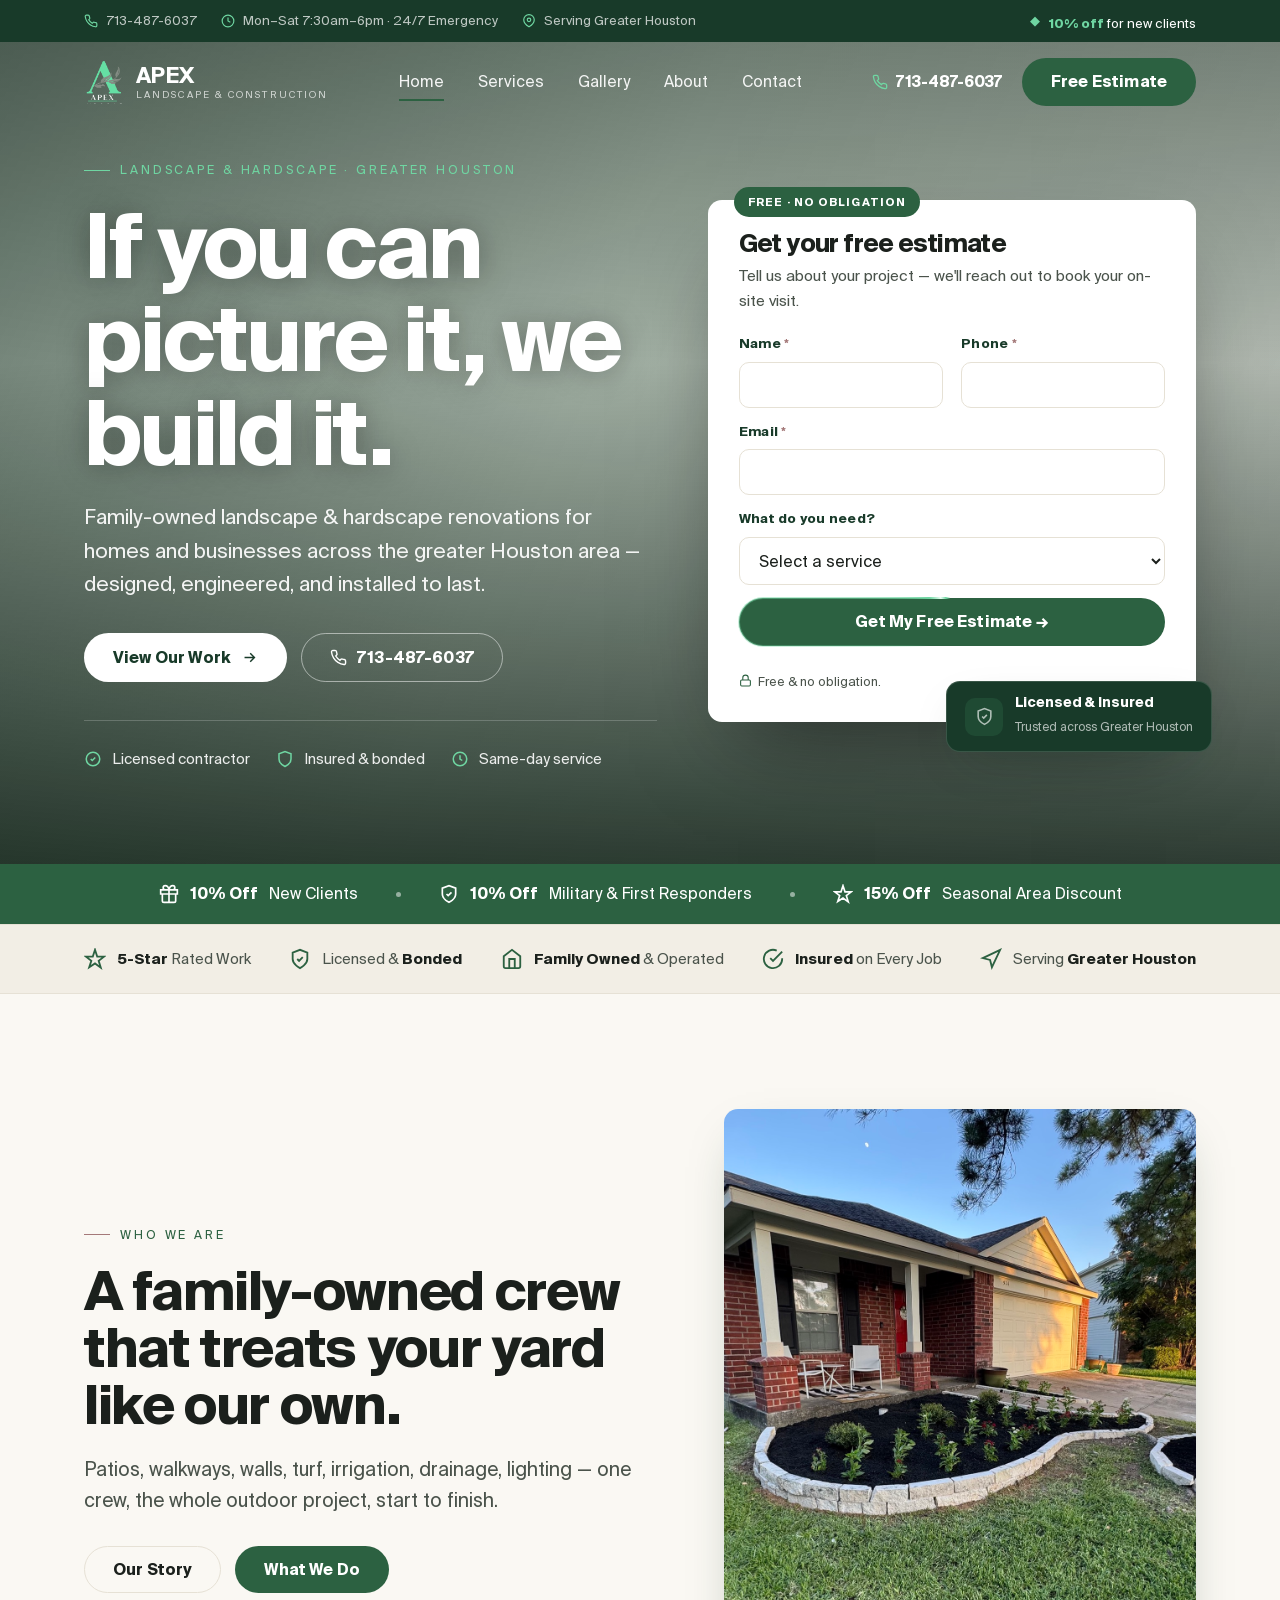
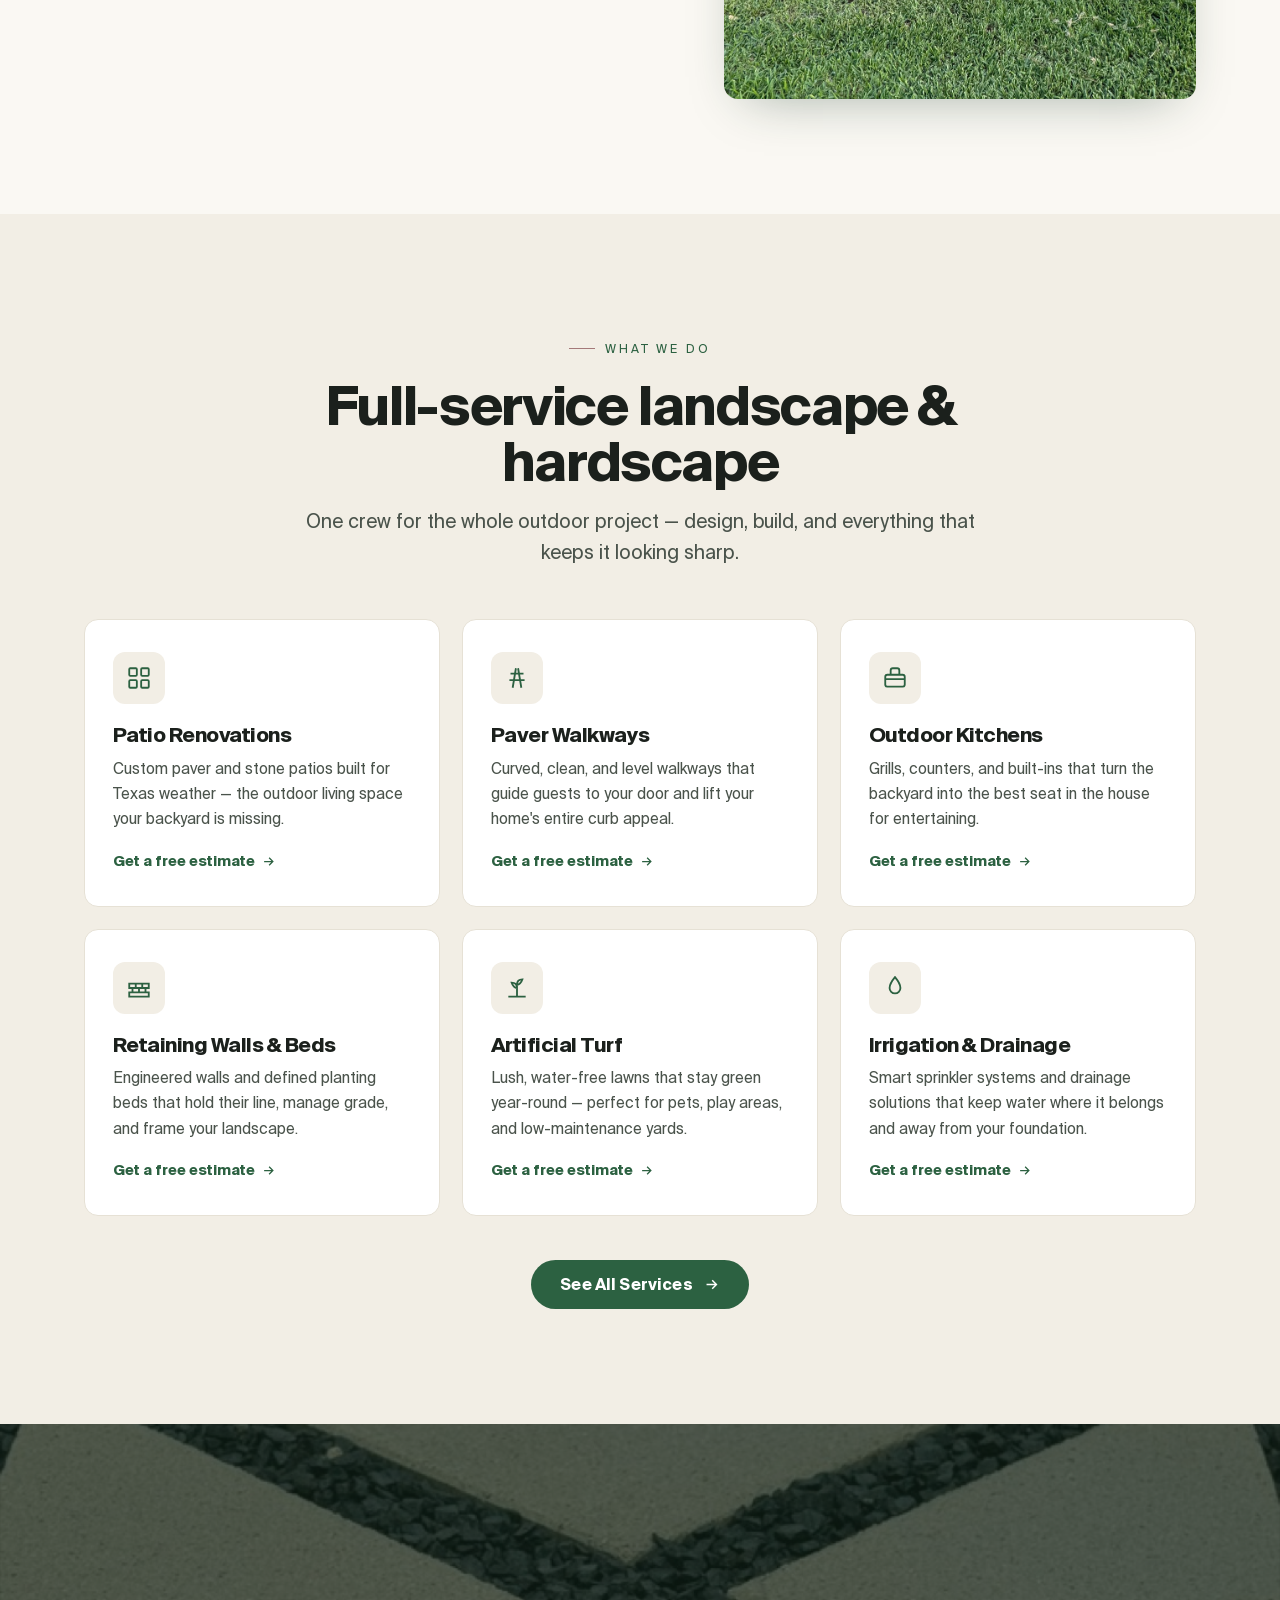
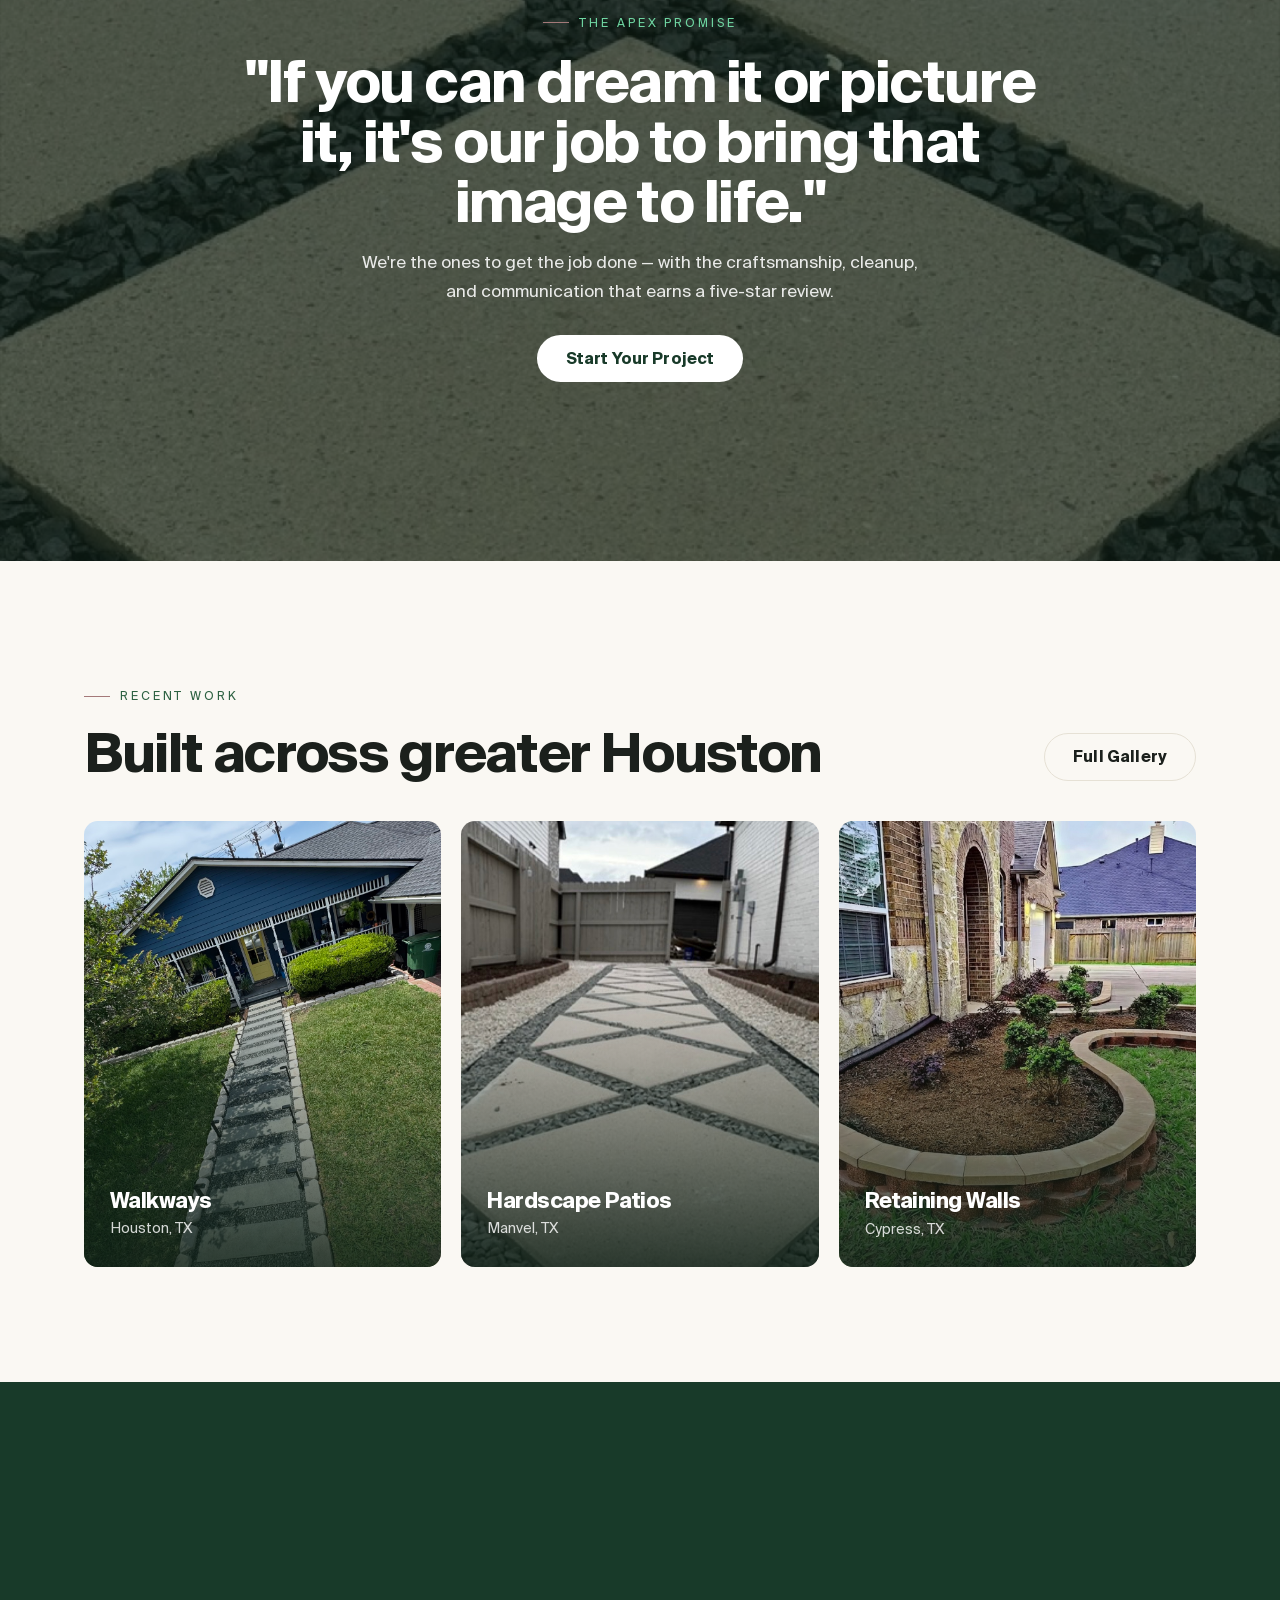
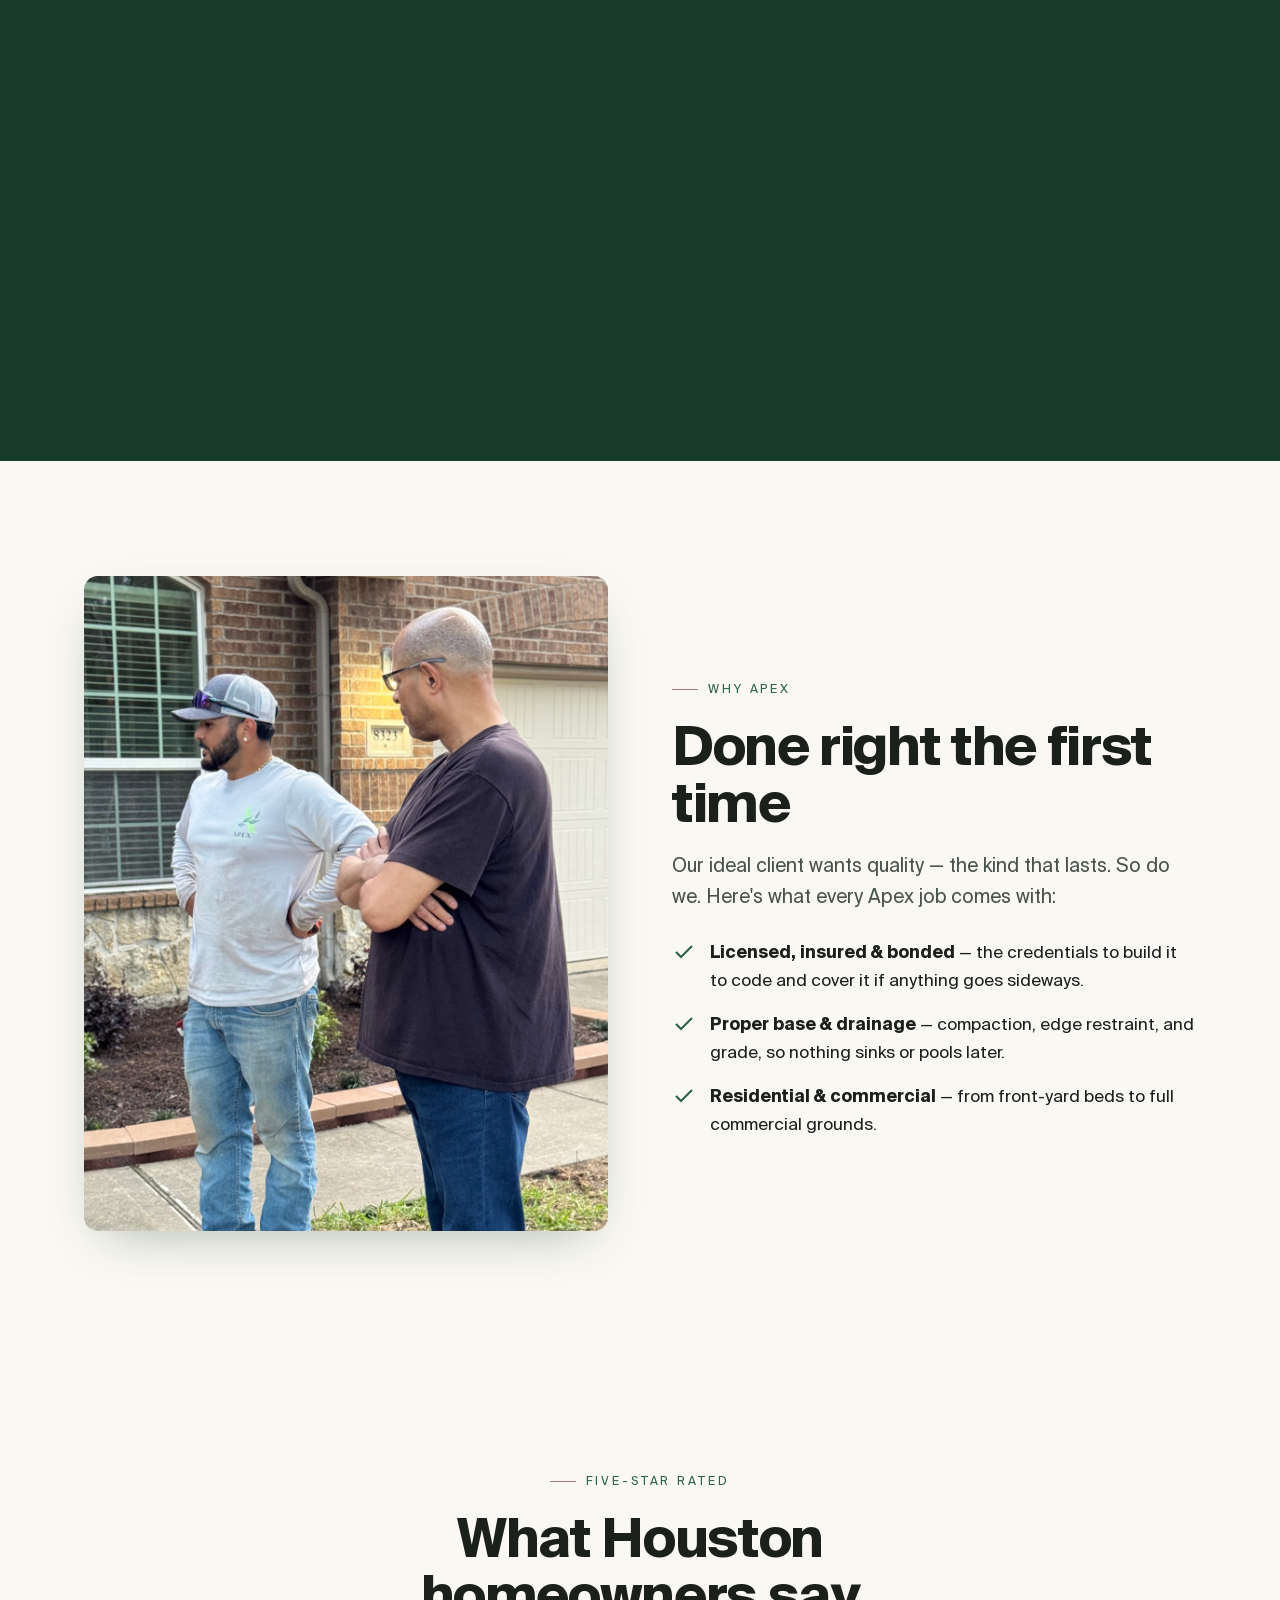
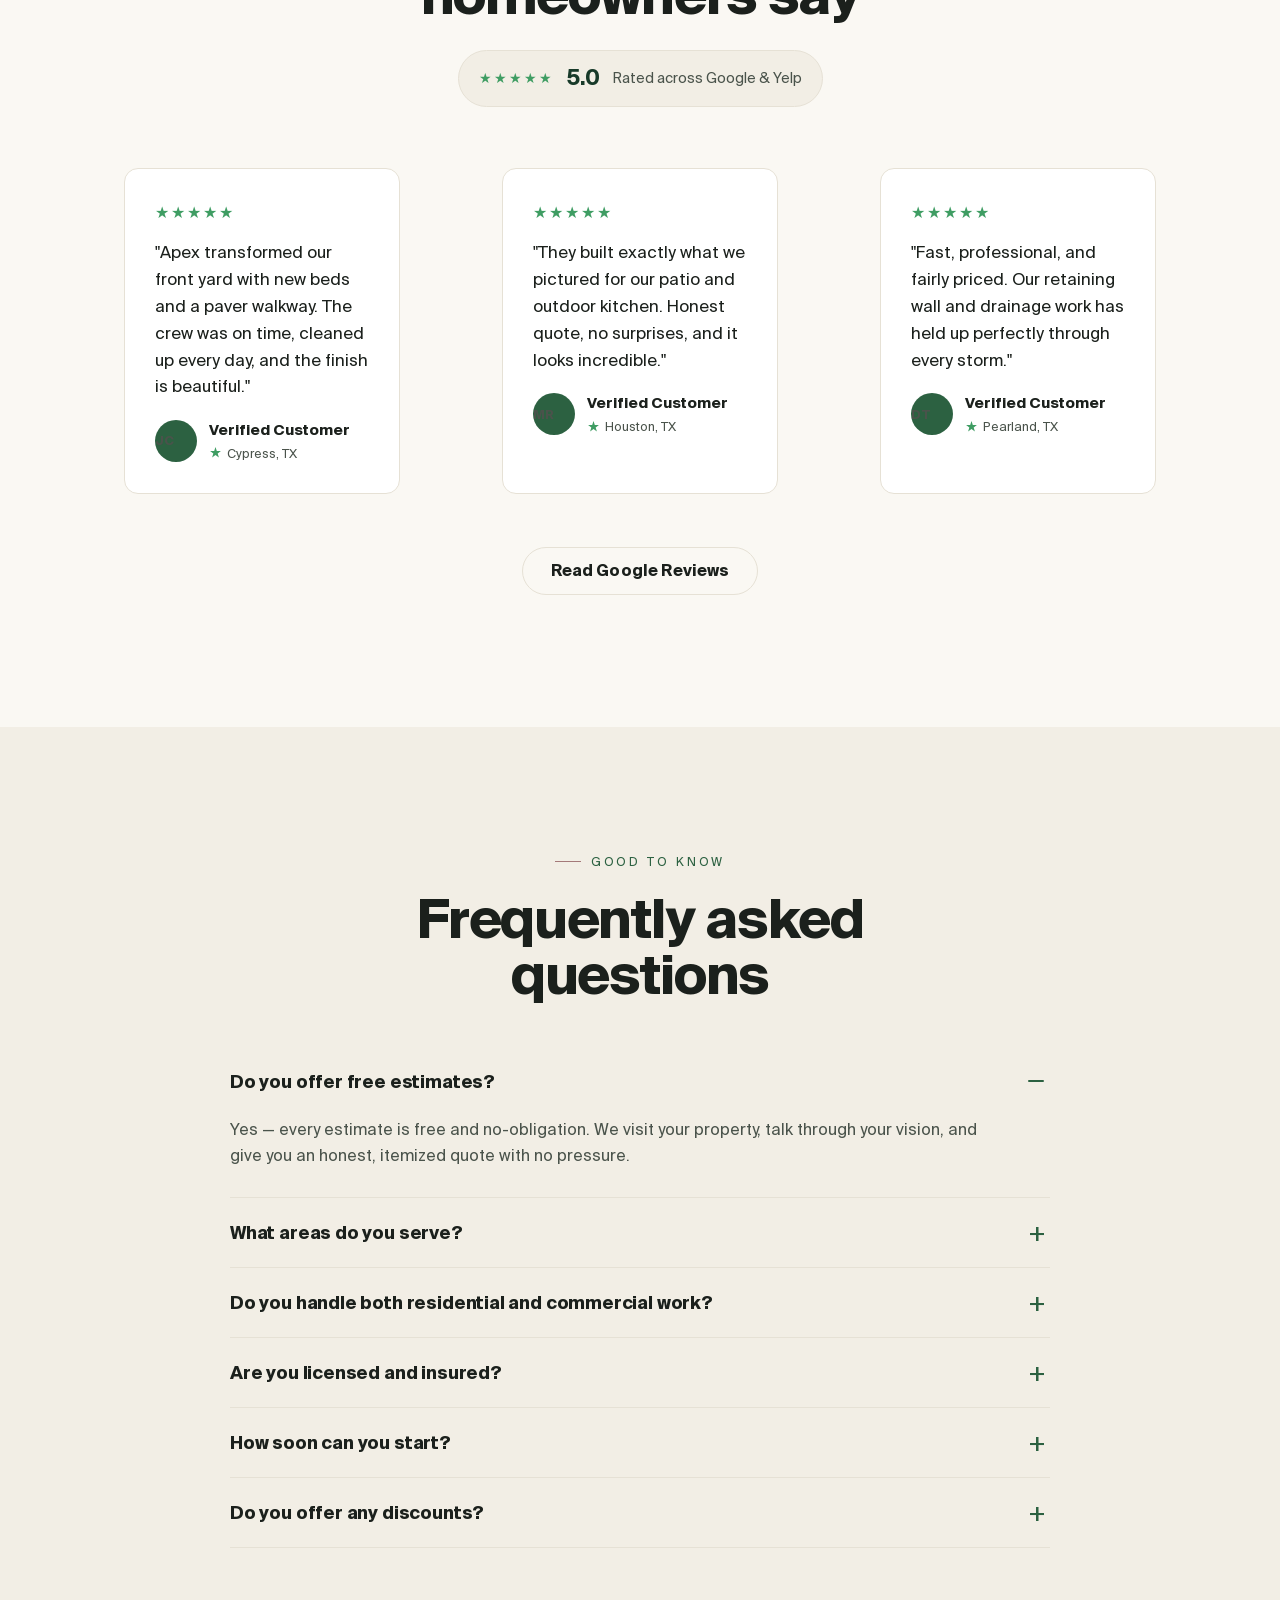
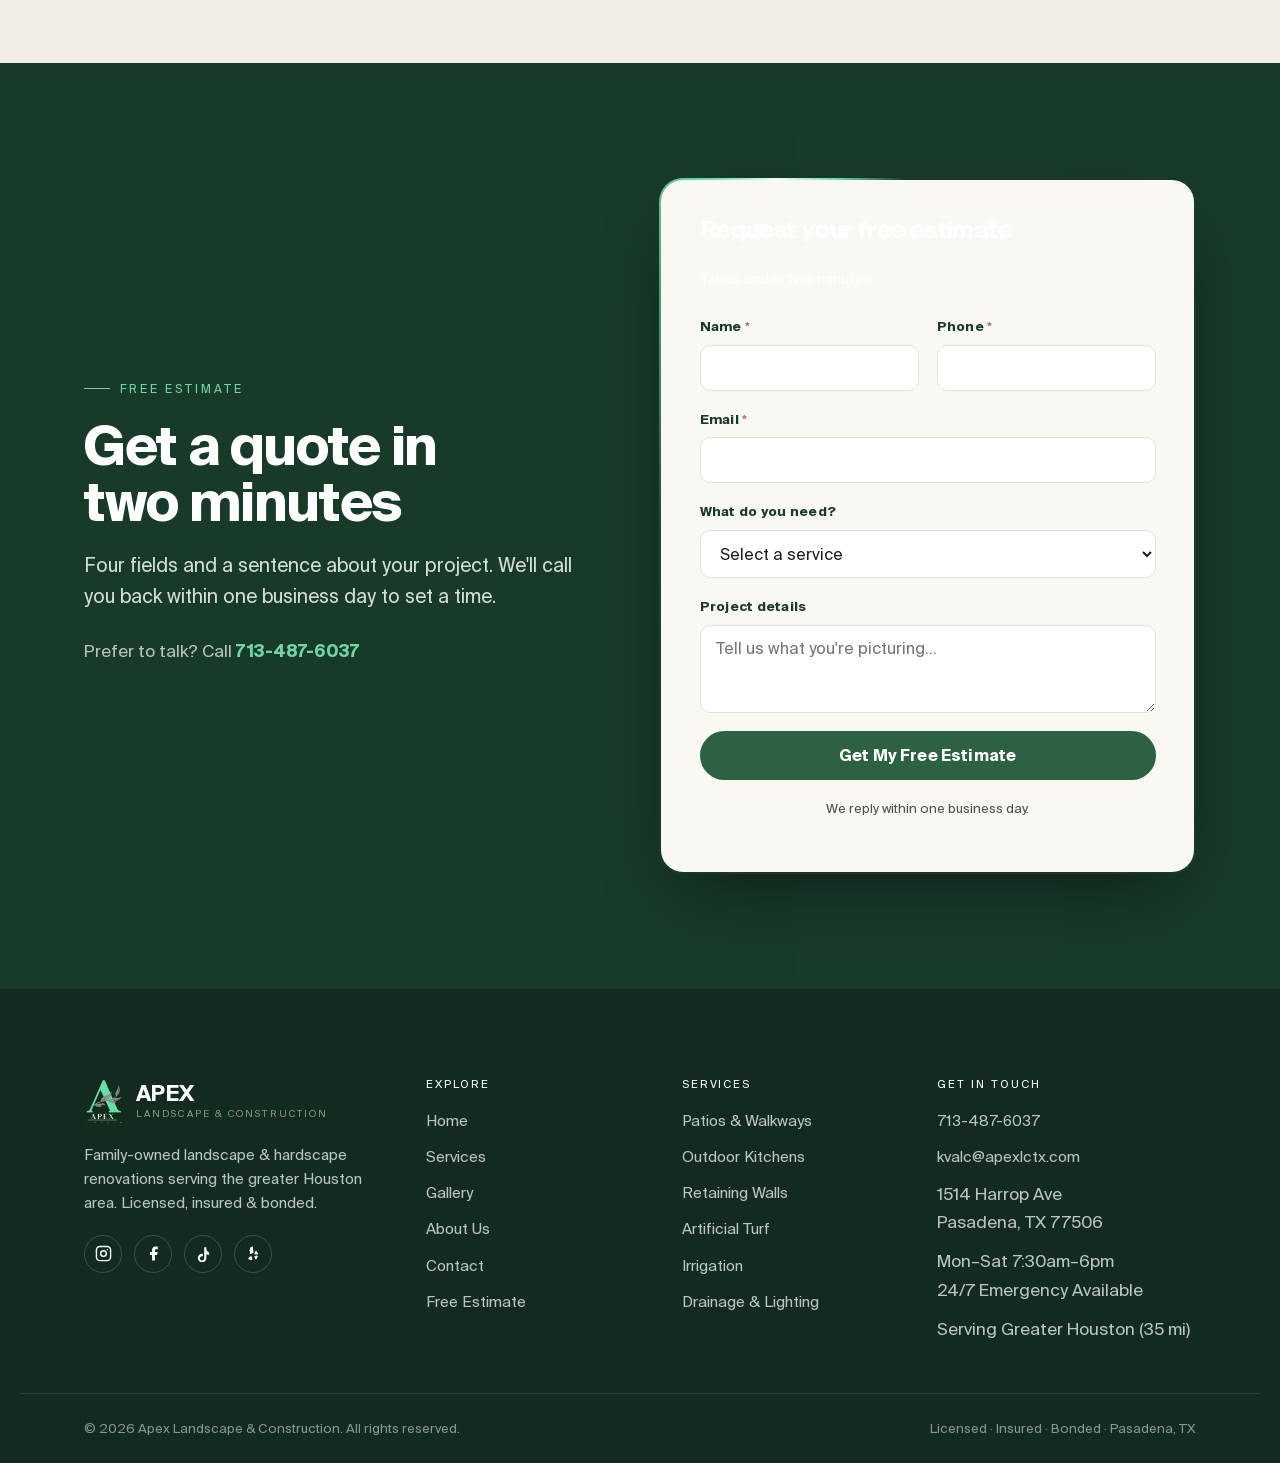
<file: index.html>
<!DOCTYPE html>
<html lang="en">
<head>
<meta charset="UTF-8">
<meta name="viewport" content="width=device-width, initial-scale=1">
<link rel="canonical" href="https://www.apexlctx.com/">
<title>Apex Landscape &amp; Construction — Houston Landscaping &amp; Hardscaping</title>
<meta name="description" content="Family-owned landscape &amp; hardscape renovations serving Greater Houston. Patios, paver walkways, outdoor kitchens, retaining walls, artificial turf &amp; more. Licensed, insured &amp; bonded. Free estimates.">
<link rel="icon" type="image/png" href="assets/img/brand/favicon.png"><link rel="stylesheet" href="assets/css/site.css">
<script type="application/ld+json">
{
  "@context": "https://schema.org",
  "@type": "GeneralContractor",
  "@id": "https://www.apexlctx.com/#business",
  "name": "Apex Landscape & Construction",
  "url": "https://www.apexlctx.com/",
  "telephone": "+1-713-487-6037",
  "email": "kvalc@apexlctx.com",
  "logo": "https://www.apexlctx.com/assets/img/brand/logo-mark-512.png",
  "image": "https://www.apexlctx.com/assets/img/projects/cypress/01.jpg",
  "address": {"@type": "PostalAddress", "streetAddress": "1514 Harrop Ave", "addressLocality": "Pasadena", "addressRegion": "TX", "postalCode": "77506", "addressCountry": "US"},
  "openingHoursSpecification": [
    {"@type": "OpeningHoursSpecification", "dayOfWeek": ["Monday", "Tuesday", "Wednesday", "Thursday", "Friday", "Saturday"], "opens": "07:30", "closes": "18:00"}
  ],
  "areaServed": [
    {"@type": "City", "name": "Houston, TX"},
    {"@type": "City", "name": "Pasadena, TX"},
    {"@type": "City", "name": "Pearland, TX"},
    {"@type": "City", "name": "Cypress, TX"},
    {"@type": "City", "name": "Manvel, TX"},
    {"@type": "City", "name": "Deer Park, TX"},
    {"@type": "City", "name": "Spring, TX"},
    {"@type": "City", "name": "Humble, TX"},
    {"@type": "City", "name": "Sugar Land, TX"},
    {"@type": "City", "name": "Katy, TX"},
    {"@type": "City", "name": "The Woodlands, TX"},
    {"@type": "City", "name": "League City, TX"}
  ]
}
</script>
</head>
<body>

<!-- ============ UTILITY BAR ============ -->
<div class="utility">
  <div class="utility__inner">
    <div class="u-left">
      <span class="u-item"><svg viewBox="0 0 24 24" fill="none" stroke="currentColor" stroke-width="2"><path d="M22 16.92v3a2 2 0 0 1-2.18 2 19.79 19.79 0 0 1-8.63-3.07 19.5 19.5 0 0 1-6-6 19.79 19.79 0 0 1-3.07-8.67A2 2 0 0 1 4.11 2h3a2 2 0 0 1 2 1.72c.13.96.36 1.9.7 2.81a2 2 0 0 1-.45 2.11L8.09 9.91a16 16 0 0 0 6 6l1.27-1.27a2 2 0 0 1 2.11-.45c.9.34 1.85.57 2.81.7A2 2 0 0 1 22 16.92z"/></svg><a href="tel:+17134876037">713-487-6037</a></span>
      <span class="u-item hide-sm"><svg viewBox="0 0 24 24" fill="none" stroke="currentColor" stroke-width="2"><circle cx="12" cy="12" r="10"/><path d="M12 6v6l4 2"/></svg>Mon–Sat 7:30am–6pm · 24/7 Emergency</span>
      <span class="u-item hide-sm"><svg viewBox="0 0 24 24" fill="none" stroke="currentColor" stroke-width="2"><path d="M21 10c0 7-9 12-9 12s-9-5-9-12a9 9 0 0 1 18 0z"/><circle cx="12" cy="10" r="3"/></svg>Serving Greater Houston</span>
    </div>
    <div class="u-offer"><span class="diamond">◆</span>
      <span class="u-rotator">
        <span><b>10% off</b> for new clients</span>
        <span><b>10% off</b> military &amp; first responders</span>
        <span><b>Free</b> on-site estimates &amp; quotes</span>
      </span>
    </div>
  </div>
</div>

<!-- ============ NAV ============ -->
<header class="nav nav--over">
  <div class="nav__inner">
    <a href="index.html" class="brand" aria-label="Apex Landscape &amp; Construction home">
      <img src="assets/img/brand/logo-mark.png" alt="" class="brand__mark">
      <span class="brand__name"><b>APEX</b><span>Landscape &amp; Construction</span></span>
    </a>
    <nav class="nav__links" aria-label="Primary">
      <a href="index.html" class="active">Home</a>
      <a href="services.html">Services</a>
      <a href="gallery.html">Gallery</a>
      <a href="about.html">About</a>
      <a href="contact.html">Contact</a>
    </nav>
    <div class="nav__right">
      <a href="tel:+17134876037" class="nav__phone">
        <svg viewBox="0 0 24 24" fill="none" stroke="currentColor" stroke-width="2"><path d="M22 16.92v3a2 2 0 0 1-2.18 2 19.79 19.79 0 0 1-8.63-3.07 19.5 19.5 0 0 1-6-6 19.79 19.79 0 0 1-3.07-8.67A2 2 0 0 1 4.11 2h3a2 2 0 0 1 2 1.72c.13.96.36 1.9.7 2.81a2 2 0 0 1-.45 2.11L8.09 9.91a16 16 0 0 0 6 6l1.27-1.27a2 2 0 0 1 2.11-.45c.9.34 1.85.57 2.81.7A2 2 0 0 1 22 16.92z"/></svg>
        713-487-6037
      </a>
      <a href="estimate.html" class="btn btn--primary">Free Estimate</a>
    </div>
    <button class="nav__toggle" aria-label="Open menu"><span></span><span></span><span></span></button>
  </div>
</header>

<!-- ============ MOBILE MENU ============ -->
<div class="mobile-menu" id="mobileMenu">
  <button class="mm-close" aria-label="Close menu">&times;</button>
  <a href="index.html">Home</a>
  <a href="services.html">Services</a>
  <a href="gallery.html">Gallery</a>
  <a href="about.html">About</a>
  <a href="contact.html">Contact</a>
  <a href="estimate.html">Free Estimate</a>
  <div class="mm-contact">
    <a href="tel:+17134876037">713-487-6037</a>
    <a href="mailto:kvalc@apexlctx.com">kvalc@apexlctx.com</a>
    <span>Mon–Sat 7:30am–6pm · 24/7 Emergency</span>
  </div>
</div>

<!-- ============ HERO ============ -->
<section class="hero">
  <div class="hero__media">
    <div class="hero__slide"><img src="assets/img/projects/cypress/02.jpg" alt="Curved paver walkway and stone retaining wall beds in front of a Houston-area home"></div>
    <div class="hero__slide"><img src="assets/img/projects/cypress/01.jpg" alt="Curved paver retaining wall bed with fresh mulch and shrubs"></div>
    <div class="hero__slide"><img src="assets/img/projects/manvel/05.jpg" alt="Geometric paver patio with black and cream gravel joints"></div>
    <div class="hero__slide"><img src="assets/img/projects/houston/05.jpg" alt="Stone-bordered gravel and paver front walkway lit at dusk"></div>
  </div>
  <div class="hero__inner">
    <div class="hero__grid">
      <div class="hero-copy">
        <span class="eyebrow">Landscape &amp; Hardscape · Greater Houston</span>
        <h1>If you can picture it, we build it.</h1>
        <p class="hero__sub">Family-owned landscape &amp; hardscape renovations for homes and businesses across the greater Houston area — designed, engineered, and installed to last.</p>
        <div class="btn-row">
          <a href="gallery.html" class="btn btn--light">View Our Work
            <svg viewBox="0 0 24 24" fill="none" stroke="currentColor" stroke-width="2"><path d="M5 12h14M13 6l6 6-6 6"/></svg>
          </a>
          <a href="tel:+17134876037" class="btn btn--outline-light">
            <svg viewBox="0 0 24 24" fill="none" stroke="currentColor" stroke-width="2" width="17" height="17"><path d="M22 16.92v3a2 2 0 0 1-2.18 2 19.79 19.79 0 0 1-8.63-3.07 19.5 19.5 0 0 1-6-6 19.79 19.79 0 0 1-3.07-8.67A2 2 0 0 1 4.11 2h3a2 2 0 0 1 2 1.72c.13.96.36 1.9.7 2.81a2 2 0 0 1-.45 2.11L8.09 9.91a16 16 0 0 0 6 6l1.27-1.27a2 2 0 0 1 2.11-.45c.9.34 1.85.57 2.81.7A2 2 0 0 1 22 16.92z"/></svg>
            713-487-6037
          </a>
        </div>
        <ul class="hero__meta">
          <li><svg viewBox="0 0 24 24" fill="none" stroke="currentColor" stroke-width="2"><path d="M9 12l2 2 4-4"/><circle cx="12" cy="12" r="9"/></svg> Licensed contractor</li>
          <li><svg viewBox="0 0 24 24" fill="none" stroke="currentColor" stroke-width="2"><path d="M12 22s8-4 8-10V5l-8-3-8 3v7c0 6 8 10 8 10z"/></svg> Insured &amp; bonded</li>
          <li><svg viewBox="0 0 24 24" fill="none" stroke="currentColor" stroke-width="2"><circle cx="12" cy="12" r="9"/><path d="M12 7v5l3 2"/></svg> Same-day service</li>
        </ul>
      </div>

      <!-- HERO LEAD FORM -->
      <div class="leadcard">
        <span class="leadcard__tag">Free · No Obligation</span>
        <h3>Get your free estimate</h3>
        <p class="lc-sub">Tell us about your project — we'll reach out to book your on-site visit.</p>
        <form class="form" data-mock data-success="heroSuccess" novalidate>
          <div class="form__row">
            <div class="field"><label for="hn">Name <span class="req">*</span></label><input id="hn" name="name" required></div>
            <div class="field"><label for="hp">Phone <span class="req">*</span></label><input id="hp" type="tel" name="phone" required></div>
          </div>
          <div class="field"><label for="he">Email <span class="req">*</span></label><input id="he" type="email" name="email" required></div>
          <div class="field"><label for="hs">What do you need?</label>
            <select id="hs" name="service">
              <option value="">Select a service</option>
              <option>Patio Renovation</option><option>Paver Walkway</option><option>Outdoor Kitchen</option>
              <option>Retaining Wall / Beds</option><option>Artificial Turf</option><option>Irrigation</option>
              <option>Drainage</option><option>Landscape Lighting</option><option>Design / Not sure yet</option>
            </select>
          </div>
          <div class="hp" aria-hidden="true"><label>Leave blank<input type="text" name="company_website" tabindex="-1" autocomplete="off"></label></div>
          <button type="submit" class="btn btn--primary btn-comet" style="width:100%;justify-content:center;padding-block:15px">Get My Free Estimate →</button>
          <p class="lc-fine" style="margin-top:12px"><svg viewBox="0 0 24 24" fill="none" stroke="currentColor" stroke-width="2"><rect x="3" y="11" width="18" height="11" rx="2"/><path d="M7 11V7a5 5 0 0 1 10 0v4"/></svg>Free &amp; no obligation.</p>
        </form>
        <div class="form-success" id="heroSuccess" style="margin-top:4px">
          <h3 style="font-size:1.2rem">Thanks — we've got it!</h3>
          <p style="margin:0;font-size:.95rem">We'll reach out within one business day to book your free estimate. Or call <a href="tel:+17134876037" style="color:var(--moss);font-weight:600">713-487-6037</a>.</p>
        </div>
        <div class="hero-float">
          <span class="hero-float__ic"><svg viewBox="0 0 24 24" fill="none" stroke="currentColor" stroke-width="2"><path d="M12 22s8-4 8-10V5l-8-3-8 3v7c0 6 8 10 8 10z"/><path d="M9 12l2 2 4-4"/></svg></span>
          <div><b>Licensed &amp; Insured</b><span>Trusted across Greater Houston</span></div>
        </div>
      </div>
    </div>
  </div>
</section>

<!-- ============ OFFER STRIP ============ -->
<div class="offerstrip">
  <div class="offerstrip__inner">
    <span class="o"><svg viewBox="0 0 24 24" fill="none" stroke="currentColor" stroke-width="2"><path d="M20 12v8a2 2 0 0 1-2 2H6a2 2 0 0 1-2-2v-8M2 7h20v5H2zM12 22V7M12 7H7.5a2.5 2.5 0 0 1 0-5C11 2 12 7 12 7zM12 7h4.5a2.5 2.5 0 0 0 0-5C13 2 12 7 12 7z"/></svg><b>10% Off</b> New Clients</span>
    <span class="sep"></span>
    <span class="o"><svg viewBox="0 0 24 24" fill="none" stroke="currentColor" stroke-width="2"><path d="M12 22s8-4 8-10V5l-8-3-8 3v7c0 6 8 10 8 10z"/><path d="M9 12l2 2 4-4"/></svg><b>10% Off</b> Military &amp; First Responders</span>
    <span class="sep"></span>
    <span class="o"><svg viewBox="0 0 24 24" fill="none" stroke="currentColor" stroke-width="2"><path d="M12 2l2.4 7.4H22l-6 4.6 2.3 7.4-6.3-4.6L5.7 21 8 14 2 9.4h7.6z"/></svg><b>15% Off</b> Seasonal Area Discount</span>
  </div>
</div>

<!-- ============ TRUST BAR ============ -->
<div class="trustbar">
  <div class="trustbar__inner">
    <div class="tb-item"><svg viewBox="0 0 24 24" fill="none" stroke="currentColor" stroke-width="2"><path d="M12 2l2.4 7.4H22l-6 4.6 2.3 7.4-6.3-4.6L5.7 21 8 14 2 9.4h7.6z"/></svg><span><b>5-Star</b> Rated Work</span></div>
    <div class="tb-item"><svg viewBox="0 0 24 24" fill="none" stroke="currentColor" stroke-width="2"><path d="M12 22s8-4 8-10V5l-8-3-8 3v7c0 6 8 10 8 10z"/><path d="M9 12l2 2 4-4"/></svg><span>Licensed &amp; <b>Bonded</b></span></div>
    <div class="tb-item"><svg viewBox="0 0 24 24" fill="none" stroke="currentColor" stroke-width="2"><path d="M3 9l9-7 9 7v11a2 2 0 0 1-2 2H5a2 2 0 0 1-2-2z"/><path d="M9 22V12h6v10"/></svg><span><b>Family Owned</b> &amp; Operated</span></div>
    <div class="tb-item"><svg viewBox="0 0 24 24" fill="none" stroke="currentColor" stroke-width="2"><path d="M22 11.08V12a10 10 0 1 1-5.93-9.14"/><path d="M22 4L12 14.01l-3-3"/></svg><span><b>Insured</b> on Every Job</span></div>
    <div class="tb-item"><svg viewBox="0 0 24 24" fill="none" stroke="currentColor" stroke-width="2"><path d="M3 11l19-9-9 19-2-8-8-2z"/></svg><span>Serving <b>Greater Houston</b></span></div>
  </div>
</div>

<!-- ============ INTRO / STORY ============ -->
<section class="section">
  <div class="wrap">
    <div class="split split--wide-text">
      <div class="reveal">
        <span class="eyebrow">Who We Are</span>
        <h2 class="h-lg">A family-owned crew that treats your yard like our own.</h2>
        <p class="lede" style="margin-top:22px">Patios, walkways, walls, turf, irrigation, drainage, lighting — one crew, the whole outdoor project, start to finish.</p>
        <div class="btn-row" style="margin-top:30px">
          <a href="about.html" class="btn btn--ghost">Our Story</a>
          <a href="services.html" class="btn btn--primary">What We Do</a>
        </div>
      </div>
      <div class="split__media reveal" data-d="1">
        <img src="assets/img/projects/northside/06.jpg" alt="Freshly planted stone-bordered front beds at an Apex project">
      </div>
    </div>
  </div>
</section>

<!-- ============ SERVICES ============ -->
<section class="section section--cream" id="services">
  <div class="wrap">
    <div class="section-head section-head--center reveal" style="margin-bottom:52px">
      <span class="eyebrow eyebrow--center">What We Do</span>
      <h2 class="h-lg">Full-service landscape &amp; hardscape</h2>
      <p class="lede" style="margin:16px auto 0">One crew for the whole outdoor project — design, build, and everything that keeps it looking sharp.</p>
    </div>
    <div class="svc-grid">
      <!-- Patios -->
      <a class="svc-card reveal" href="estimate.html?service=patios">
        <div class="svc-card__icon"><svg viewBox="0 0 24 24" fill="none" stroke="currentColor" stroke-width="1.7"><rect x="3" y="3" width="7" height="7" rx="1"/><rect x="14" y="3" width="7" height="7" rx="1"/><rect x="3" y="14" width="7" height="7" rx="1"/><rect x="14" y="14" width="7" height="7" rx="1"/></svg></div>
        <h3>Patio Renovations</h3>
        <p>Custom paver and stone patios built for Texas weather — the outdoor living space your backyard is missing.</p>
        <span class="svc-card__link">Get a free estimate <svg viewBox="0 0 24 24" width="15" height="15" fill="none" stroke="currentColor" stroke-width="2"><path d="M5 12h14M13 6l6 6-6 6"/></svg></span>
      </a>
      <!-- Walkways -->
      <a class="svc-card reveal" data-d="1" href="estimate.html?service=walkways">
        <div class="svc-card__icon"><svg viewBox="0 0 24 24" fill="none" stroke="currentColor" stroke-width="1.7"><path d="M8 21l3-18M16 21l-3-18M6 8h12M5 14h14"/></svg></div>
        <h3>Paver Walkways</h3>
        <p>Curved, clean, and level walkways that guide guests to your door and lift your home's entire curb appeal.</p>
        <span class="svc-card__link">Get a free estimate <svg viewBox="0 0 24 24" width="15" height="15" fill="none" stroke="currentColor" stroke-width="2"><path d="M5 12h14M13 6l6 6-6 6"/></svg></span>
      </a>
      <!-- Outdoor kitchens -->
      <a class="svc-card reveal" data-d="2" href="estimate.html?service=kitchens">
        <div class="svc-card__icon"><svg viewBox="0 0 24 24" fill="none" stroke="currentColor" stroke-width="1.7"><rect x="3" y="9" width="18" height="11" rx="2"/><path d="M3 13h18M8 9V5a2 2 0 0 1 2-2h4a2 2 0 0 1 2 2v4"/></svg></div>
        <h3>Outdoor Kitchens</h3>
        <p>Grills, counters, and built-ins that turn the backyard into the best seat in the house for entertaining.</p>
        <span class="svc-card__link">Get a free estimate <svg viewBox="0 0 24 24" width="15" height="15" fill="none" stroke="currentColor" stroke-width="2"><path d="M5 12h14M13 6l6 6-6 6"/></svg></span>
      </a>
      <!-- Retaining walls -->
      <a class="svc-card reveal" href="estimate.html?service=walls">
        <div class="svc-card__icon"><svg viewBox="0 0 24 24" fill="none" stroke="currentColor" stroke-width="1.7"><path d="M3 8h6v4H3zM15 8h6v4h-6zM9 8h6v4H9zM6 12h6v4H6zM12 12h6v4h-6zM3 16h18v4H3z"/></svg></div>
        <h3>Retaining Walls &amp; Beds</h3>
        <p>Engineered walls and defined planting beds that hold their line, manage grade, and frame your landscape.</p>
        <span class="svc-card__link">Get a free estimate <svg viewBox="0 0 24 24" width="15" height="15" fill="none" stroke="currentColor" stroke-width="2"><path d="M5 12h14M13 6l6 6-6 6"/></svg></span>
      </a>
      <!-- Turf -->
      <a class="svc-card reveal" data-d="1" href="estimate.html?service=turf">
        <div class="svc-card__icon"><svg viewBox="0 0 24 24" fill="none" stroke="currentColor" stroke-width="1.7"><path d="M12 20V9M12 9c0-3 2-5 5-5-1 3-3 5-5 5zM12 12c0-3-2-5-5-5 1 3 3 5 5 5zM4 20h16"/></svg></div>
        <h3>Artificial Turf</h3>
        <p>Lush, water-free lawns that stay green year-round — perfect for pets, play areas, and low-maintenance yards.</p>
        <span class="svc-card__link">Get a free estimate <svg viewBox="0 0 24 24" width="15" height="15" fill="none" stroke="currentColor" stroke-width="2"><path d="M5 12h14M13 6l6 6-6 6"/></svg></span>
      </a>
      <!-- Irrigation -->
      <a class="svc-card reveal" data-d="2" href="estimate.html?service=irrigation,drainage">
        <div class="svc-card__icon"><svg viewBox="0 0 24 24" fill="none" stroke="currentColor" stroke-width="1.7"><path d="M12 2s5 6 5 10a5 5 0 0 1-10 0c0-4 5-10 5-10z"/></svg></div>
        <h3>Irrigation &amp; Drainage</h3>
        <p>Smart sprinkler systems and drainage solutions that keep water where it belongs and away from your foundation.</p>
        <span class="svc-card__link">Get a free estimate <svg viewBox="0 0 24 24" width="15" height="15" fill="none" stroke="currentColor" stroke-width="2"><path d="M5 12h14M13 6l6 6-6 6"/></svg></span>
      </a>
    </div>
    <div class="center" style="margin-top:44px">
      <a href="services.html" class="btn btn--primary">See All Services
        <svg viewBox="0 0 24 24" fill="none" stroke="currentColor" stroke-width="2"><path d="M5 12h14M13 6l6 6-6 6"/></svg>
      </a>
    </div>
  </div>
</section>

<!-- ============ QUOTE BAND ============ -->
<section class="band">
  <div class="band__media"><img src="assets/img/projects/manvel/06.jpg" alt="Detailed geometric paver and gravel patio work"></div>
  <div class="wrap">
    <span class="eyebrow eyebrow--center" style="color:var(--mint);justify-content:center">The Apex Promise</span>
    <h2>"If you can dream it or picture it, it's our job to bring that image to life."</h2>
    <p>We're the ones to get the job done — with the craftsmanship, cleanup, and communication that earns a five-star review.</p>
    <a href="estimate.html" class="btn btn--light">Start Your Project</a>
  </div>
</section>

<!-- ============ FEATURED WORK ============ -->
<section class="section">
  <div class="wrap">
    <div class="section-head reveal" style="display:flex;justify-content:space-between;align-items:flex-end;gap:24px;flex-wrap:wrap;max-width:none;margin-bottom:40px">
      <div>
        <span class="eyebrow">Recent Work</span>
        <h2 class="h-lg">Built across greater Houston</h2>
      </div>
      <a href="gallery.html" class="btn btn--ghost">Full Gallery</a>
    </div>
    <div class="tile-grid">
      <a href="gallery.html" class="tile reveal">
        <img src="assets/img/projects/houston/26.jpg" alt="Stone paver walkway leading to a Houston home">
        <div class="tile__body"><h3>Walkways</h3><p>Houston, TX</p></div>
      </a>
      <a href="gallery.html" class="tile reveal" data-d="1">
        <img src="assets/img/projects/manvel/02.jpg" alt="Diamond-pattern paver patio with black gravel joints">
        <div class="tile__body"><h3>Hardscape Patios</h3><p>Manvel, TX</p></div>
      </a>
      <a href="gallery.html" class="tile reveal" data-d="2">
        <img src="assets/img/projects/cypress/16.jpg" alt="Curved brick retaining wall bed with new shrubs">
        <div class="tile__body"><h3>Retaining Walls</h3><p>Cypress, TX</p></div>
      </a>
    </div>
  </div>
</section>

<!-- ============ PROCESS ============ -->
<section class="section section--forest">
  <div class="wrap">
    <div class="section-head section-head--center reveal" style="margin-bottom:56px">
      <span class="eyebrow eyebrow--center">How It Works</span>
      <h2 class="h-lg">From first look to finished yard</h2>
    </div>
    <div class="steps">
      <div class="step reveal"><h3>Free Estimate</h3><p>We visit your property, listen to your vision, and put together a clear, honest quote — no pressure.</p></div>
      <div class="step reveal" data-d="1"><h3>Design &amp; Plan</h3><p>We map the layout, materials, and timeline so you know exactly what you're getting before we break ground.</p></div>
      <div class="step reveal" data-d="2"><h3>We Build It</h3><p>Our crew handles the whole job — hardscape, planting, irrigation, lighting — and keeps the site clean.</p></div>
      <div class="step reveal" data-d="3"><h3>Walk &amp; Warranty</h3><p>We walk the finished space with you and stand behind the work. Same-day fixes when you need them.</p></div>
    </div>
  </div>
</section>

<!-- ============ WHY APEX ============ -->
<section class="section">
  <div class="wrap">
    <div class="split split--reverse">
      <div class="split__media reveal">
        <img src="assets/img/projects/cypress/05.jpg" alt="Apex team member consulting with a homeowner on a landscaping project">
      </div>
      <div class="reveal" data-d="1">
        <span class="eyebrow">Why Apex</span>
        <h2 class="h-lg">Done right the first time</h2>
        <p class="lede" style="margin-top:20px">Our ideal client wants quality — the kind that lasts. So do we. Here's what every Apex job comes with:</p>
        <ul style="margin-top:26px;display:grid;gap:16px">
          <li style="display:flex;gap:14px;align-items:flex-start"><svg viewBox="0 0 24 24" width="24" height="24" fill="none" stroke="var(--moss)" stroke-width="2" style="flex:none;margin-top:2px"><path d="M20 6L9 17l-5-5"/></svg><div><b>Licensed, insured &amp; bonded</b> — the credentials to build it to code and cover it if anything goes sideways.</div></li>
          <li style="display:flex;gap:14px;align-items:flex-start"><svg viewBox="0 0 24 24" width="24" height="24" fill="none" stroke="var(--moss)" stroke-width="2" style="flex:none;margin-top:2px"><path d="M20 6L9 17l-5-5"/></svg><div><b>Proper base &amp; drainage</b> — compaction, edge restraint, and grade, so nothing sinks or pools later.</div></li>
          <li style="display:flex;gap:14px;align-items:flex-start"><svg viewBox="0 0 24 24" width="24" height="24" fill="none" stroke="var(--moss)" stroke-width="2" style="flex:none;margin-top:2px"><path d="M20 6L9 17l-5-5"/></svg><div><b>Residential &amp; commercial</b> — from front-yard beds to full commercial grounds.</div></li>
        </ul>
      </div>
    </div>
  </div>
</section>

<!-- ============ TESTIMONIALS (PLACEHOLDER — replace with real Google/Yelp reviews) ============ -->
<section class="section">
  <div class="wrap">
    <div class="section-head section-head--center reveal" style="margin-bottom:20px">
      <span class="eyebrow eyebrow--center">Five-Star Rated</span>
      <h2 class="h-lg">What Houston homeowners say</h2>
    </div>
    <div class="center reveal" style="margin-bottom:44px">
      <span class="rv-score"><span class="stars">★★★★★</span><b>5.0</b><span>Rated across Google &amp; Yelp</span></span>
    </div>
    <div class="quote-grid">
      <!-- TODO: swap for verified Google / Yelp reviews (names + text) -->
      <figure class="quote reveal">
        <div class="stars">★★★★★</div>
        <p>"Apex transformed our front yard with new beds and a paver walkway. The crew was on time, cleaned up every day, and the finish is beautiful."</p>
        <div class="quote__by"><span class="quote__av">JC</span><div><b>Verified Customer</b><span><svg viewBox="0 0 24 24" fill="currentColor"><path d="M12 2l2.4 7.4H22l-6 4.6 2.3 7.4-6.3-4.6L5.7 21 8 14 2 9.4h7.6z"/></svg>Cypress, TX</span></div></div>
      </figure>
      <figure class="quote reveal" data-d="1">
        <div class="stars">★★★★★</div>
        <p>"They built exactly what we pictured for our patio and outdoor kitchen. Honest quote, no surprises, and it looks incredible."</p>
        <div class="quote__by"><span class="quote__av">MR</span><div><b>Verified Customer</b><span><svg viewBox="0 0 24 24" fill="currentColor"><path d="M12 2l2.4 7.4H22l-6 4.6 2.3 7.4-6.3-4.6L5.7 21 8 14 2 9.4h7.6z"/></svg>Houston, TX</span></div></div>
      </figure>
      <figure class="quote reveal" data-d="2">
        <div class="stars">★★★★★</div>
        <p>"Fast, professional, and fairly priced. Our retaining wall and drainage work has held up perfectly through every storm."</p>
        <div class="quote__by"><span class="quote__av">DT</span><div><b>Verified Customer</b><span><svg viewBox="0 0 24 24" fill="currentColor"><path d="M12 2l2.4 7.4H22l-6 4.6 2.3 7.4-6.3-4.6L5.7 21 8 14 2 9.4h7.6z"/></svg>Pearland, TX</span></div></div>
      </figure>
    </div>
    <p class="center" style="margin-top:36px">
      <a href="https://share.google/893ZIkRAJQhtpl8PV" target="_blank" rel="noopener" class="btn btn--ghost">Read Google Reviews</a>
    </p>
  </div>
</section>

<!-- ============ FAQ ============ -->
<section class="section section--cream">
  <div class="wrap">
    <div class="section-head section-head--center reveal" style="margin-bottom:44px">
      <span class="eyebrow eyebrow--center">Good to Know</span>
      <h2 class="h-lg">Frequently asked questions</h2>
    </div>
    <div class="faq reveal">
      <div class="faq-item open">
        <button class="faq-q">Do you offer free estimates?</button>
        <div class="faq-a"><p>Yes — every estimate is free and no-obligation. We visit your property, talk through your vision, and give you an honest, itemized quote with no pressure.</p></div>
      </div>
      <div class="faq-item">
        <button class="faq-q">What areas do you serve?</button>
        <div class="faq-a"><p>We cover a 35-mile radius across the greater Houston area from our home base in Pasadena — including Houston, Pearland, Cypress, Manvel, Deer Park, Spring, Humble, Sugar Land, Katy and more. Not sure if you're in range? Just ask.</p></div>
      </div>
      <div class="faq-item">
        <button class="faq-q">Do you handle both residential and commercial work?</button>
        <div class="faq-a"><p>Both. From a single front-yard planting bed to full commercial grounds, we scale to the project and bring the same craftsmanship to every job.</p></div>
      </div>
      <div class="faq-item">
        <button class="faq-q">Are you licensed and insured?</button>
        <div class="faq-a"><p>Yes. Apex is a licensed landscape contractor, fully insured and bonded — so your property and our team are protected on every job.</p></div>
      </div>
      <div class="faq-item">
        <button class="faq-q">How soon can you start?</button>
        <div class="faq-a"><p>We offer same-day service and 24/7 emergency availability. After your free estimate, we'll give you a clear timeline for your project before we break ground.</p></div>
      </div>
      <div class="faq-item">
        <button class="faq-q">Do you offer any discounts?</button>
        <div class="faq-a"><p>We do — 10% off for new clients, 10% off for military and first responders, plus a rotating seasonal 15% area discount across the Houston metro. Ask us which offers you qualify for.</p></div>
      </div>
    </div>
  </div>
</section>

<!-- ============ QUICK ESTIMATE FORM (comet trace) ============ -->
<section class="section section--forest">
  <div class="wrap">
    <div class="quickform">
      <div class="reveal">
        <span class="eyebrow">Free Estimate</span>
        <h2 class="h-lg">Get a quote in<br>two minutes</h2>
        <p class="lede" style="margin-top:20px;color:rgba(255,255,255,.82)">Four fields and a sentence about your project. We'll call you back within one business day to set a time.</p>
        <p style="margin-top:26px;color:rgba(255,255,255,.7)">Prefer to talk? Call <a href="tel:+17134876037" style="color:var(--mint);font-weight:600">713-487-6037</a></p>
      </div>

      <div class="reveal" data-d="1">
        <div class="comet-card">
          <div class="comet-card__inner">
            <form class="form" data-mock data-success="quickSuccess" novalidate>
              <h3>Request your free estimate</h3>
              <p class="muted" style="margin-bottom:6px;font-size:.94rem">Takes under two minutes.</p>
              <div class="form__row">
                <div class="field"><label for="qn">Name <span class="req">*</span></label><input id="qn" name="name" required></div>
                <div class="field"><label for="qp">Phone <span class="req">*</span></label><input id="qp" type="tel" name="phone" required></div>
              </div>
              <div class="field field--full"><label for="qe">Email <span class="req">*</span></label><input id="qe" type="email" name="email" required></div>
              <div class="field field--full"><label for="qs">What do you need?</label>
                <select id="qs" name="service">
                  <option value="">Select a service</option>
                  <option>Patio Renovation</option><option>Paver Walkway</option><option>Outdoor Kitchen</option>
                  <option>Retaining Wall / Beds</option><option>Artificial Turf</option><option>Irrigation</option>
                  <option>Drainage</option><option>Landscape Lighting</option><option>Design / Not sure yet</option>
                </select>
              </div>
              <div class="field field--full"><label for="qm">Project details</label><textarea id="qm" name="message" rows="3" placeholder="Tell us what you're picturing…" style="min-height:88px"></textarea></div>
              <div class="hp" aria-hidden="true"><label>Leave blank<input type="text" name="company_website" tabindex="-1" autocomplete="off"></label></div>
              <button type="submit" class="btn btn--primary" style="width:100%;justify-content:center;padding-block:16px">Get My Free Estimate</button>
              <p class="form__note" style="text-align:center">We reply within one business day.</p>
            </form>
            <div class="form-success" id="quickSuccess">
              <h3>Thanks — request received!</h3>
              <p style="margin:0">We'll reach out within one business day to confirm your free on-site estimate. Need us sooner? Call <a href="tel:+17134876037" style="color:var(--moss);font-weight:600">713-487-6037</a>.</p>
            </div>
          </div>
        </div>
      </div>
    </div>
  </div>
</section>

<!-- ============ FOOTER ============ -->
<footer class="footer">
  <div class="footer__top">
    <div class="footer__brand">
      <a href="index.html" class="brand">
        <img src="assets/img/brand/logo-mark.png" alt="" class="brand__mark">
        <span class="brand__name"><b>APEX</b><span>Landscape &amp; Construction</span></span>
      </a>
      <p>Family-owned landscape &amp; hardscape renovations serving the greater Houston area. Licensed, insured &amp; bonded.</p>
      <div class="footer__socials">
        <a href="https://instagram.com/apexlctx" target="_blank" rel="noopener" aria-label="Instagram"><svg viewBox="0 0 24 24" fill="none" stroke="currentColor" stroke-width="2"><rect x="2" y="2" width="20" height="20" rx="5"/><circle cx="12" cy="12" r="4"/><circle cx="17.5" cy="6.5" r="1" fill="currentColor" stroke="none"/></svg></a>
        <a href="https://www.facebook.com/p/Apex-Landscape-Construction-61576820129948/" target="_blank" rel="noopener" aria-label="Facebook"><svg viewBox="0 0 24 24" fill="currentColor"><path d="M18 2h-3a5 5 0 0 0-5 5v3H7v4h3v8h4v-8h3l1-4h-4V7a1 1 0 0 1 1-1h3z"/></svg></a>
        <a href="https://tiktok.com/@apexlctx" target="_blank" rel="noopener" aria-label="TikTok"><svg viewBox="0 0 24 24" fill="currentColor"><path d="M16 3v3.5a5.5 5.5 0 0 0 4 4V14a8.5 8.5 0 0 1-4-1v5.5a6 6 0 1 1-6-6c.3 0 .7 0 1 .1V16a3 3 0 1 0 2 2.8V3z"/></svg></a>
        <a href="https://www.yelp.com/biz/apex-landscape-and-construction-pasadena" target="_blank" rel="noopener" aria-label="Yelp"><svg viewBox="0 0 24 24" fill="currentColor"><path d="M11 2c-2 .4-4 1.2-4 2.5V13l5-2zM9 15l-4 3c-.8.6-.5 2 .5 2.3l3.5 1c1 .3 1.8-.7 1.4-1.6l-1.4-3.7zM13 16l1.5 3.7c.4.9 1.5.7 1.9-.2l1.6-3.2c.4-.8-.3-1.7-1.2-1.5zM13 13l4 .5c1 .1 1.7-.9 1.2-1.8l-1.8-3c-.5-.9-1.9-.6-2 .4zM11 12l-3-5c-.6-1-2-.6-2.2.5"/></svg></a>
      </div>
    </div>
    <div class="footer__col">
      <h4>Explore</h4>
      <a href="index.html">Home</a>
      <a href="services.html">Services</a>
      <a href="gallery.html">Gallery</a>
      <a href="about.html">About Us</a>
      <a href="contact.html">Contact</a>
      <a href="estimate.html">Free Estimate</a>
    </div>
    <div class="footer__col">
      <h4>Services</h4>
      <a href="services.html">Patios &amp; Walkways</a>
      <a href="services.html">Outdoor Kitchens</a>
      <a href="services.html">Retaining Walls</a>
      <a href="services.html">Artificial Turf</a>
      <a href="services.html">Irrigation</a>
      <a href="services.html">Drainage &amp; Lighting</a>
    </div>
    <div class="footer__col">
      <h4>Get In Touch</h4>
      <a href="tel:+17134876037">713-487-6037</a>
      <a href="mailto:kvalc@apexlctx.com">kvalc@apexlctx.com</a>
      <span style="display:block;margin-bottom:11px">1514 Harrop Ave<br>Pasadena, TX 77506</span>
      <span style="display:block;margin-bottom:11px">Mon–Sat 7:30am–6pm<br>24/7 Emergency Available</span>
      <span style="display:block">Serving Greater Houston (35 mi)</span>
    </div>
  </div>
  <div class="footer__bottom">
    <span>© <span data-year>2026</span> Apex Landscape &amp; Construction. All rights reserved.</span>
    <span>Licensed · Insured · Bonded · Pasadena, TX</span>
  </div>
</footer>

<script src="assets/js/site.js"></script>
</body>
</html>
</file>
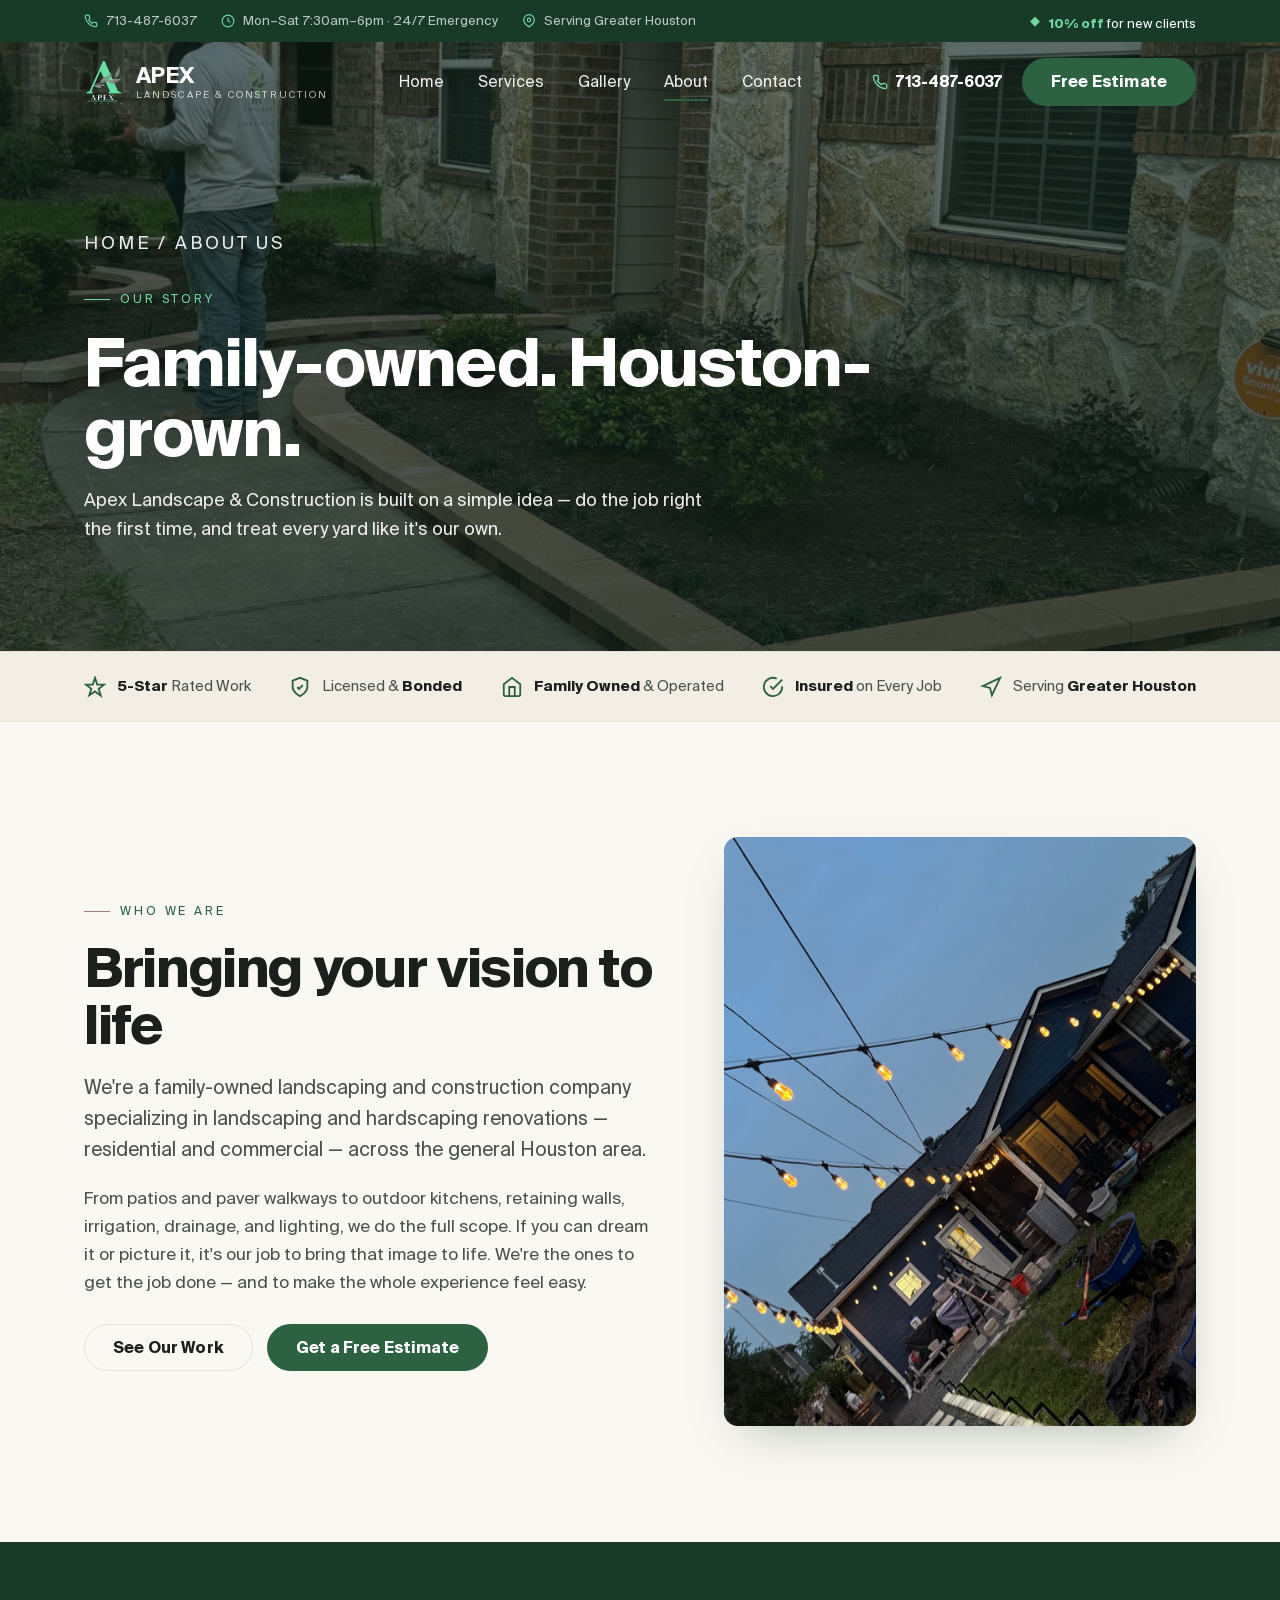
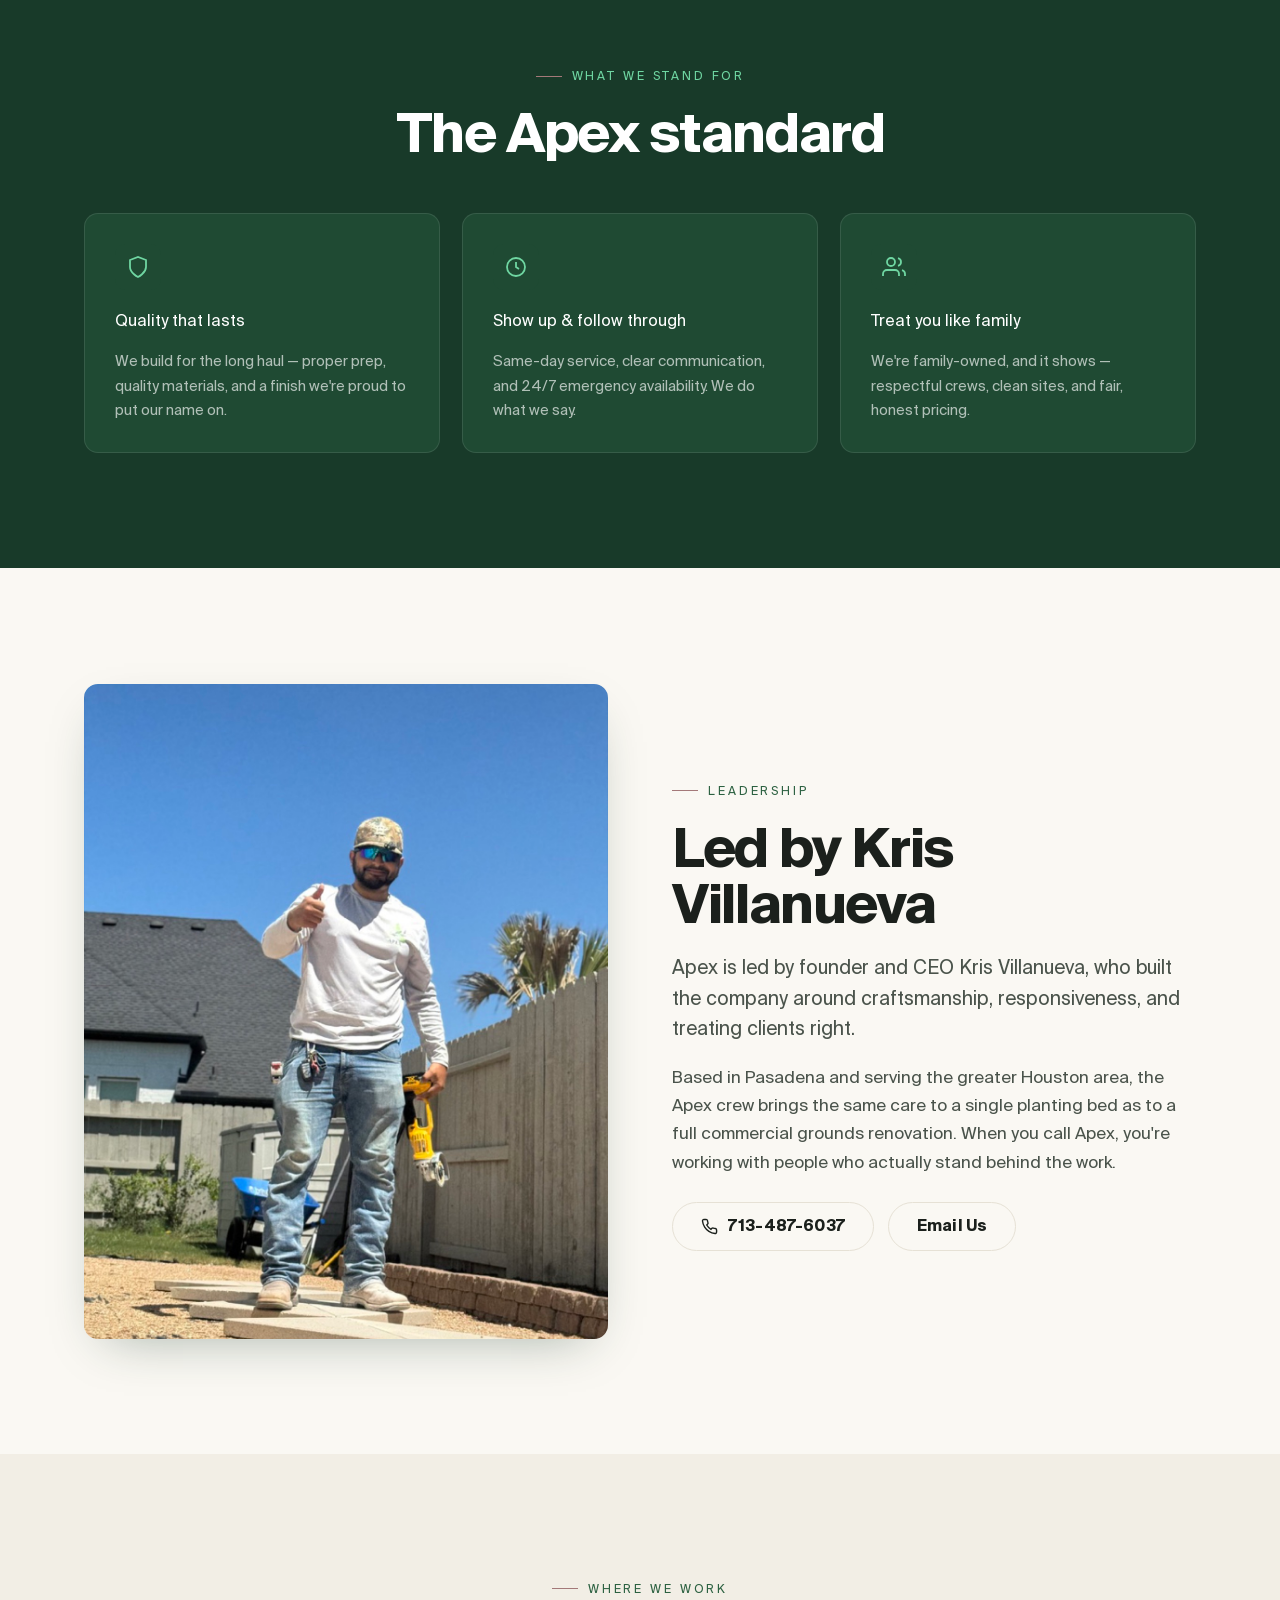
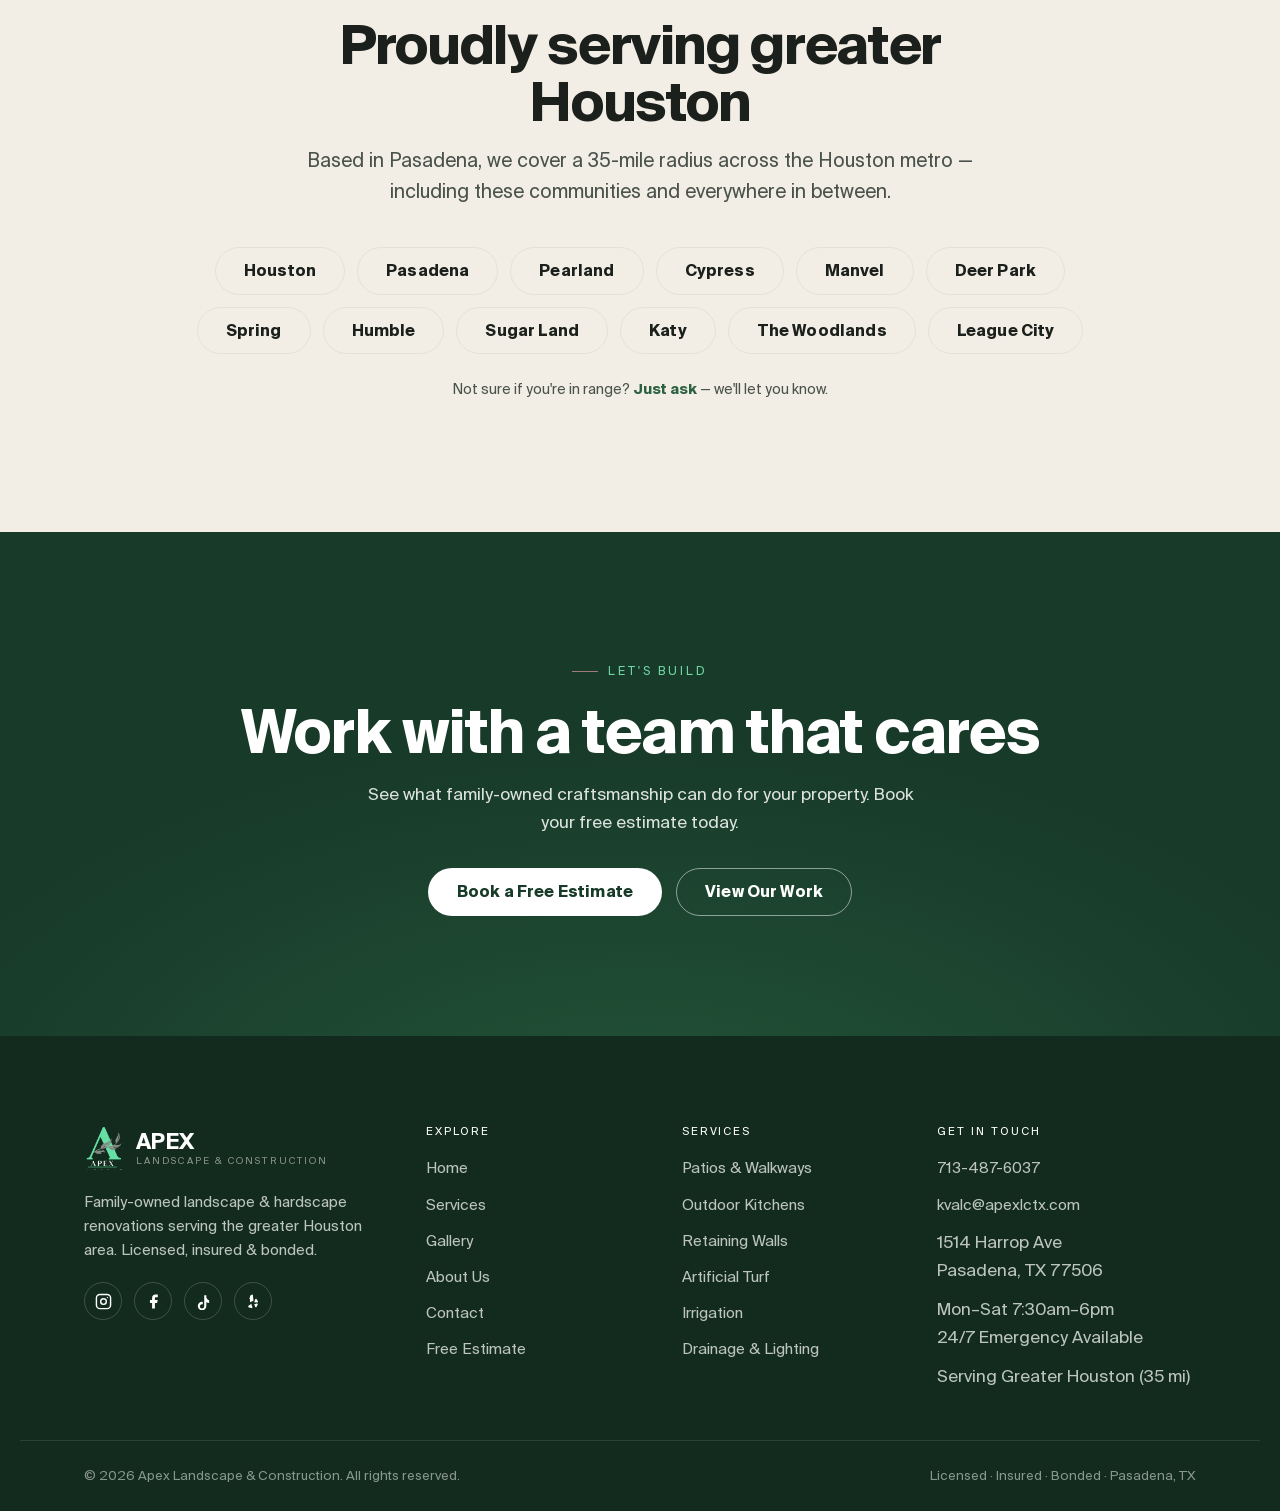
<file: about.html>
<!DOCTYPE html>
<html lang="en">
<head>
<meta charset="UTF-8">
<meta name="viewport" content="width=device-width, initial-scale=1">
<link rel="canonical" href="https://www.apexlctx.com/about.html">
<title>About Us — Apex Landscape &amp; Construction | Family-Owned, Houston</title>
<meta name="description" content="Apex Landscape &amp; Construction is a family-owned, licensed &amp; insured landscape and hardscape company serving the greater Houston area. Meet the team behind the work.">
<link rel="icon" type="image/png" href="assets/img/brand/favicon.png"><link rel="stylesheet" href="assets/css/site.css">
</head>
<body>

<!-- ============ UTILITY BAR ============ -->
<div class="utility">
  <div class="utility__inner">
    <div class="u-left">
      <span class="u-item"><svg viewBox="0 0 24 24" fill="none" stroke="currentColor" stroke-width="2"><path d="M22 16.92v3a2 2 0 0 1-2.18 2 19.79 19.79 0 0 1-8.63-3.07 19.5 19.5 0 0 1-6-6 19.79 19.79 0 0 1-3.07-8.67A2 2 0 0 1 4.11 2h3a2 2 0 0 1 2 1.72c.13.96.36 1.9.7 2.81a2 2 0 0 1-.45 2.11L8.09 9.91a16 16 0 0 0 6 6l1.27-1.27a2 2 0 0 1 2.11-.45c.9.34 1.85.57 2.81.7A2 2 0 0 1 22 16.92z"/></svg><a href="tel:+17134876037">713-487-6037</a></span>
      <span class="u-item hide-sm"><svg viewBox="0 0 24 24" fill="none" stroke="currentColor" stroke-width="2"><circle cx="12" cy="12" r="10"/><path d="M12 6v6l4 2"/></svg>Mon–Sat 7:30am–6pm · 24/7 Emergency</span>
      <span class="u-item hide-sm"><svg viewBox="0 0 24 24" fill="none" stroke="currentColor" stroke-width="2"><path d="M21 10c0 7-9 12-9 12s-9-5-9-12a9 9 0 0 1 18 0z"/><circle cx="12" cy="10" r="3"/></svg>Serving Greater Houston</span>
    </div>
    <div class="u-offer"><span class="diamond">◆</span>
      <span class="u-rotator">
        <span><b>10% off</b> for new clients</span>
        <span><b>10% off</b> military &amp; first responders</span>
        <span><b>Free</b> on-site estimates &amp; quotes</span>
      </span>
    </div>
  </div>
</div>

<!-- ============ NAV ============ -->
<header class="nav nav--over">
  <div class="nav__inner">
    <a href="index.html" class="brand" aria-label="Apex Landscape &amp; Construction home">
      <img src="assets/img/brand/logo-mark.png" alt="" class="brand__mark">
      <span class="brand__name"><b>APEX</b><span>Landscape &amp; Construction</span></span>
    </a>
    <nav class="nav__links" aria-label="Primary">
      <a href="index.html">Home</a><a href="services.html">Services</a><a href="gallery.html">Gallery</a><a href="about.html" class="active">About</a><a href="contact.html">Contact</a>
    </nav>
    <div class="nav__right">
      <a href="tel:+17134876037" class="nav__phone"><svg viewBox="0 0 24 24" fill="none" stroke="currentColor" stroke-width="2"><path d="M22 16.92v3a2 2 0 0 1-2.18 2 19.79 19.79 0 0 1-8.63-3.07 19.5 19.5 0 0 1-6-6 19.79 19.79 0 0 1-3.07-8.67A2 2 0 0 1 4.11 2h3a2 2 0 0 1 2 1.72c.13.96.36 1.9.7 2.81a2 2 0 0 1-.45 2.11L8.09 9.91a16 16 0 0 0 6 6l1.27-1.27a2 2 0 0 1 2.11-.45c.9.34 1.85.57 2.81.7A2 2 0 0 1 22 16.92z"/></svg>713-487-6037</a>
      <a href="estimate.html" class="btn btn--primary">Free Estimate</a>
    </div>
    <button class="nav__toggle" aria-label="Open menu"><span></span><span></span><span></span></button>
  </div>
</header>
<div class="mobile-menu" id="mobileMenu">
  <button class="mm-close" aria-label="Close menu">&times;</button>
  <a href="index.html">Home</a><a href="services.html">Services</a><a href="gallery.html">Gallery</a><a href="about.html">About</a><a href="contact.html">Contact</a><a href="estimate.html">Free Estimate</a>
  <div class="mm-contact"><a href="tel:+17134876037">713-487-6037</a><a href="mailto:kvalc@apexlctx.com">kvalc@apexlctx.com</a><span>Mon–Sat 7:30am–6pm · 24/7 Emergency</span></div>
</div>

<!-- ============ PAGE HERO ============ -->
<section class="phero">
  <div class="phero__media"><img src="assets/img/projects/cypress/15.jpg" alt="Finished paver walkway at a Cypress home"></div>
  <div class="wrap">
    <p class="crumbs"><a href="index.html">Home</a> / About Us</p>
    <span class="eyebrow">Our Story</span>
    <h1>Family-owned. Houston-grown.</h1>
    <p>Apex Landscape &amp; Construction is built on a simple idea — do the job right the first time, and treat every yard like it's our own.</p>
  </div>
</section>

<!-- ============ TRUST BAR ============ -->
<div class="trustbar">
  <div class="trustbar__inner">
    <div class="tb-item"><svg viewBox="0 0 24 24" fill="none" stroke="currentColor" stroke-width="2"><path d="M12 2l2.4 7.4H22l-6 4.6 2.3 7.4-6.3-4.6L5.7 21 8 14 2 9.4h7.6z"/></svg><span><b>5-Star</b> Rated Work</span></div>
    <div class="tb-item"><svg viewBox="0 0 24 24" fill="none" stroke="currentColor" stroke-width="2"><path d="M12 22s8-4 8-10V5l-8-3-8 3v7c0 6 8 10 8 10z"/><path d="M9 12l2 2 4-4"/></svg><span>Licensed &amp; <b>Bonded</b></span></div>
    <div class="tb-item"><svg viewBox="0 0 24 24" fill="none" stroke="currentColor" stroke-width="2"><path d="M3 9l9-7 9 7v11a2 2 0 0 1-2 2H5a2 2 0 0 1-2-2z"/><path d="M9 22V12h6v10"/></svg><span><b>Family Owned</b> &amp; Operated</span></div>
    <div class="tb-item"><svg viewBox="0 0 24 24" fill="none" stroke="currentColor" stroke-width="2"><path d="M22 11.08V12a10 10 0 1 1-5.93-9.14"/><path d="M22 4L12 14.01l-3-3"/></svg><span><b>Insured</b> on Every Job</span></div>
    <div class="tb-item"><svg viewBox="0 0 24 24" fill="none" stroke="currentColor" stroke-width="2"><path d="M3 11l19-9-9 19-2-8-8-2z"/></svg><span>Serving <b>Greater Houston</b></span></div>
  </div>
</div>


<!-- ============ STORY ============ -->
<section class="section">
  <div class="wrap">
    <div class="split split--wide-text">
      <div class="reveal">
        <span class="eyebrow">Who We Are</span>
        <h2 class="h-lg">Bringing your vision to life</h2>
        <p class="lede" style="margin-top:20px">We're a family-owned landscaping and construction company specializing in landscaping and hardscaping renovations — residential and commercial — across the general Houston area.</p>
        <p style="margin-top:16px;color:var(--ink-soft)">From patios and paver walkways to outdoor kitchens, retaining walls, irrigation, drainage, and lighting, we do the full scope. If you can dream it or picture it, it's our job to bring that image to life. We're the ones to get the job done — and to make the whole experience feel easy.</p>
        <div class="btn-row" style="margin-top:28px">
          <a href="gallery.html" class="btn btn--ghost">See Our Work</a>
          <a href="estimate.html" class="btn btn--primary">Get a Free Estimate</a>
        </div>
      </div>
      <div class="split__media reveal" data-d="1"><img src="assets/img/projects/houston/12.jpg" alt="Backyard gravel patio with string lighting in the evening"></div>
    </div>
  </div>
</section>

<!-- ============ VALUES ============ -->
<section class="section section--forest">
  <div class="wrap">
    <div class="section-head section-head--center reveal" style="margin-bottom:52px">
      <span class="eyebrow eyebrow--center">What We Stand For</span>
      <h2 class="h-lg">The Apex standard</h2>
    </div>
    <div class="svc-grid">
      <article class="quote reveal" style="text-align:left">
        <div style="width:46px;height:46px;border-radius:11px;background:var(--forest-2);color:var(--mint);display:grid;place-items:center;margin-bottom:18px"><svg viewBox="0 0 24 24" width="24" height="24" fill="none" stroke="currentColor" stroke-width="1.8"><path d="M12 22s8-4 8-10V5l-8-3-8 3v7c0 6 8 10 8 10z"/></svg></div>
        <p style="font-style:normal;font-family:var(--sans);font-size:1rem;color:#fff">Quality that lasts</p>
        <cite style="color:rgba(255,255,255,.65);font-family:var(--sans);font-weight:400;font-size:.92rem;margin-top:8px">We build for the long haul — proper prep, quality materials, and a finish we're proud to put our name on.</cite>
      </article>
      <article class="quote reveal" data-d="1" style="text-align:left">
        <div style="width:46px;height:46px;border-radius:11px;background:var(--forest-2);color:var(--mint);display:grid;place-items:center;margin-bottom:18px"><svg viewBox="0 0 24 24" width="24" height="24" fill="none" stroke="currentColor" stroke-width="1.8"><circle cx="12" cy="12" r="9"/><path d="M12 7v5l3 2"/></svg></div>
        <p style="font-style:normal;font-family:var(--sans);font-size:1rem;color:#fff">Show up &amp; follow through</p>
        <cite style="color:rgba(255,255,255,.65);font-family:var(--sans);font-weight:400;font-size:.92rem;margin-top:8px">Same-day service, clear communication, and 24/7 emergency availability. We do what we say.</cite>
      </article>
      <article class="quote reveal" data-d="2" style="text-align:left">
        <div style="width:46px;height:46px;border-radius:11px;background:var(--forest-2);color:var(--mint);display:grid;place-items:center;margin-bottom:18px"><svg viewBox="0 0 24 24" width="24" height="24" fill="none" stroke="currentColor" stroke-width="1.8"><path d="M17 21v-2a4 4 0 0 0-4-4H5a4 4 0 0 0-4 4v2M9 11a4 4 0 1 0 0-8 4 4 0 0 0 0 8zM23 21v-2a4 4 0 0 0-3-3.87M16 3.13a4 4 0 0 1 0 7.75"/></svg></div>
        <p style="font-style:normal;font-family:var(--sans);font-size:1rem;color:#fff">Treat you like family</p>
        <cite style="color:rgba(255,255,255,.65);font-family:var(--sans);font-weight:400;font-size:.92rem;margin-top:8px">We're family-owned, and it shows — respectful crews, clean sites, and fair, honest pricing.</cite>
      </article>
    </div>
  </div>
</section>

<!-- ============ FOUNDER ============ -->
<section class="section">
  <div class="wrap">
    <div class="split split--reverse">
      <div class="split__media reveal"><img src="assets/img/projects/manvel/08.jpg" alt="Apex crew member working on a hardscape install"></div>
      <div class="reveal" data-d="1">
        <span class="eyebrow">Leadership</span>
        <h2 class="h-lg">Led by Kris Villanueva</h2>
        <p class="lede" style="margin-top:20px">Apex is led by founder and CEO Kris Villanueva, who built the company around craftsmanship, responsiveness, and treating clients right.</p>
        <p style="margin-top:16px;color:var(--ink-soft)">Based in Pasadena and serving the greater Houston area, the Apex crew brings the same care to a single planting bed as to a full commercial grounds renovation. When you call Apex, you're working with people who actually stand behind the work.</p>
        <div style="margin-top:26px;display:flex;gap:14px;flex-wrap:wrap">
          <a href="tel:+17134876037" class="btn btn--ghost"><svg viewBox="0 0 24 24" width="17" height="17" fill="none" stroke="currentColor" stroke-width="2"><path d="M22 16.92v3a2 2 0 0 1-2.18 2 19.79 19.79 0 0 1-8.63-3.07 19.5 19.5 0 0 1-6-6 19.79 19.79 0 0 1-3.07-8.67A2 2 0 0 1 4.11 2h3a2 2 0 0 1 2 1.72c.13.96.36 1.9.7 2.81a2 2 0 0 1-.45 2.11L8.09 9.91a16 16 0 0 0 6 6l1.27-1.27a2 2 0 0 1 2.11-.45c.9.34 1.85.57 2.81.7A2 2 0 0 1 22 16.92z"/></svg>713-487-6037</a>
          <a href="mailto:kvalc@apexlctx.com" class="btn btn--ghost">Email Us</a>
        </div>
      </div>
    </div>
  </div>
</section>

<!-- ============ SERVICE AREA ============ -->
<section class="section section--cream">
  <div class="wrap">
    <div class="section-head section-head--center reveal" style="margin-bottom:40px">
      <span class="eyebrow eyebrow--center">Where We Work</span>
      <h2 class="h-lg">Proudly serving greater Houston</h2>
      <p class="lede" style="margin:16px auto 0">Based in Pasadena, we cover a 35-mile radius across the Houston metro — including these communities and everywhere in between.</p>
    </div>
    <div class="reveal" style="display:flex;flex-wrap:wrap;gap:12px;justify-content:center;max-width:900px;margin:0 auto">
      <span class="btn btn--ghost" style="pointer-events:none">Houston</span>
      <span class="btn btn--ghost" style="pointer-events:none">Pasadena</span>
      <span class="btn btn--ghost" style="pointer-events:none">Pearland</span>
      <span class="btn btn--ghost" style="pointer-events:none">Cypress</span>
      <span class="btn btn--ghost" style="pointer-events:none">Manvel</span>
      <span class="btn btn--ghost" style="pointer-events:none">Deer Park</span>
      <span class="btn btn--ghost" style="pointer-events:none">Spring</span>
      <span class="btn btn--ghost" style="pointer-events:none">Humble</span>
      <span class="btn btn--ghost" style="pointer-events:none">Sugar Land</span>
      <span class="btn btn--ghost" style="pointer-events:none">Katy</span>
      <span class="btn btn--ghost" style="pointer-events:none">The Woodlands</span>
      <span class="btn btn--ghost" style="pointer-events:none">League City</span>
    </div>
    <p class="center muted" style="margin-top:24px;font-size:.9rem">Not sure if you're in range? <a href="contact.html" style="color:var(--moss);font-weight:600">Just ask</a> — we'll let you know.</p>
  </div>
</section>

<!-- ============ FINAL CTA ============ -->
<section class="cta-final">
  <div class="wrap">
    <span class="eyebrow eyebrow--center" style="color:var(--mint);justify-content:center">Let's Build</span>
    <h2>Work with a team that cares</h2>
    <p>See what family-owned craftsmanship can do for your property. Book your free estimate today.</p>
    <div class="btn-row" style="justify-content:center">
      <a href="estimate.html" class="btn btn--light">Book a Free Estimate</a>
      <a href="gallery.html" class="btn btn--outline-light">View Our Work</a>
    </div>
  </div>
</section>

<!-- ============ FOOTER ============ -->
<footer class="footer">
  <div class="footer__top">
    <div class="footer__brand">
      <a href="index.html" class="brand"><img src="assets/img/brand/logo-mark.png" alt="" class="brand__mark"><span class="brand__name"><b>APEX</b><span>Landscape &amp; Construction</span></span></a>
      <p>Family-owned landscape &amp; hardscape renovations serving the greater Houston area. Licensed, insured &amp; bonded.</p>
      <div class="footer__socials">
        <a href="https://instagram.com/apexlctx" target="_blank" rel="noopener" aria-label="Instagram"><svg viewBox="0 0 24 24" fill="none" stroke="currentColor" stroke-width="2"><rect x="2" y="2" width="20" height="20" rx="5"/><circle cx="12" cy="12" r="4"/><circle cx="17.5" cy="6.5" r="1" fill="currentColor" stroke="none"/></svg></a>
        <a href="https://www.facebook.com/p/Apex-Landscape-Construction-61576820129948/" target="_blank" rel="noopener" aria-label="Facebook"><svg viewBox="0 0 24 24" fill="currentColor"><path d="M18 2h-3a5 5 0 0 0-5 5v3H7v4h3v8h4v-8h3l1-4h-4V7a1 1 0 0 1 1-1h3z"/></svg></a>
        <a href="https://tiktok.com/@apexlctx" target="_blank" rel="noopener" aria-label="TikTok"><svg viewBox="0 0 24 24" fill="currentColor"><path d="M16 3v3.5a5.5 5.5 0 0 0 4 4V14a8.5 8.5 0 0 1-4-1v5.5a6 6 0 1 1-6-6c.3 0 .7 0 1 .1V16a3 3 0 1 0 2 2.8V3z"/></svg></a>
        <a href="https://www.yelp.com/biz/apex-landscape-and-construction-pasadena" target="_blank" rel="noopener" aria-label="Yelp"><svg viewBox="0 0 24 24" fill="currentColor"><path d="M11 2c-2 .4-4 1.2-4 2.5V13l5-2zM9 15l-4 3c-.8.6-.5 2 .5 2.3l3.5 1c1 .3 1.8-.7 1.4-1.6l-1.4-3.7zM13 16l1.5 3.7c.4.9 1.5.7 1.9-.2l1.6-3.2c.4-.8-.3-1.7-1.2-1.5zM13 13l4 .5c1 .1 1.7-.9 1.2-1.8l-1.8-3c-.5-.9-1.9-.6-2 .4zM11 12l-3-5c-.6-1-2-.6-2.2.5"/></svg></a>
      </div>
    </div>
    <div class="footer__col"><h4>Explore</h4><a href="index.html">Home</a><a href="services.html">Services</a><a href="gallery.html">Gallery</a><a href="about.html">About Us</a><a href="contact.html">Contact</a><a href="estimate.html">Free Estimate</a></div>
    <div class="footer__col"><h4>Services</h4><a href="services.html#patios">Patios &amp; Walkways</a><a href="services.html#kitchens">Outdoor Kitchens</a><a href="services.html#walls">Retaining Walls</a><a href="services.html#turf">Artificial Turf</a><a href="services.html#irrigation">Irrigation</a><a href="services.html#lighting">Drainage &amp; Lighting</a></div>
    <div class="footer__col"><h4>Get In Touch</h4><a href="tel:+17134876037">713-487-6037</a><a href="mailto:kvalc@apexlctx.com">kvalc@apexlctx.com</a><span style="display:block;margin-bottom:11px">1514 Harrop Ave<br>Pasadena, TX 77506</span><span style="display:block;margin-bottom:11px">Mon–Sat 7:30am–6pm<br>24/7 Emergency Available</span><span style="display:block">Serving Greater Houston (35 mi)</span></div>
  </div>
  <div class="footer__bottom"><span>© <span data-year>2026</span> Apex Landscape &amp; Construction. All rights reserved.</span><span>Licensed · Insured · Bonded · Pasadena, TX</span></div>
</footer>
<script src="assets/js/site.js"></script>
</body>
</html>
</file>
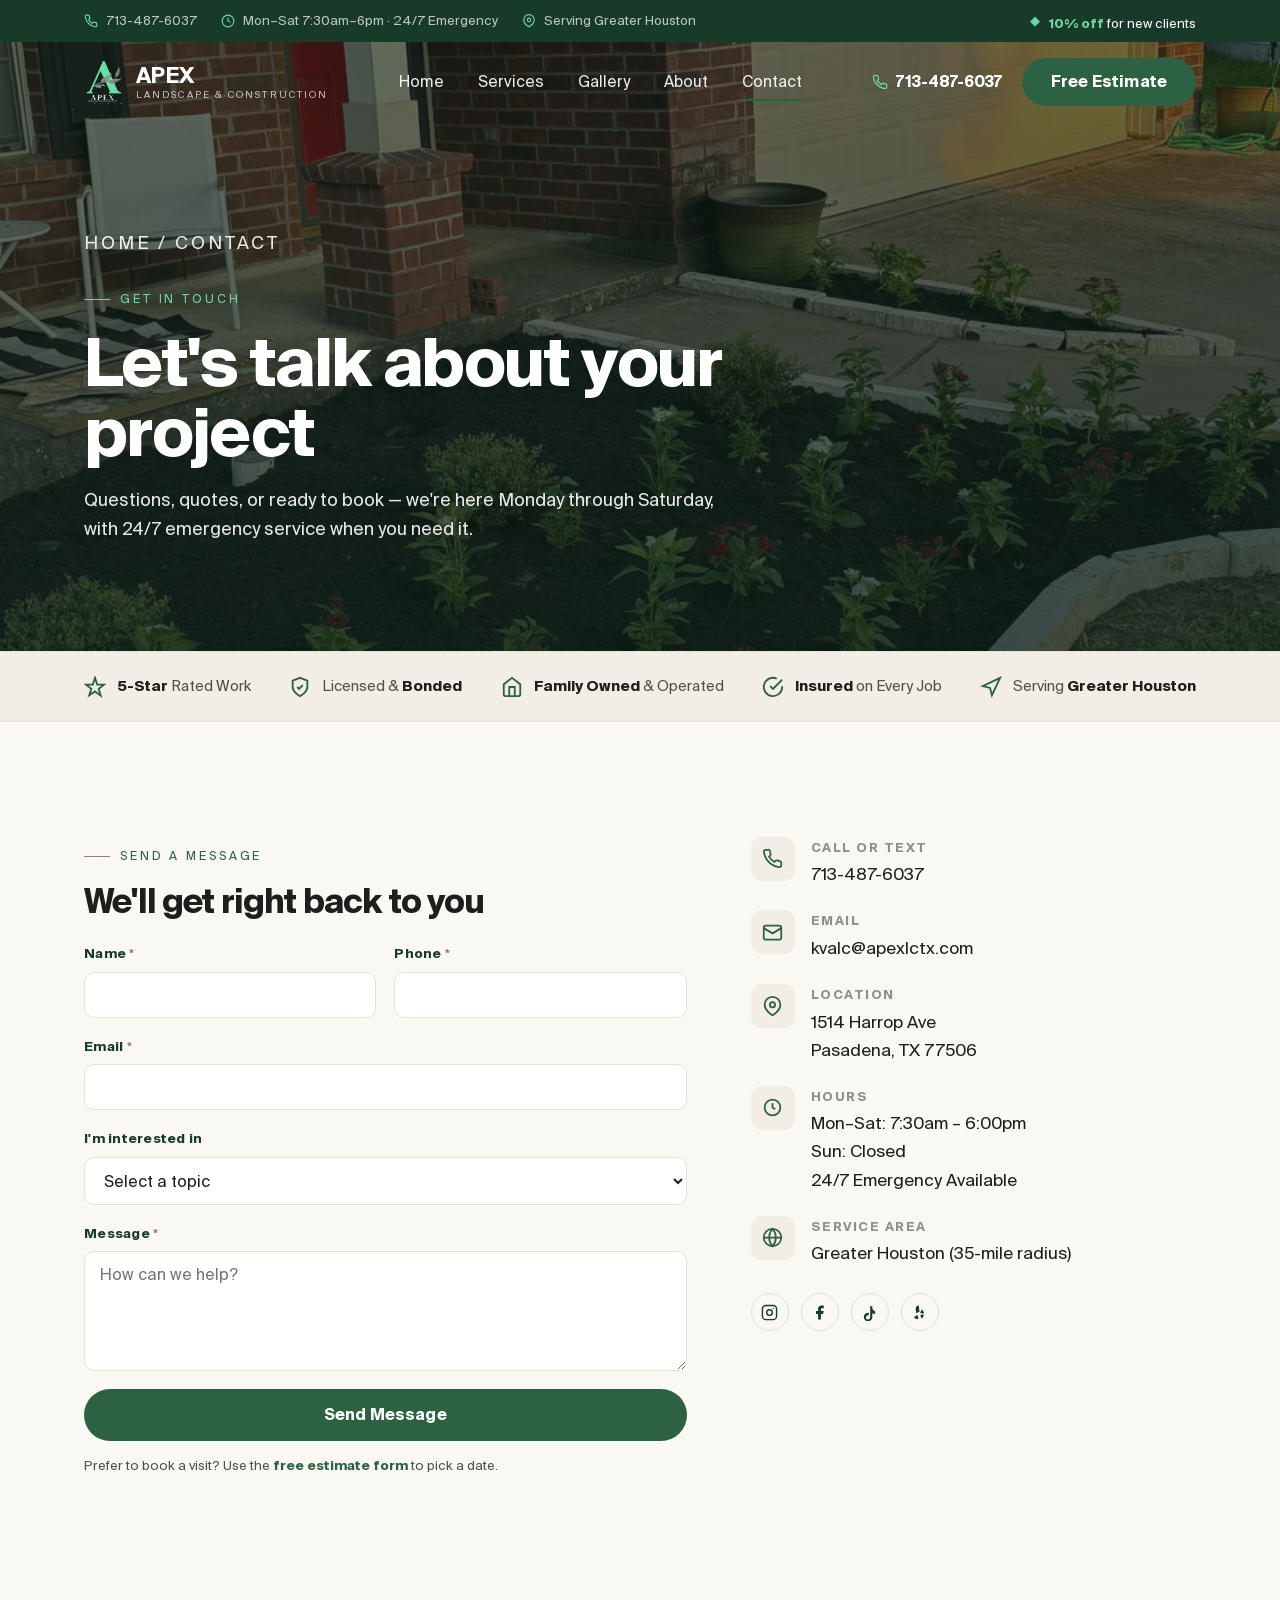
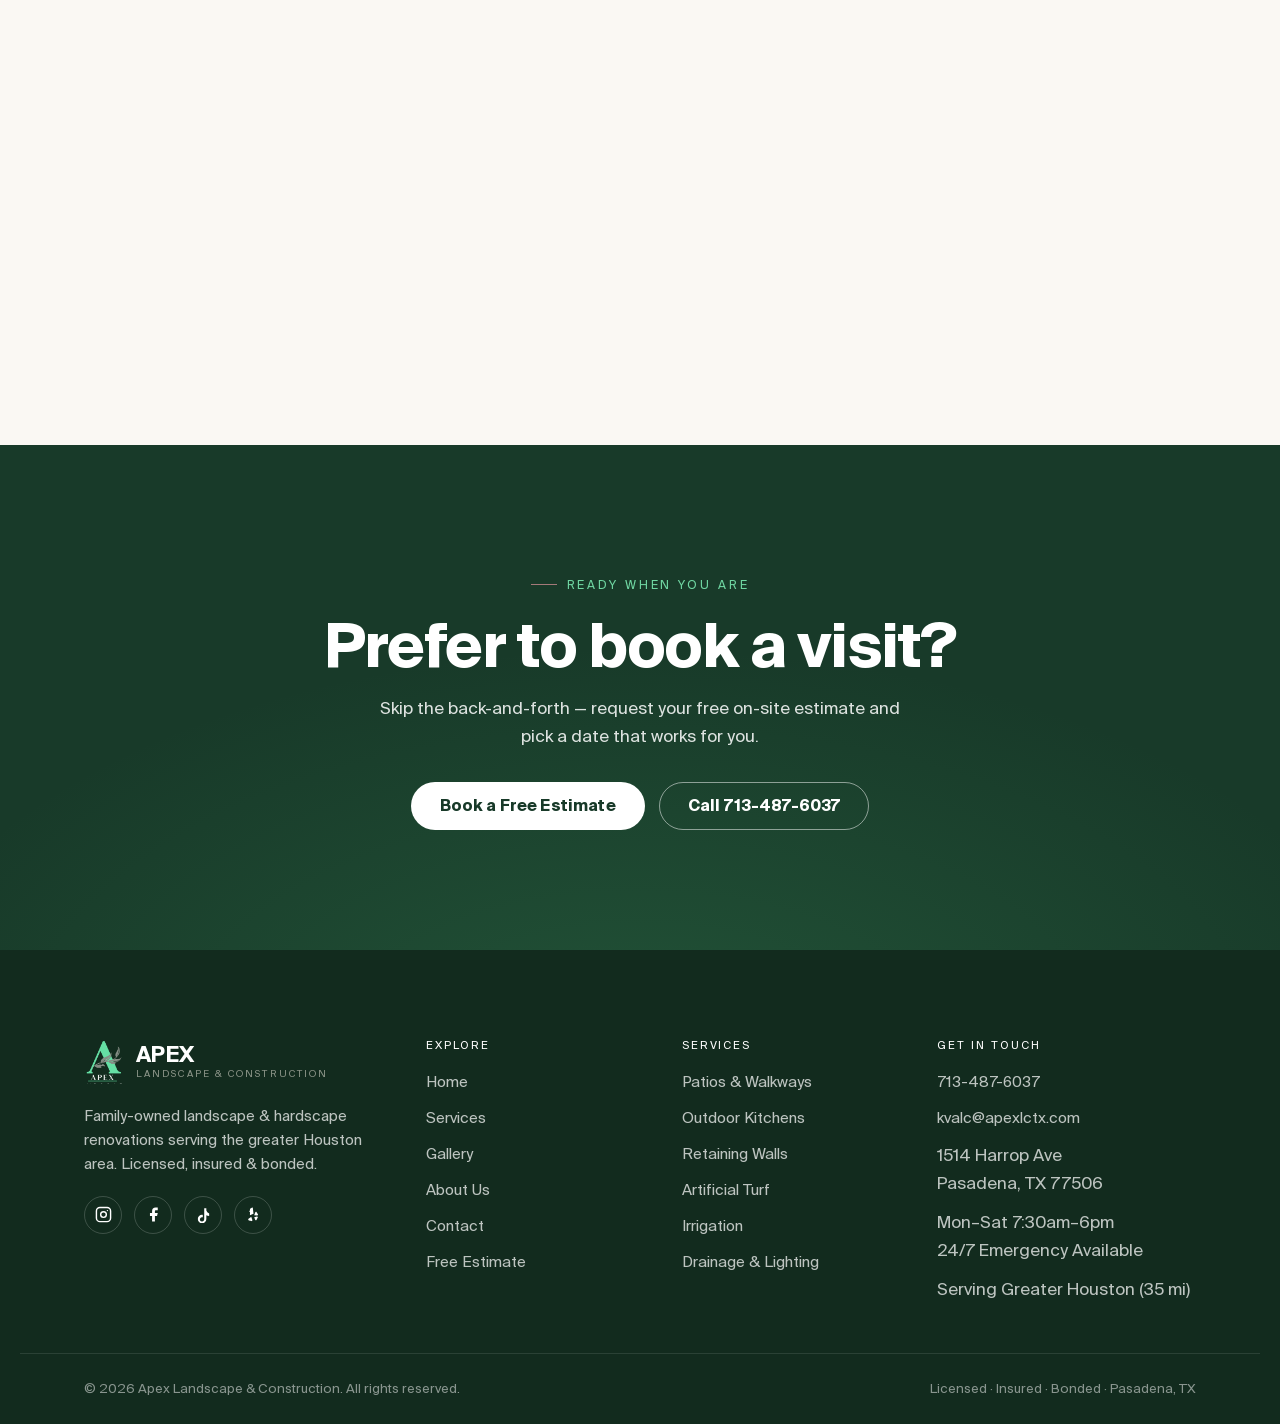
<file: contact.html>
<!DOCTYPE html>
<html lang="en">
<head>
<meta charset="UTF-8">
<meta name="viewport" content="width=device-width, initial-scale=1">
<link rel="canonical" href="https://www.apexlctx.com/contact.html">
<title>Contact — Apex Landscape &amp; Construction | Greater Houston</title>
<meta name="description" content="Get in touch with Apex Landscape &amp; Construction. Call 713-487-6037, email us, or send a message. Family-owned landscaping serving greater Houston.">
<link rel="icon" type="image/png" href="assets/img/brand/favicon.png"><link rel="stylesheet" href="assets/css/site.css">
</head>
<body>

<!-- ============ UTILITY BAR ============ -->
<div class="utility">
  <div class="utility__inner">
    <div class="u-left">
      <span class="u-item"><svg viewBox="0 0 24 24" fill="none" stroke="currentColor" stroke-width="2"><path d="M22 16.92v3a2 2 0 0 1-2.18 2 19.79 19.79 0 0 1-8.63-3.07 19.5 19.5 0 0 1-6-6 19.79 19.79 0 0 1-3.07-8.67A2 2 0 0 1 4.11 2h3a2 2 0 0 1 2 1.72c.13.96.36 1.9.7 2.81a2 2 0 0 1-.45 2.11L8.09 9.91a16 16 0 0 0 6 6l1.27-1.27a2 2 0 0 1 2.11-.45c.9.34 1.85.57 2.81.7A2 2 0 0 1 22 16.92z"/></svg><a href="tel:+17134876037">713-487-6037</a></span>
      <span class="u-item hide-sm"><svg viewBox="0 0 24 24" fill="none" stroke="currentColor" stroke-width="2"><circle cx="12" cy="12" r="10"/><path d="M12 6v6l4 2"/></svg>Mon–Sat 7:30am–6pm · 24/7 Emergency</span>
      <span class="u-item hide-sm"><svg viewBox="0 0 24 24" fill="none" stroke="currentColor" stroke-width="2"><path d="M21 10c0 7-9 12-9 12s-9-5-9-12a9 9 0 0 1 18 0z"/><circle cx="12" cy="10" r="3"/></svg>Serving Greater Houston</span>
    </div>
    <div class="u-offer"><span class="diamond">◆</span>
      <span class="u-rotator">
        <span><b>10% off</b> for new clients</span>
        <span><b>10% off</b> military &amp; first responders</span>
        <span><b>Free</b> on-site estimates &amp; quotes</span>
      </span>
    </div>
  </div>
</div>

<!-- ============ NAV ============ -->
<header class="nav nav--over">
  <div class="nav__inner">
    <a href="index.html" class="brand" aria-label="Apex Landscape &amp; Construction home">
      <img src="assets/img/brand/logo-mark.png" alt="" class="brand__mark">
      <span class="brand__name"><b>APEX</b><span>Landscape &amp; Construction</span></span>
    </a>
    <nav class="nav__links" aria-label="Primary">
      <a href="index.html">Home</a><a href="services.html">Services</a><a href="gallery.html">Gallery</a><a href="about.html">About</a><a href="contact.html" class="active">Contact</a>
    </nav>
    <div class="nav__right">
      <a href="tel:+17134876037" class="nav__phone"><svg viewBox="0 0 24 24" fill="none" stroke="currentColor" stroke-width="2"><path d="M22 16.92v3a2 2 0 0 1-2.18 2 19.79 19.79 0 0 1-8.63-3.07 19.5 19.5 0 0 1-6-6 19.79 19.79 0 0 1-3.07-8.67A2 2 0 0 1 4.11 2h3a2 2 0 0 1 2 1.72c.13.96.36 1.9.7 2.81a2 2 0 0 1-.45 2.11L8.09 9.91a16 16 0 0 0 6 6l1.27-1.27a2 2 0 0 1 2.11-.45c.9.34 1.85.57 2.81.7A2 2 0 0 1 22 16.92z"/></svg>713-487-6037</a>
      <a href="estimate.html" class="btn btn--primary">Free Estimate</a>
    </div>
    <button class="nav__toggle" aria-label="Open menu"><span></span><span></span><span></span></button>
  </div>
</header>
<div class="mobile-menu" id="mobileMenu">
  <button class="mm-close" aria-label="Close menu">&times;</button>
  <a href="index.html">Home</a><a href="services.html">Services</a><a href="gallery.html">Gallery</a><a href="about.html">About</a><a href="contact.html">Contact</a><a href="estimate.html">Free Estimate</a>
  <div class="mm-contact"><a href="tel:+17134876037">713-487-6037</a><a href="mailto:kvalc@apexlctx.com">kvalc@apexlctx.com</a><span>Mon–Sat 7:30am–6pm · 24/7 Emergency</span></div>
</div>

<!-- ============ PAGE HERO ============ -->
<section class="phero">
  <div class="phero__media"><img src="assets/img/projects/northside/07.jpg" alt="Freshly planted front beds at dusk"></div>
  <div class="wrap">
    <p class="crumbs"><a href="index.html">Home</a> / Contact</p>
    <span class="eyebrow">Get In Touch</span>
    <h1>Let's talk about your project</h1>
    <p>Questions, quotes, or ready to book — we're here Monday through Saturday, with 24/7 emergency service when you need it.</p>
  </div>
</section>

<!-- ============ TRUST BAR ============ -->
<div class="trustbar">
  <div class="trustbar__inner">
    <div class="tb-item"><svg viewBox="0 0 24 24" fill="none" stroke="currentColor" stroke-width="2"><path d="M12 2l2.4 7.4H22l-6 4.6 2.3 7.4-6.3-4.6L5.7 21 8 14 2 9.4h7.6z"/></svg><span><b>5-Star</b> Rated Work</span></div>
    <div class="tb-item"><svg viewBox="0 0 24 24" fill="none" stroke="currentColor" stroke-width="2"><path d="M12 22s8-4 8-10V5l-8-3-8 3v7c0 6 8 10 8 10z"/><path d="M9 12l2 2 4-4"/></svg><span>Licensed &amp; <b>Bonded</b></span></div>
    <div class="tb-item"><svg viewBox="0 0 24 24" fill="none" stroke="currentColor" stroke-width="2"><path d="M3 9l9-7 9 7v11a2 2 0 0 1-2 2H5a2 2 0 0 1-2-2z"/><path d="M9 22V12h6v10"/></svg><span><b>Family Owned</b> &amp; Operated</span></div>
    <div class="tb-item"><svg viewBox="0 0 24 24" fill="none" stroke="currentColor" stroke-width="2"><path d="M22 11.08V12a10 10 0 1 1-5.93-9.14"/><path d="M22 4L12 14.01l-3-3"/></svg><span><b>Insured</b> on Every Job</span></div>
    <div class="tb-item"><svg viewBox="0 0 24 24" fill="none" stroke="currentColor" stroke-width="2"><path d="M3 11l19-9-9 19-2-8-8-2z"/></svg><span>Serving <b>Greater Houston</b></span></div>
  </div>
</div>


<!-- ============ CONTACT ============ -->
<section class="section">
  <div class="wrap">
    <div class="split split--form">
      <!-- form -->
      <div class="reveal">
        <span class="eyebrow">Send a Message</span>
        <h2 class="h-md" style="margin-bottom:24px">We'll get right back to you</h2>
        <form class="form" data-mock data-success="contactSuccess" novalidate>
          <div class="form__row">
            <div class="field"><label for="cn">Name <span class="req">*</span></label><input id="cn" name="name" required></div>
            <div class="field"><label for="cph">Phone <span class="req">*</span></label><input id="cph" type="tel" name="phone" required></div>
          </div>
          <div class="field field--full"><label for="cem">Email <span class="req">*</span></label><input id="cem" type="email" name="email" required></div>
          <div class="field field--full"><label for="csub">I'm interested in</label><select id="csub" name="subject"><option value="">Select a topic</option><option>Free estimate / quote</option><option>Patios &amp; walkways</option><option>Outdoor kitchen</option><option>Retaining walls &amp; beds</option><option>Artificial turf</option><option>Irrigation &amp; drainage</option><option>Landscape lighting</option><option>Commercial project</option><option>Something else</option></select></div>
          <div class="field field--full"><label for="cmsg">Message <span class="req">*</span></label><textarea id="cmsg" name="message" required placeholder="How can we help?"></textarea></div>
          <div class="hp" aria-hidden="true"><label>Leave this blank<input type="text" name="company_website" tabindex="-1" autocomplete="off"></label></div>
          <div class="field--full">
            <button type="submit" class="btn btn--primary" style="width:100%;justify-content:center;padding-block:17px">Send Message</button>
            <p class="form__note" style="margin-top:14px">Prefer to book a visit? Use the <a href="estimate.html" style="color:var(--moss);font-weight:600">free estimate form</a> to pick a date.</p>
          </div>
        </form>
        <div class="form-success" id="contactSuccess">
          <h3>Message sent — thanks!</h3>
          <p style="margin:0">We've received your message and will get back to you within one business day. For anything urgent, call or text <a href="tel:+17134876037" style="color:var(--moss);font-weight:600">713-487-6037</a>.</p>
        </div>
      </div>

      <!-- info -->
      <aside class="reveal" data-d="1">
        <div class="info-list">
          <div class="info-item"><div class="info-item__ic"><svg viewBox="0 0 24 24" fill="none" stroke="currentColor" stroke-width="2"><path d="M22 16.92v3a2 2 0 0 1-2.18 2 19.79 19.79 0 0 1-8.63-3.07 19.5 19.5 0 0 1-6-6 19.79 19.79 0 0 1-3.07-8.67A2 2 0 0 1 4.11 2h3a2 2 0 0 1 2 1.72c.13.96.36 1.9.7 2.81a2 2 0 0 1-.45 2.11L8.09 9.91a16 16 0 0 0 6 6l1.27-1.27a2 2 0 0 1 2.11-.45c.9.34 1.85.57 2.81.7A2 2 0 0 1 22 16.92z"/></svg></div><div><b>Call or Text</b><a href="tel:+17134876037">713-487-6037</a></div></div>
          <div class="info-item"><div class="info-item__ic"><svg viewBox="0 0 24 24" fill="none" stroke="currentColor" stroke-width="2"><rect x="2" y="4" width="20" height="16" rx="2"/><path d="M2 7l10 6 10-6"/></svg></div><div><b>Email</b><a href="mailto:kvalc@apexlctx.com">kvalc@apexlctx.com</a></div></div>
          <div class="info-item"><div class="info-item__ic"><svg viewBox="0 0 24 24" fill="none" stroke="currentColor" stroke-width="2"><path d="M21 10c0 7-9 12-9 12s-9-5-9-12a9 9 0 0 1 18 0z"/><circle cx="12" cy="10" r="3"/></svg></div><div><b>Location</b><span>1514 Harrop Ave<br>Pasadena, TX 77506</span></div></div>
          <div class="info-item"><div class="info-item__ic"><svg viewBox="0 0 24 24" fill="none" stroke="currentColor" stroke-width="2"><circle cx="12" cy="12" r="9"/><path d="M12 7v5l3 2"/></svg></div><div><b>Hours</b><span>Mon–Sat: 7:30am – 6:00pm<br>Sun: Closed<br>24/7 Emergency Available</span></div></div>
          <div class="info-item"><div class="info-item__ic"><svg viewBox="0 0 24 24" fill="none" stroke="currentColor" stroke-width="2"><circle cx="12" cy="12" r="10"/><path d="M2 12h20M12 2a15 15 0 0 1 0 20 15 15 0 0 1 0-20z"/></svg></div><div><b>Service Area</b><span>Greater Houston (35-mile radius)</span></div></div>
        </div>
        <div class="footer__socials" style="margin-top:26px">
          <a href="https://instagram.com/apexlctx" target="_blank" rel="noopener" aria-label="Instagram" style="border-color:var(--stone);color:var(--forest)"><svg viewBox="0 0 24 24" fill="none" stroke="currentColor" stroke-width="2"><rect x="2" y="2" width="20" height="20" rx="5"/><circle cx="12" cy="12" r="4"/><circle cx="17.5" cy="6.5" r="1" fill="currentColor" stroke="none"/></svg></a>
          <a href="https://www.facebook.com/p/Apex-Landscape-Construction-61576820129948/" target="_blank" rel="noopener" aria-label="Facebook" style="border-color:var(--stone);color:var(--forest)"><svg viewBox="0 0 24 24" fill="currentColor"><path d="M18 2h-3a5 5 0 0 0-5 5v3H7v4h3v8h4v-8h3l1-4h-4V7a1 1 0 0 1 1-1h3z"/></svg></a>
          <a href="https://tiktok.com/@apexlctx" target="_blank" rel="noopener" aria-label="TikTok" style="border-color:var(--stone);color:var(--forest)"><svg viewBox="0 0 24 24" fill="currentColor"><path d="M16 3v3.5a5.5 5.5 0 0 0 4 4V14a8.5 8.5 0 0 1-4-1v5.5a6 6 0 1 1-6-6c.3 0 .7 0 1 .1V16a3 3 0 1 0 2 2.8V3z"/></svg></a>
          <a href="https://www.yelp.com/biz/apex-landscape-and-construction-pasadena" target="_blank" rel="noopener" aria-label="Yelp" style="border-color:var(--stone);color:var(--forest)"><svg viewBox="0 0 24 24" fill="currentColor"><path d="M11 2c-2 .4-4 1.2-4 2.5V13l5-2zM9 15l-4 3c-.8.6-.5 2 .5 2.3l3.5 1c1 .3 1.8-.7 1.4-1.6l-1.4-3.7zM13 16l1.5 3.7c.4.9 1.5.7 1.9-.2l1.6-3.2c.4-.8-.3-1.7-1.2-1.5zM13 13l4 .5c1 .1 1.7-.9 1.2-1.8l-1.8-3c-.5-.9-1.9-.6-2 .4zM11 12l-3-5c-.6-1-2-.6-2.2.5"/></svg></a>
        </div>
      </aside>
    </div>
  </div>
</section>

<!-- ============ MAP ============ -->
<section aria-label="Service area map">
  <iframe title="Apex Landscape &amp; Construction service area — greater Houston" width="100%" height="440" style="border:0;display:block" loading="lazy" referrerpolicy="no-referrer-when-downgrade" src="https://www.google.com/maps?q=Pasadena,+TX+77506&z=10&output=embed"></iframe>
</section>

<!-- ============ FINAL CTA ============ -->
<section class="cta-final">
  <div class="wrap">
    <span class="eyebrow eyebrow--center" style="color:var(--mint);justify-content:center">Ready When You Are</span>
    <h2>Prefer to book a visit?</h2>
    <p>Skip the back-and-forth — request your free on-site estimate and pick a date that works for you.</p>
    <div class="btn-row" style="justify-content:center">
      <a href="estimate.html" class="btn btn--light">Book a Free Estimate</a>
      <a href="tel:+17134876037" class="btn btn--outline-light">Call 713-487-6037</a>
    </div>
  </div>
</section>

<!-- ============ FOOTER ============ -->
<footer class="footer">
  <div class="footer__top">
    <div class="footer__brand">
      <a href="index.html" class="brand"><img src="assets/img/brand/logo-mark.png" alt="" class="brand__mark"><span class="brand__name"><b>APEX</b><span>Landscape &amp; Construction</span></span></a>
      <p>Family-owned landscape &amp; hardscape renovations serving the greater Houston area. Licensed, insured &amp; bonded.</p>
      <div class="footer__socials">
        <a href="https://instagram.com/apexlctx" target="_blank" rel="noopener" aria-label="Instagram"><svg viewBox="0 0 24 24" fill="none" stroke="currentColor" stroke-width="2"><rect x="2" y="2" width="20" height="20" rx="5"/><circle cx="12" cy="12" r="4"/><circle cx="17.5" cy="6.5" r="1" fill="currentColor" stroke="none"/></svg></a>
        <a href="https://www.facebook.com/p/Apex-Landscape-Construction-61576820129948/" target="_blank" rel="noopener" aria-label="Facebook"><svg viewBox="0 0 24 24" fill="currentColor"><path d="M18 2h-3a5 5 0 0 0-5 5v3H7v4h3v8h4v-8h3l1-4h-4V7a1 1 0 0 1 1-1h3z"/></svg></a>
        <a href="https://tiktok.com/@apexlctx" target="_blank" rel="noopener" aria-label="TikTok"><svg viewBox="0 0 24 24" fill="currentColor"><path d="M16 3v3.5a5.5 5.5 0 0 0 4 4V14a8.5 8.5 0 0 1-4-1v5.5a6 6 0 1 1-6-6c.3 0 .7 0 1 .1V16a3 3 0 1 0 2 2.8V3z"/></svg></a>
        <a href="https://www.yelp.com/biz/apex-landscape-and-construction-pasadena" target="_blank" rel="noopener" aria-label="Yelp"><svg viewBox="0 0 24 24" fill="currentColor"><path d="M11 2c-2 .4-4 1.2-4 2.5V13l5-2zM9 15l-4 3c-.8.6-.5 2 .5 2.3l3.5 1c1 .3 1.8-.7 1.4-1.6l-1.4-3.7zM13 16l1.5 3.7c.4.9 1.5.7 1.9-.2l1.6-3.2c.4-.8-.3-1.7-1.2-1.5zM13 13l4 .5c1 .1 1.7-.9 1.2-1.8l-1.8-3c-.5-.9-1.9-.6-2 .4zM11 12l-3-5c-.6-1-2-.6-2.2.5"/></svg></a>
      </div>
    </div>
    <div class="footer__col"><h4>Explore</h4><a href="index.html">Home</a><a href="services.html">Services</a><a href="gallery.html">Gallery</a><a href="about.html">About Us</a><a href="contact.html">Contact</a><a href="estimate.html">Free Estimate</a></div>
    <div class="footer__col"><h4>Services</h4><a href="services.html#patios">Patios &amp; Walkways</a><a href="services.html#kitchens">Outdoor Kitchens</a><a href="services.html#walls">Retaining Walls</a><a href="services.html#turf">Artificial Turf</a><a href="services.html#irrigation">Irrigation</a><a href="services.html#lighting">Drainage &amp; Lighting</a></div>
    <div class="footer__col"><h4>Get In Touch</h4><a href="tel:+17134876037">713-487-6037</a><a href="mailto:kvalc@apexlctx.com">kvalc@apexlctx.com</a><span style="display:block;margin-bottom:11px">1514 Harrop Ave<br>Pasadena, TX 77506</span><span style="display:block;margin-bottom:11px">Mon–Sat 7:30am–6pm<br>24/7 Emergency Available</span><span style="display:block">Serving Greater Houston (35 mi)</span></div>
  </div>
  <div class="footer__bottom"><span>© <span data-year>2026</span> Apex Landscape &amp; Construction. All rights reserved.</span><span>Licensed · Insured · Bonded · Pasadena, TX</span></div>
</footer>
<script src="assets/js/site.js"></script>
</body>
</html>
</file>
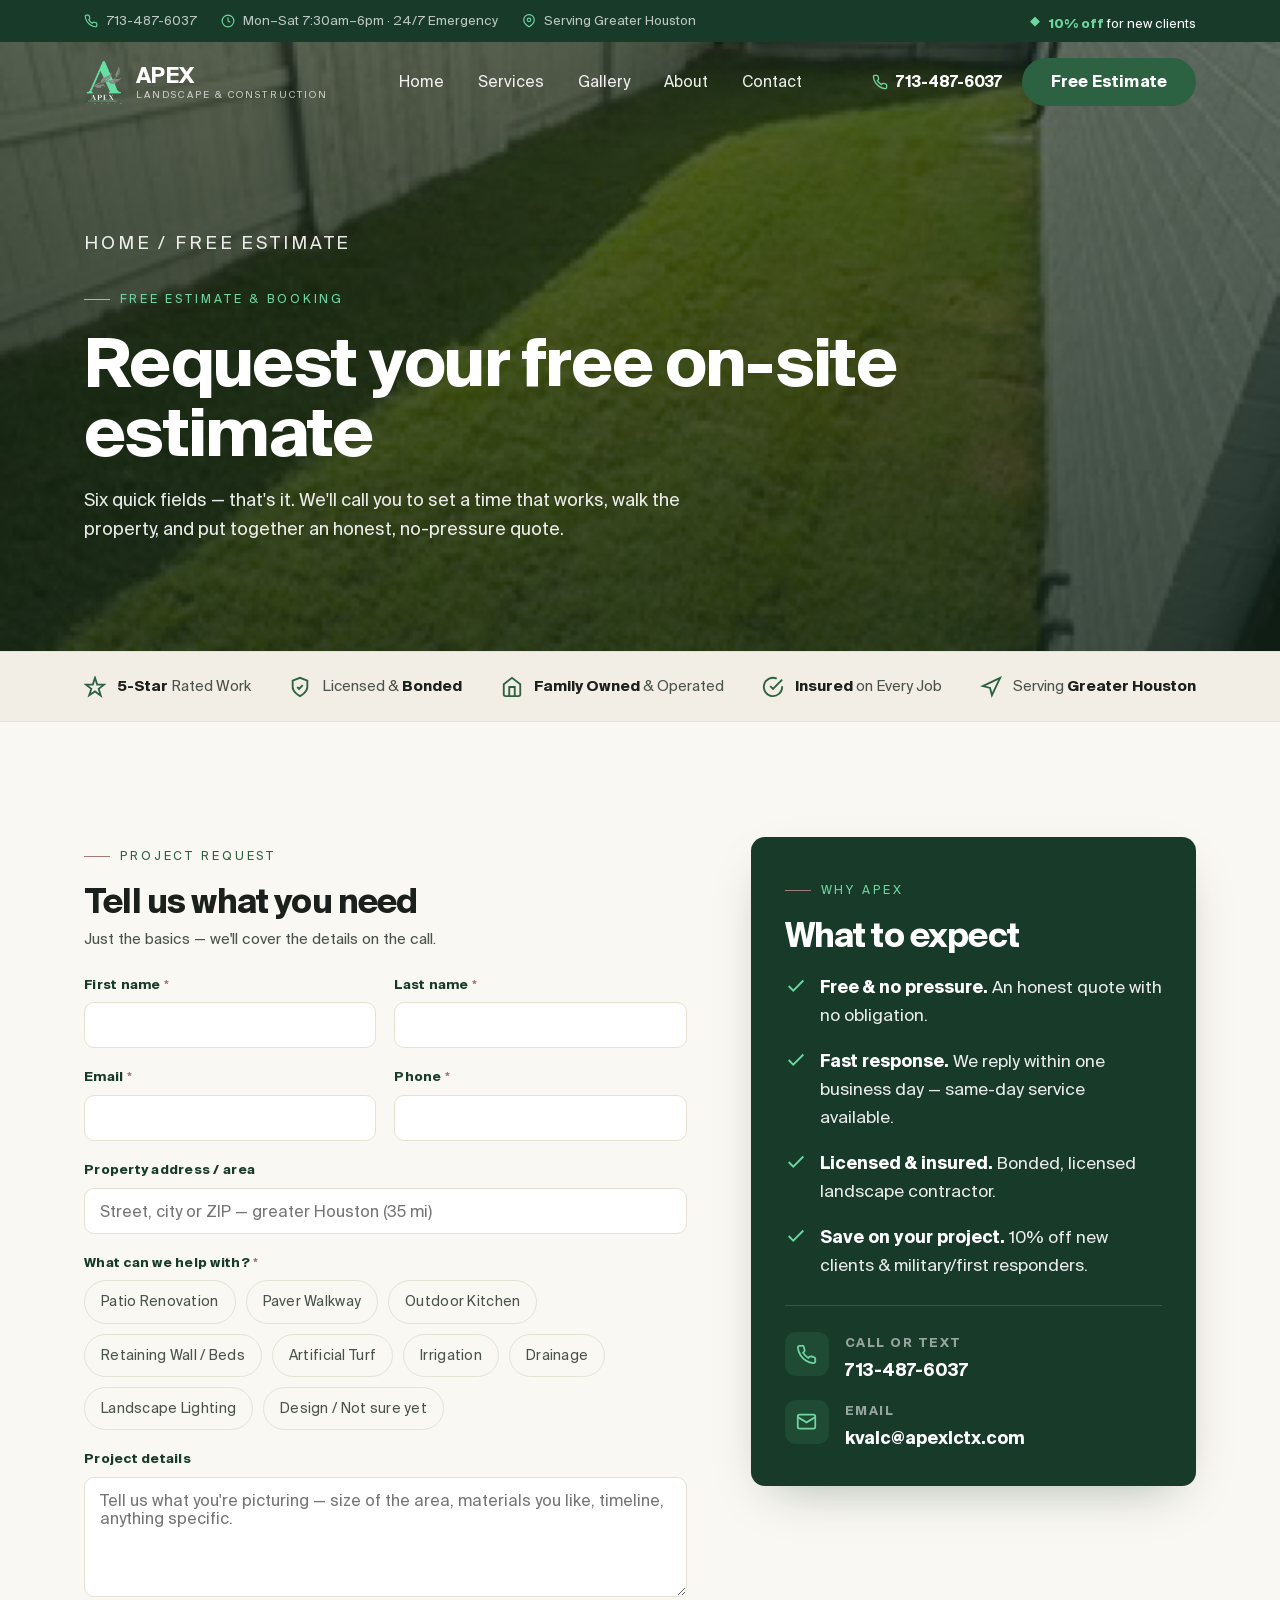
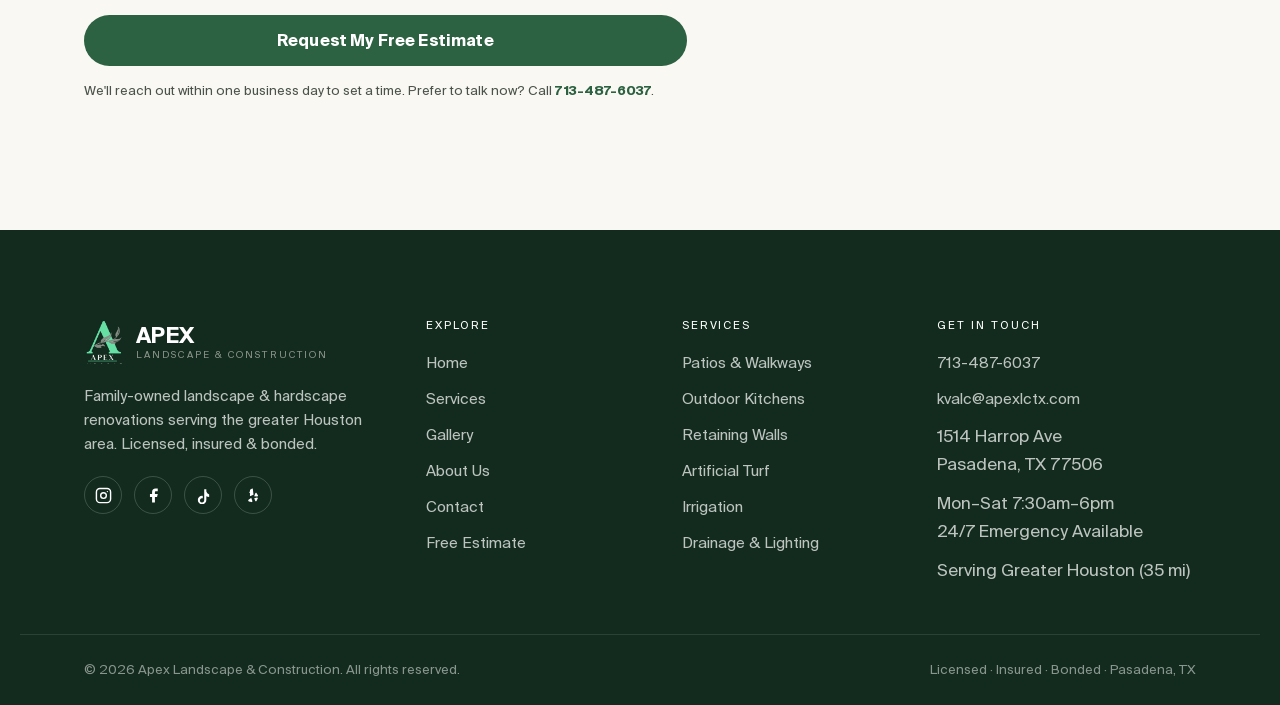
<file: estimate.html>
<!DOCTYPE html>
<html lang="en">
<head>
<meta charset="UTF-8">
<meta name="viewport" content="width=device-width, initial-scale=1">
<link rel="canonical" href="https://www.apexlctx.com/estimate.html">
<title>Free Estimate &amp; Booking — Apex Landscape &amp; Construction</title>
<meta name="description" content="Book your free on-site landscaping estimate with Apex. Tell us about your project and pick a date — residential &amp; commercial across greater Houston.">
<link rel="icon" type="image/png" href="assets/img/brand/favicon.png"><link rel="stylesheet" href="assets/css/site.css">
</head>
<body>

<!-- ============ UTILITY BAR ============ -->
<div class="utility">
  <div class="utility__inner">
    <div class="u-left">
      <span class="u-item"><svg viewBox="0 0 24 24" fill="none" stroke="currentColor" stroke-width="2"><path d="M22 16.92v3a2 2 0 0 1-2.18 2 19.79 19.79 0 0 1-8.63-3.07 19.5 19.5 0 0 1-6-6 19.79 19.79 0 0 1-3.07-8.67A2 2 0 0 1 4.11 2h3a2 2 0 0 1 2 1.72c.13.96.36 1.9.7 2.81a2 2 0 0 1-.45 2.11L8.09 9.91a16 16 0 0 0 6 6l1.27-1.27a2 2 0 0 1 2.11-.45c.9.34 1.85.57 2.81.7A2 2 0 0 1 22 16.92z"/></svg><a href="tel:+17134876037">713-487-6037</a></span>
      <span class="u-item hide-sm"><svg viewBox="0 0 24 24" fill="none" stroke="currentColor" stroke-width="2"><circle cx="12" cy="12" r="10"/><path d="M12 6v6l4 2"/></svg>Mon–Sat 7:30am–6pm · 24/7 Emergency</span>
      <span class="u-item hide-sm"><svg viewBox="0 0 24 24" fill="none" stroke="currentColor" stroke-width="2"><path d="M21 10c0 7-9 12-9 12s-9-5-9-12a9 9 0 0 1 18 0z"/><circle cx="12" cy="10" r="3"/></svg>Serving Greater Houston</span>
    </div>
    <div class="u-offer"><span class="diamond">◆</span>
      <span class="u-rotator">
        <span><b>10% off</b> for new clients</span>
        <span><b>10% off</b> military &amp; first responders</span>
        <span><b>Free</b> on-site estimates &amp; quotes</span>
      </span>
    </div>
  </div>
</div>

<!-- ============ NAV ============ -->
<header class="nav nav--over">
  <div class="nav__inner">
    <a href="index.html" class="brand" aria-label="Apex Landscape &amp; Construction home">
      <img src="assets/img/brand/logo-mark.png" alt="" class="brand__mark">
      <span class="brand__name"><b>APEX</b><span>Landscape &amp; Construction</span></span>
    </a>
    <nav class="nav__links" aria-label="Primary">
      <a href="index.html">Home</a><a href="services.html">Services</a><a href="gallery.html">Gallery</a><a href="about.html">About</a><a href="contact.html">Contact</a>
    </nav>
    <div class="nav__right">
      <a href="tel:+17134876037" class="nav__phone"><svg viewBox="0 0 24 24" fill="none" stroke="currentColor" stroke-width="2"><path d="M22 16.92v3a2 2 0 0 1-2.18 2 19.79 19.79 0 0 1-8.63-3.07 19.5 19.5 0 0 1-6-6 19.79 19.79 0 0 1-3.07-8.67A2 2 0 0 1 4.11 2h3a2 2 0 0 1 2 1.72c.13.96.36 1.9.7 2.81a2 2 0 0 1-.45 2.11L8.09 9.91a16 16 0 0 0 6 6l1.27-1.27a2 2 0 0 1 2.11-.45c.9.34 1.85.57 2.81.7A2 2 0 0 1 22 16.92z"/></svg>713-487-6037</a>
      <a href="estimate.html" class="btn btn--primary">Free Estimate</a>
    </div>
    <button class="nav__toggle" aria-label="Open menu"><span></span><span></span><span></span></button>
  </div>
</header>
<div class="mobile-menu" id="mobileMenu">
  <button class="mm-close" aria-label="Close menu">&times;</button>
  <a href="index.html">Home</a><a href="services.html">Services</a><a href="gallery.html">Gallery</a><a href="about.html">About</a><a href="contact.html">Contact</a><a href="estimate.html">Free Estimate</a>
  <div class="mm-contact"><a href="tel:+17134876037">713-487-6037</a><a href="mailto:kvalc@apexlctx.com">kvalc@apexlctx.com</a><span>Mon–Sat 7:30am–6pm · 24/7 Emergency</span></div>
</div>

<!-- ============ PAGE HERO ============ -->
<section class="phero">
  <div class="phero__media"><img src="assets/img/projects/manvel/17.jpg" alt="Fresh turf lawn and clean fence line after an Apex install"></div>
  <div class="wrap">
    <p class="crumbs"><a href="index.html">Home</a> / Free Estimate</p>
    <span class="eyebrow">Free Estimate &amp; Booking</span>
    <h1>Request your free on-site estimate</h1>
    <p>Six quick fields — that's it. We'll call you to set a time that works, walk the property, and put together an honest, no-pressure quote.</p>
  </div>
</section>

<!-- ============ TRUST BAR ============ -->
<div class="trustbar">
  <div class="trustbar__inner">
    <div class="tb-item"><svg viewBox="0 0 24 24" fill="none" stroke="currentColor" stroke-width="2"><path d="M12 2l2.4 7.4H22l-6 4.6 2.3 7.4-6.3-4.6L5.7 21 8 14 2 9.4h7.6z"/></svg><span><b>5-Star</b> Rated Work</span></div>
    <div class="tb-item"><svg viewBox="0 0 24 24" fill="none" stroke="currentColor" stroke-width="2"><path d="M12 22s8-4 8-10V5l-8-3-8 3v7c0 6 8 10 8 10z"/><path d="M9 12l2 2 4-4"/></svg><span>Licensed &amp; <b>Bonded</b></span></div>
    <div class="tb-item"><svg viewBox="0 0 24 24" fill="none" stroke="currentColor" stroke-width="2"><path d="M3 9l9-7 9 7v11a2 2 0 0 1-2 2H5a2 2 0 0 1-2-2z"/><path d="M9 22V12h6v10"/></svg><span><b>Family Owned</b> &amp; Operated</span></div>
    <div class="tb-item"><svg viewBox="0 0 24 24" fill="none" stroke="currentColor" stroke-width="2"><path d="M22 11.08V12a10 10 0 1 1-5.93-9.14"/><path d="M22 4L12 14.01l-3-3"/></svg><span><b>Insured</b> on Every Job</span></div>
    <div class="tb-item"><svg viewBox="0 0 24 24" fill="none" stroke="currentColor" stroke-width="2"><path d="M3 11l19-9-9 19-2-8-8-2z"/></svg><span>Serving <b>Greater Houston</b></span></div>
  </div>
</div>


<!-- ============ FORM ============ -->
<section class="section">
  <div class="wrap">
    <div class="split split--form">
      <!-- form -->
      <div class="reveal">
        <form class="form" data-mock data-success="estSuccess" novalidate>
          <div>
            <span class="eyebrow">Project Request</span>
            <h2 class="h-md" style="margin-bottom:8px">Tell us what you need</h2>
            <p class="muted" style="margin-bottom:4px;font-size:.94rem">Just the basics — we'll cover the details on the call.</p>
          </div>
          <div class="svc-notice" id="svcNotice" hidden>
            <svg viewBox="0 0 24 24" fill="none" stroke="currentColor" stroke-width="2"><path d="M20 6L9 17l-5-5"/></svg>
            <span>You picked <b id="svcNoticeName"></b> — we've filled that in for you. Just add your contact info below.</span>
          </div>
          <div class="form__row">
            <div class="field"><label for="fn">First name <span class="req">*</span></label><input id="fn" name="first_name" required></div>
            <div class="field"><label for="ln">Last name <span class="req">*</span></label><input id="ln" name="last_name" required></div>
          </div>
          <div class="form__row">
            <div class="field"><label for="em">Email <span class="req">*</span></label><input id="em" type="email" name="email" required></div>
            <div class="field"><label for="ph">Phone <span class="req">*</span></label><input id="ph" type="tel" name="phone" required></div>
          </div>
          <div class="field field--full"><label for="addr">Property address / area</label><input id="addr" name="address" placeholder="Street, city or ZIP — greater Houston (35 mi)"></div>

          <div class="field field--full">
            <label>What can we help with? <span class="req">*</span></label>
            <div class="chips" role="group" aria-label="Services">
              <span class="chip"><input type="checkbox" id="s1" name="services" value="Patio Renovation"><label for="s1">Patio Renovation</label></span>
              <span class="chip"><input type="checkbox" id="s2" name="services" value="Paver Walkway"><label for="s2">Paver Walkway</label></span>
              <span class="chip"><input type="checkbox" id="s3" name="services" value="Outdoor Kitchen"><label for="s3">Outdoor Kitchen</label></span>
              <span class="chip"><input type="checkbox" id="s4" name="services" value="Retaining Wall / Beds"><label for="s4">Retaining Wall / Beds</label></span>
              <span class="chip"><input type="checkbox" id="s5" name="services" value="Artificial Turf"><label for="s5">Artificial Turf</label></span>
              <span class="chip"><input type="checkbox" id="s6" name="services" value="Irrigation"><label for="s6">Irrigation</label></span>
              <span class="chip"><input type="checkbox" id="s7" name="services" value="Drainage"><label for="s7">Drainage</label></span>
              <span class="chip"><input type="checkbox" id="s8" name="services" value="Landscape Lighting"><label for="s8">Landscape Lighting</label></span>
              <span class="chip"><input type="checkbox" id="s9" name="services" value="Design / Not Sure"><label for="s9">Design / Not sure yet</label></span>
            </div>
          </div>

          <div class="field field--full"><label for="msg">Project details</label><textarea id="msg" name="message" placeholder="Tell us what you're picturing — size of the area, materials you like, timeline, anything specific."></textarea></div>

          <div class="hp" aria-hidden="true"><label>Leave this blank<input type="text" name="company_website" tabindex="-1" autocomplete="off"></label></div>

          <div class="field--full">
            <button type="submit" class="btn btn--primary" style="width:100%;justify-content:center;padding-block:17px">Request My Free Estimate</button>
            <p class="form__note" style="margin-top:14px">We'll reach out within one business day to set a time. Prefer to talk now? Call <a href="tel:+17134876037" style="color:var(--moss);font-weight:600">713-487-6037</a>.</p>
          </div>
        </form>

        <div class="form-success" id="estSuccess">
          <h3>Request received — thank you!</h3>
          <p>A member of the Apex team will reach out within one business day to set up your free on-site estimate.</p>
          <p style="margin:0">Need us sooner? Call or text <a href="tel:+17134876037" style="color:var(--moss);font-weight:600">713-487-6037</a> — 24/7 emergency service available.</p>
        </div>
      </div>

      <!-- reassurance panel -->
      <aside class="reveal" data-d="1" style="position:sticky;top:100px">
        <div style="background:var(--forest);color:#fff;border-radius:var(--radius);padding:34px;box-shadow:var(--shadow)">
          <span class="eyebrow" style="color:var(--mint)">Why Apex</span>
          <h3 class="h-md" style="color:#fff;margin-bottom:20px">What to expect</h3>
          <ul style="display:grid;gap:18px">
            <li style="display:flex;gap:13px"><svg viewBox="0 0 24 24" width="22" height="22" fill="none" stroke="var(--mint)" stroke-width="2" style="flex:none;margin-top:2px"><path d="M20 6L9 17l-5-5"/></svg><span style="color:rgba(255,255,255,.9)"><b style="color:#fff">Free &amp; no pressure.</b> An honest quote with no obligation.</span></li>
            <li style="display:flex;gap:13px"><svg viewBox="0 0 24 24" width="22" height="22" fill="none" stroke="var(--mint)" stroke-width="2" style="flex:none;margin-top:2px"><path d="M20 6L9 17l-5-5"/></svg><span style="color:rgba(255,255,255,.9)"><b style="color:#fff">Fast response.</b> We reply within one business day — same-day service available.</span></li>
            <li style="display:flex;gap:13px"><svg viewBox="0 0 24 24" width="22" height="22" fill="none" stroke="var(--mint)" stroke-width="2" style="flex:none;margin-top:2px"><path d="M20 6L9 17l-5-5"/></svg><span style="color:rgba(255,255,255,.9)"><b style="color:#fff">Licensed &amp; insured.</b> Bonded, licensed landscape contractor.</span></li>
            <li style="display:flex;gap:13px"><svg viewBox="0 0 24 24" width="22" height="22" fill="none" stroke="var(--mint)" stroke-width="2" style="flex:none;margin-top:2px"><path d="M20 6L9 17l-5-5"/></svg><span style="color:rgba(255,255,255,.9)"><b style="color:#fff">Save on your project.</b> 10% off new clients &amp; military/first responders.</span></li>
          </ul>
          <hr style="border:0;border-top:1px solid rgba(255,255,255,.15);margin:26px 0">
          <div class="info-item" style="margin-bottom:16px"><div class="info-item__ic" style="background:var(--forest-2);color:var(--mint)"><svg viewBox="0 0 24 24" fill="none" stroke="currentColor" stroke-width="2"><path d="M22 16.92v3a2 2 0 0 1-2.18 2 19.79 19.79 0 0 1-8.63-3.07 19.5 19.5 0 0 1-6-6 19.79 19.79 0 0 1-3.07-8.67A2 2 0 0 1 4.11 2h3a2 2 0 0 1 2 1.72c.13.96.36 1.9.7 2.81a2 2 0 0 1-.45 2.11L8.09 9.91a16 16 0 0 0 6 6l1.27-1.27a2 2 0 0 1 2.11-.45c.9.34 1.85.57 2.81.7A2 2 0 0 1 22 16.92z"/></svg></div><div><b style="color:rgba(255,255,255,.55)">Call or text</b><a href="tel:+17134876037" style="color:#fff;font-weight:600">713-487-6037</a></div></div>
          <div class="info-item"><div class="info-item__ic" style="background:var(--forest-2);color:var(--mint)"><svg viewBox="0 0 24 24" fill="none" stroke="currentColor" stroke-width="2"><rect x="2" y="4" width="20" height="16" rx="2"/><path d="M2 7l10 6 10-6"/></svg></div><div><b style="color:rgba(255,255,255,.55)">Email</b><a href="mailto:kvalc@apexlctx.com" style="color:#fff;font-weight:600">kvalc@apexlctx.com</a></div></div>
        </div>
      </aside>
    </div>
  </div>
</section>

<!-- ============ FOOTER ============ -->
<footer class="footer">
  <div class="footer__top">
    <div class="footer__brand">
      <a href="index.html" class="brand"><img src="assets/img/brand/logo-mark.png" alt="" class="brand__mark"><span class="brand__name"><b>APEX</b><span>Landscape &amp; Construction</span></span></a>
      <p>Family-owned landscape &amp; hardscape renovations serving the greater Houston area. Licensed, insured &amp; bonded.</p>
      <div class="footer__socials">
        <a href="https://instagram.com/apexlctx" target="_blank" rel="noopener" aria-label="Instagram"><svg viewBox="0 0 24 24" fill="none" stroke="currentColor" stroke-width="2"><rect x="2" y="2" width="20" height="20" rx="5"/><circle cx="12" cy="12" r="4"/><circle cx="17.5" cy="6.5" r="1" fill="currentColor" stroke="none"/></svg></a>
        <a href="https://www.facebook.com/p/Apex-Landscape-Construction-61576820129948/" target="_blank" rel="noopener" aria-label="Facebook"><svg viewBox="0 0 24 24" fill="currentColor"><path d="M18 2h-3a5 5 0 0 0-5 5v3H7v4h3v8h4v-8h3l1-4h-4V7a1 1 0 0 1 1-1h3z"/></svg></a>
        <a href="https://tiktok.com/@apexlctx" target="_blank" rel="noopener" aria-label="TikTok"><svg viewBox="0 0 24 24" fill="currentColor"><path d="M16 3v3.5a5.5 5.5 0 0 0 4 4V14a8.5 8.5 0 0 1-4-1v5.5a6 6 0 1 1-6-6c.3 0 .7 0 1 .1V16a3 3 0 1 0 2 2.8V3z"/></svg></a>
        <a href="https://www.yelp.com/biz/apex-landscape-and-construction-pasadena" target="_blank" rel="noopener" aria-label="Yelp"><svg viewBox="0 0 24 24" fill="currentColor"><path d="M11 2c-2 .4-4 1.2-4 2.5V13l5-2zM9 15l-4 3c-.8.6-.5 2 .5 2.3l3.5 1c1 .3 1.8-.7 1.4-1.6l-1.4-3.7zM13 16l1.5 3.7c.4.9 1.5.7 1.9-.2l1.6-3.2c.4-.8-.3-1.7-1.2-1.5zM13 13l4 .5c1 .1 1.7-.9 1.2-1.8l-1.8-3c-.5-.9-1.9-.6-2 .4zM11 12l-3-5c-.6-1-2-.6-2.2.5"/></svg></a>
      </div>
    </div>
    <div class="footer__col"><h4>Explore</h4><a href="index.html">Home</a><a href="services.html">Services</a><a href="gallery.html">Gallery</a><a href="about.html">About Us</a><a href="contact.html">Contact</a><a href="estimate.html">Free Estimate</a></div>
    <div class="footer__col"><h4>Services</h4><a href="services.html#patios">Patios &amp; Walkways</a><a href="services.html#kitchens">Outdoor Kitchens</a><a href="services.html#walls">Retaining Walls</a><a href="services.html#turf">Artificial Turf</a><a href="services.html#irrigation">Irrigation</a><a href="services.html#lighting">Drainage &amp; Lighting</a></div>
    <div class="footer__col"><h4>Get In Touch</h4><a href="tel:+17134876037">713-487-6037</a><a href="mailto:kvalc@apexlctx.com">kvalc@apexlctx.com</a><span style="display:block;margin-bottom:11px">1514 Harrop Ave<br>Pasadena, TX 77506</span><span style="display:block;margin-bottom:11px">Mon–Sat 7:30am–6pm<br>24/7 Emergency Available</span><span style="display:block">Serving Greater Houston (35 mi)</span></div>
  </div>
  <div class="footer__bottom"><span>© <span data-year>2026</span> Apex Landscape &amp; Construction. All rights reserved.</span><span>Licensed · Insured · Bonded · Pasadena, TX</span></div>
</footer>
<script src="assets/js/site.js"></script>
</body>
</html>
</file>
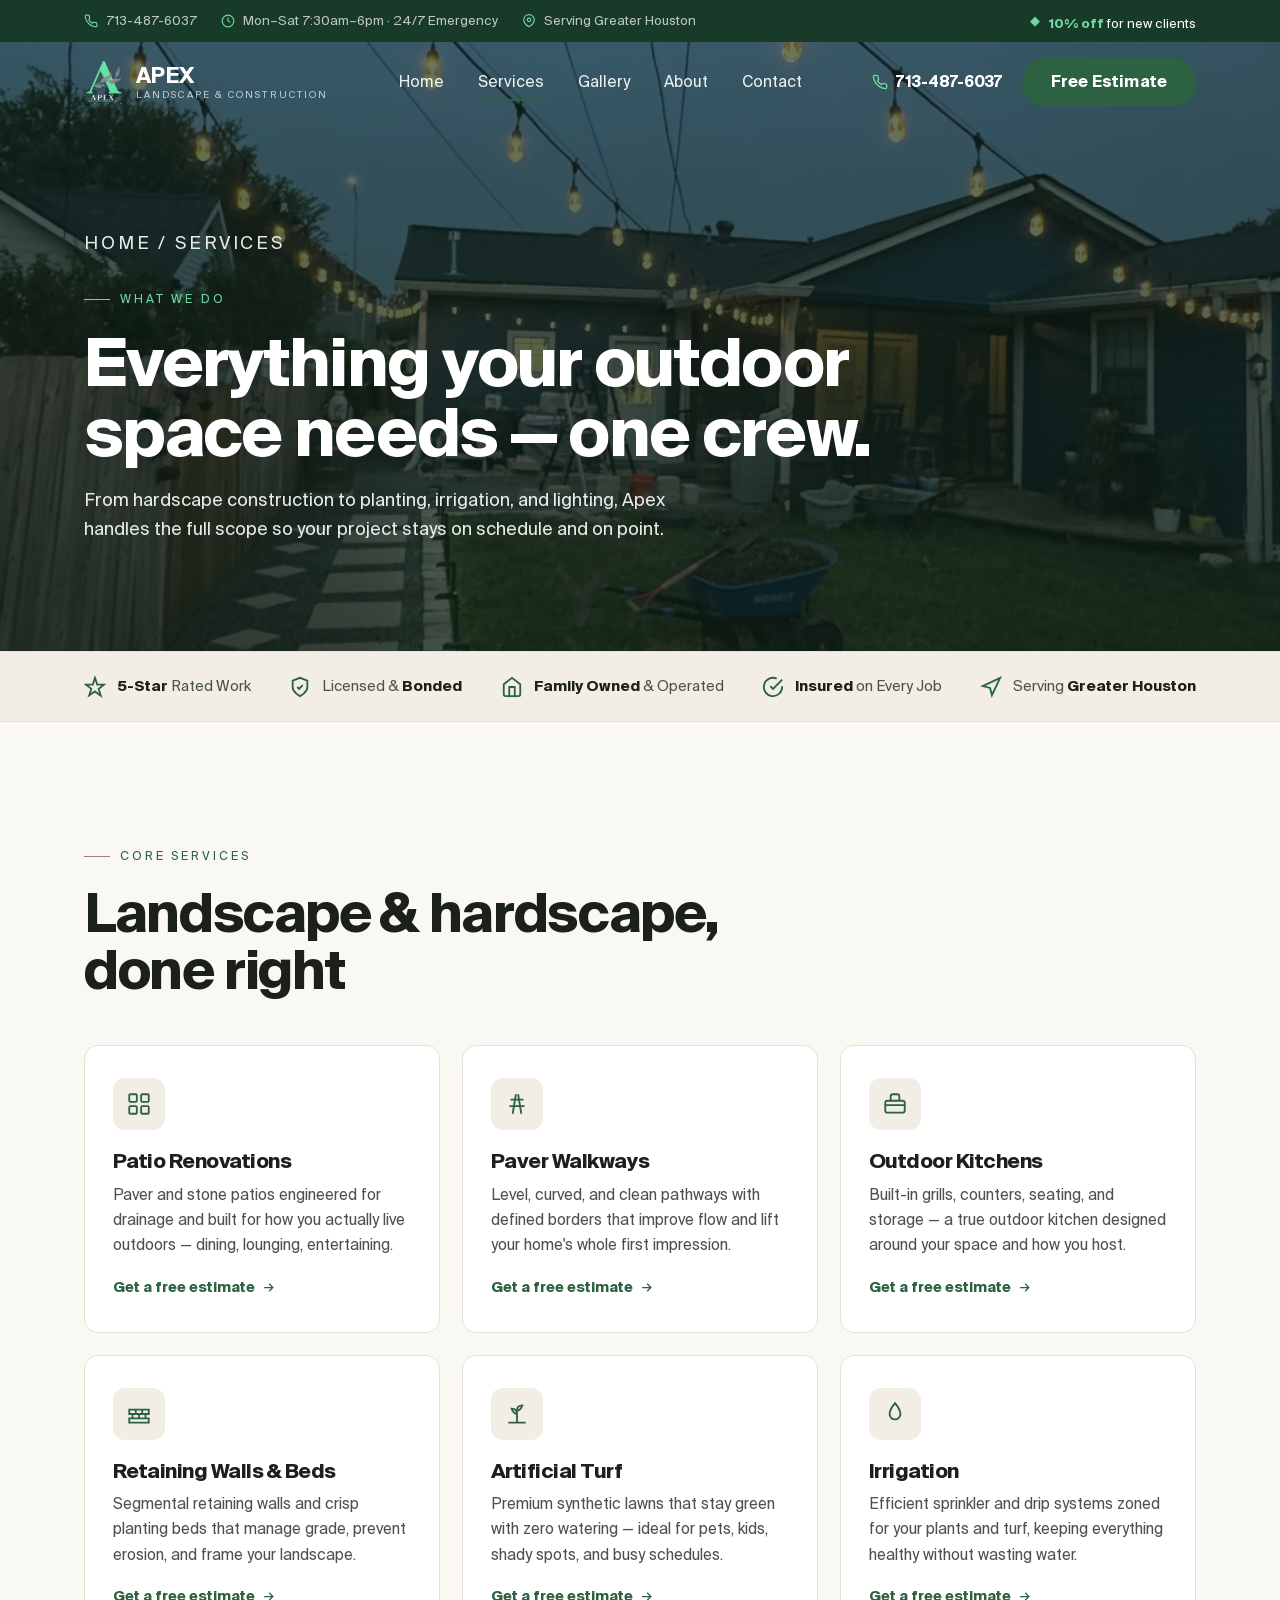
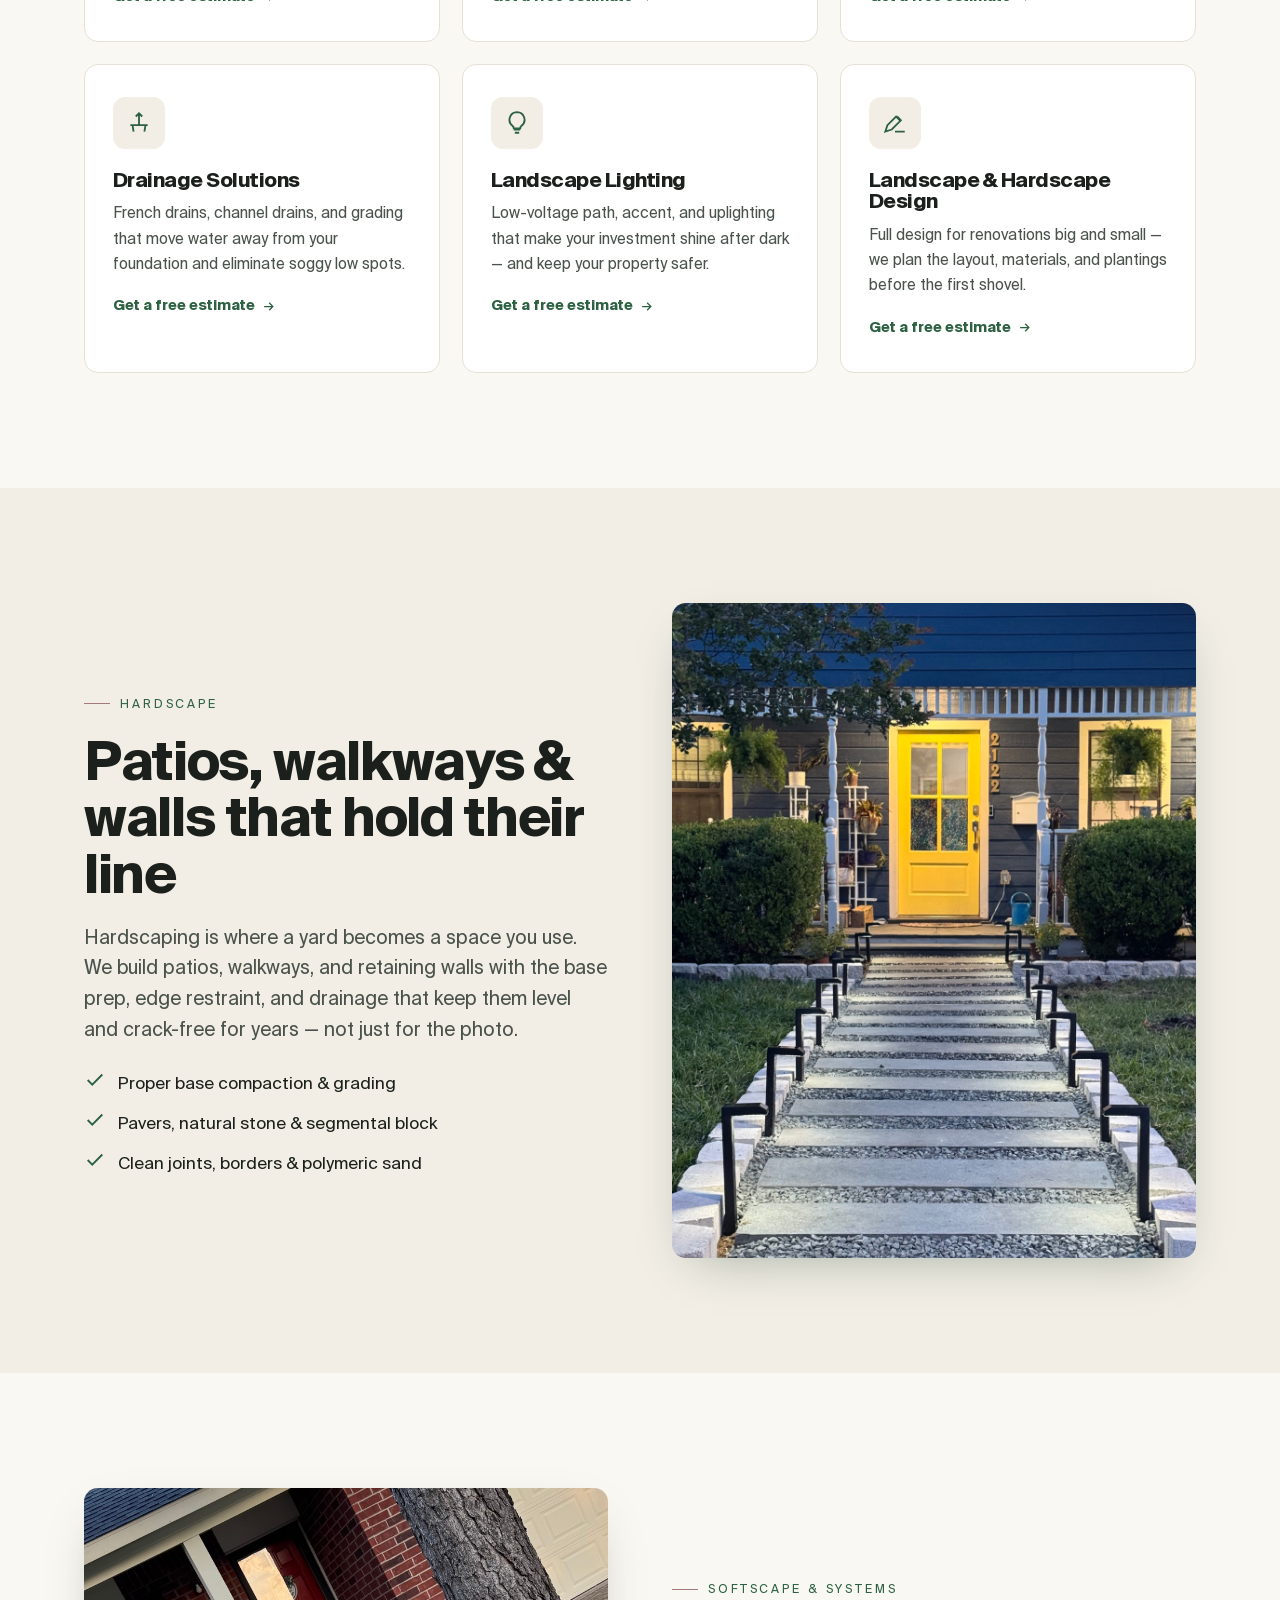
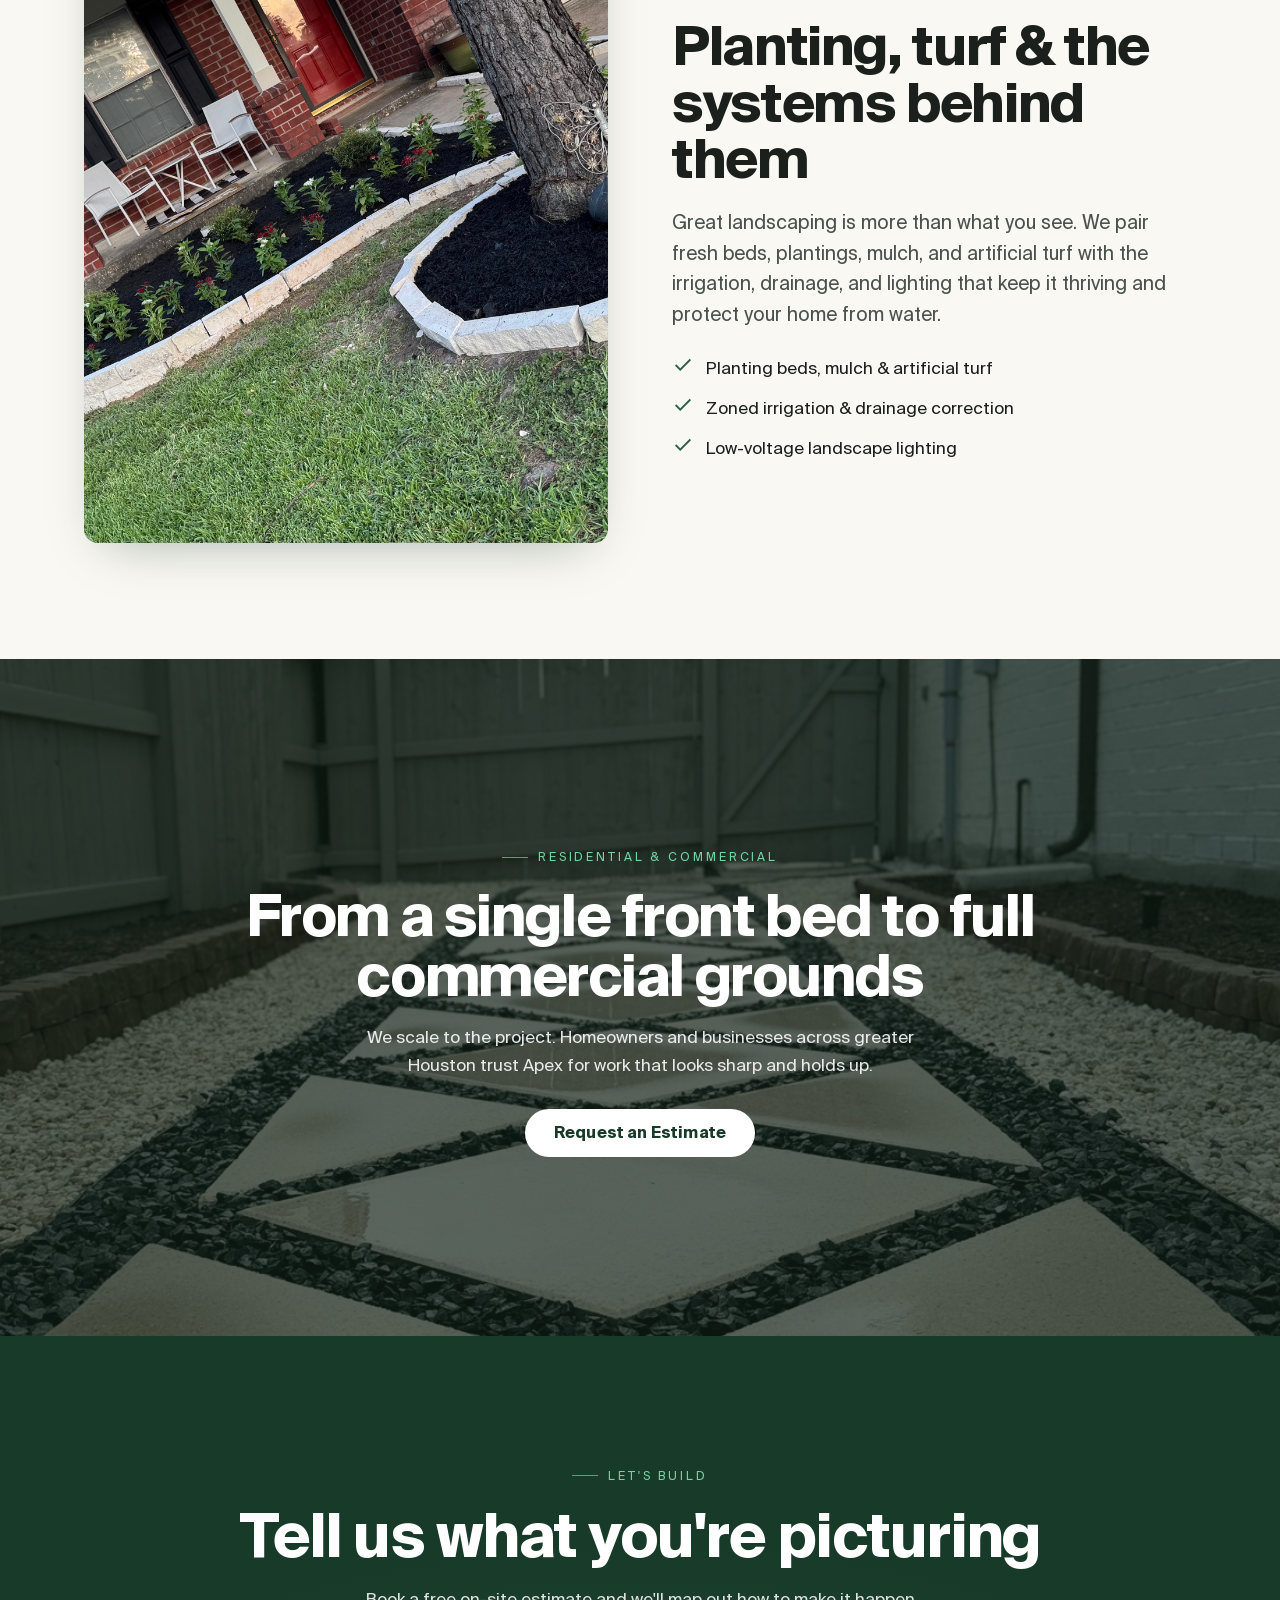
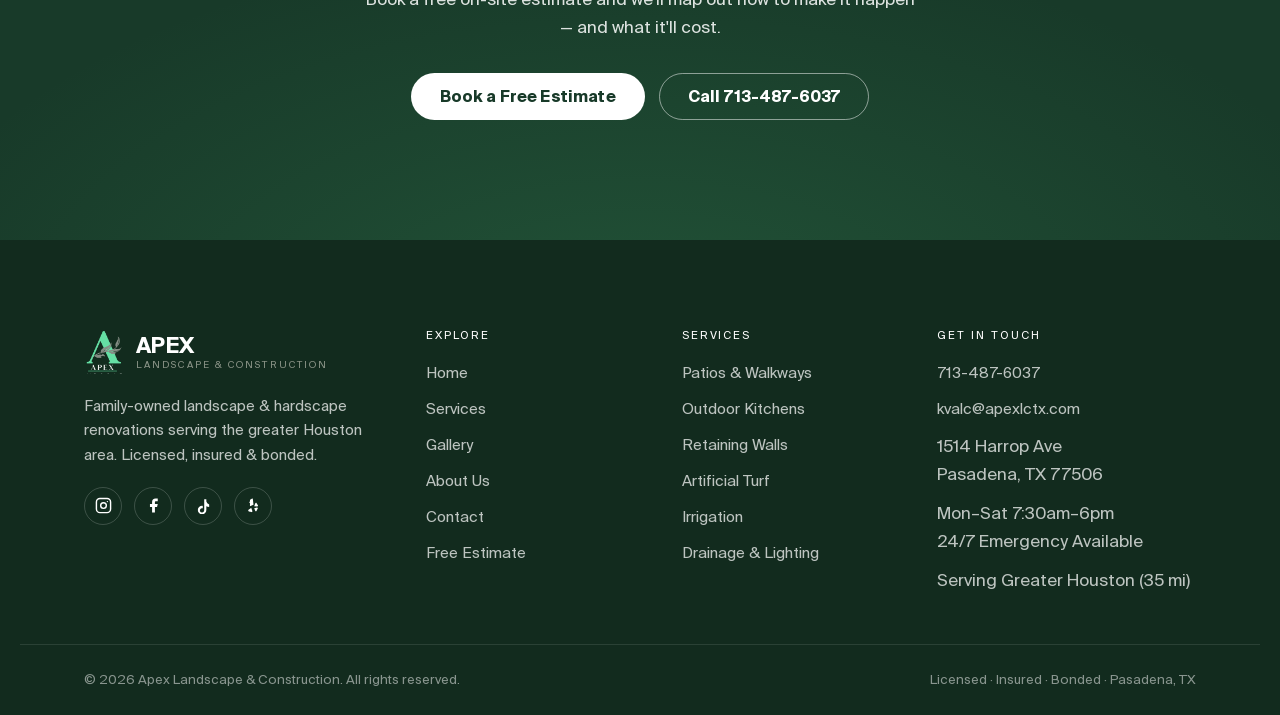
<file: services.html>
<!DOCTYPE html>
<html lang="en">
<head>
<meta charset="UTF-8">
<meta name="viewport" content="width=device-width, initial-scale=1">
<link rel="canonical" href="https://www.apexlctx.com/services.html">
<title>Services — Apex Landscape &amp; Construction | Houston Hardscaping</title>
<meta name="description" content="Patios, paver walkways, outdoor kitchens, retaining walls, artificial turf, irrigation, drainage &amp; landscape lighting across greater Houston. Residential &amp; commercial.">
<link rel="icon" type="image/png" href="assets/img/brand/favicon.png"><link rel="stylesheet" href="assets/css/site.css">
</head>
<body>

<!-- ============ UTILITY BAR ============ -->
<div class="utility">
  <div class="utility__inner">
    <div class="u-left">
      <span class="u-item"><svg viewBox="0 0 24 24" fill="none" stroke="currentColor" stroke-width="2"><path d="M22 16.92v3a2 2 0 0 1-2.18 2 19.79 19.79 0 0 1-8.63-3.07 19.5 19.5 0 0 1-6-6 19.79 19.79 0 0 1-3.07-8.67A2 2 0 0 1 4.11 2h3a2 2 0 0 1 2 1.72c.13.96.36 1.9.7 2.81a2 2 0 0 1-.45 2.11L8.09 9.91a16 16 0 0 0 6 6l1.27-1.27a2 2 0 0 1 2.11-.45c.9.34 1.85.57 2.81.7A2 2 0 0 1 22 16.92z"/></svg><a href="tel:+17134876037">713-487-6037</a></span>
      <span class="u-item hide-sm"><svg viewBox="0 0 24 24" fill="none" stroke="currentColor" stroke-width="2"><circle cx="12" cy="12" r="10"/><path d="M12 6v6l4 2"/></svg>Mon–Sat 7:30am–6pm · 24/7 Emergency</span>
      <span class="u-item hide-sm"><svg viewBox="0 0 24 24" fill="none" stroke="currentColor" stroke-width="2"><path d="M21 10c0 7-9 12-9 12s-9-5-9-12a9 9 0 0 1 18 0z"/><circle cx="12" cy="10" r="3"/></svg>Serving Greater Houston</span>
    </div>
    <div class="u-offer"><span class="diamond">◆</span>
      <span class="u-rotator">
        <span><b>10% off</b> for new clients</span>
        <span><b>10% off</b> military &amp; first responders</span>
        <span><b>Free</b> on-site estimates &amp; quotes</span>
      </span>
    </div>
  </div>
</div>

<!-- ============ NAV ============ -->
<header class="nav nav--over">
  <div class="nav__inner">
    <a href="index.html" class="brand" aria-label="Apex Landscape &amp; Construction home">
      <img src="assets/img/brand/logo-mark.png" alt="" class="brand__mark">
      <span class="brand__name"><b>APEX</b><span>Landscape &amp; Construction</span></span>
    </a>
    <nav class="nav__links" aria-label="Primary">
      <a href="index.html">Home</a>
      <a href="services.html" class="active">Services</a>
      <a href="gallery.html">Gallery</a>
      <a href="about.html">About</a>
      <a href="contact.html">Contact</a>
    </nav>
    <div class="nav__right">
      <a href="tel:+17134876037" class="nav__phone">
        <svg viewBox="0 0 24 24" fill="none" stroke="currentColor" stroke-width="2"><path d="M22 16.92v3a2 2 0 0 1-2.18 2 19.79 19.79 0 0 1-8.63-3.07 19.5 19.5 0 0 1-6-6 19.79 19.79 0 0 1-3.07-8.67A2 2 0 0 1 4.11 2h3a2 2 0 0 1 2 1.72c.13.96.36 1.9.7 2.81a2 2 0 0 1-.45 2.11L8.09 9.91a16 16 0 0 0 6 6l1.27-1.27a2 2 0 0 1 2.11-.45c.9.34 1.85.57 2.81.7A2 2 0 0 1 22 16.92z"/></svg>
        713-487-6037
      </a>
      <a href="estimate.html" class="btn btn--primary">Free Estimate</a>
    </div>
    <button class="nav__toggle" aria-label="Open menu"><span></span><span></span><span></span></button>
  </div>
</header>
<div class="mobile-menu" id="mobileMenu">
  <button class="mm-close" aria-label="Close menu">&times;</button>
  <a href="index.html">Home</a><a href="services.html">Services</a><a href="gallery.html">Gallery</a>
  <a href="about.html">About</a><a href="contact.html">Contact</a><a href="estimate.html">Free Estimate</a>
  <div class="mm-contact"><a href="tel:+17134876037">713-487-6037</a><a href="mailto:kvalc@apexlctx.com">kvalc@apexlctx.com</a><span>Mon–Sat 7:30am–6pm · 24/7 Emergency</span></div>
</div>

<!-- ============ PAGE HERO ============ -->
<section class="phero">
  <div class="phero__media"><img src="assets/img/projects/houston/11.jpg" alt="Backyard paver path and string lighting at dusk"></div>
  <div class="wrap">
    <p class="crumbs"><a href="index.html">Home</a> / Services</p>
    <span class="eyebrow">What We Do</span>
    <h1>Everything your outdoor space needs — one crew.</h1>
    <p>From hardscape construction to planting, irrigation, and lighting, Apex handles the full scope so your project stays on schedule and on point.</p>
  </div>
</section>

<!-- ============ TRUST BAR ============ -->
<div class="trustbar">
  <div class="trustbar__inner">
    <div class="tb-item"><svg viewBox="0 0 24 24" fill="none" stroke="currentColor" stroke-width="2"><path d="M12 2l2.4 7.4H22l-6 4.6 2.3 7.4-6.3-4.6L5.7 21 8 14 2 9.4h7.6z"/></svg><span><b>5-Star</b> Rated Work</span></div>
    <div class="tb-item"><svg viewBox="0 0 24 24" fill="none" stroke="currentColor" stroke-width="2"><path d="M12 22s8-4 8-10V5l-8-3-8 3v7c0 6 8 10 8 10z"/><path d="M9 12l2 2 4-4"/></svg><span>Licensed &amp; <b>Bonded</b></span></div>
    <div class="tb-item"><svg viewBox="0 0 24 24" fill="none" stroke="currentColor" stroke-width="2"><path d="M3 9l9-7 9 7v11a2 2 0 0 1-2 2H5a2 2 0 0 1-2-2z"/><path d="M9 22V12h6v10"/></svg><span><b>Family Owned</b> &amp; Operated</span></div>
    <div class="tb-item"><svg viewBox="0 0 24 24" fill="none" stroke="currentColor" stroke-width="2"><path d="M22 11.08V12a10 10 0 1 1-5.93-9.14"/><path d="M22 4L12 14.01l-3-3"/></svg><span><b>Insured</b> on Every Job</span></div>
    <div class="tb-item"><svg viewBox="0 0 24 24" fill="none" stroke="currentColor" stroke-width="2"><path d="M3 11l19-9-9 19-2-8-8-2z"/></svg><span>Serving <b>Greater Houston</b></span></div>
  </div>
</div>


<!-- ============ SERVICE GRID ============ -->
<section class="section">
  <div class="wrap">
    <div class="section-head reveal" style="margin-bottom:48px">
      <span class="eyebrow">Core Services</span>
      <h2 class="h-lg">Landscape &amp; hardscape, done right</h2>
    </div>
    <div class="svc-grid">
      <a class="svc-card reveal" id="patios" href="estimate.html?service=patios">
        <div class="svc-card__icon"><svg viewBox="0 0 24 24" fill="none" stroke="currentColor" stroke-width="1.7"><rect x="3" y="3" width="7" height="7" rx="1"/><rect x="14" y="3" width="7" height="7" rx="1"/><rect x="3" y="14" width="7" height="7" rx="1"/><rect x="14" y="14" width="7" height="7" rx="1"/></svg></div>
        <h3>Patio Renovations</h3>
        <p>Paver and stone patios engineered for drainage and built for how you actually live outdoors — dining, lounging, entertaining.</p>
        <span class="svc-card__link">Get a free estimate <svg viewBox="0 0 24 24" width="15" height="15" fill="none" stroke="currentColor" stroke-width="2"><path d="M5 12h14M13 6l6 6-6 6"/></svg></span>
      </a>
      <a class="svc-card reveal" data-d="1" id="walkways" href="estimate.html?service=walkways">
        <div class="svc-card__icon"><svg viewBox="0 0 24 24" fill="none" stroke="currentColor" stroke-width="1.7"><path d="M8 21l3-18M16 21l-3-18M6 8h12M5 14h14"/></svg></div>
        <h3>Paver Walkways</h3>
        <p>Level, curved, and clean pathways with defined borders that improve flow and lift your home's whole first impression.</p>
        <span class="svc-card__link">Get a free estimate <svg viewBox="0 0 24 24" width="15" height="15" fill="none" stroke="currentColor" stroke-width="2"><path d="M5 12h14M13 6l6 6-6 6"/></svg></span>
      </a>
      <a class="svc-card reveal" data-d="2" id="kitchens" href="estimate.html?service=kitchens">
        <div class="svc-card__icon"><svg viewBox="0 0 24 24" fill="none" stroke="currentColor" stroke-width="1.7"><rect x="3" y="9" width="18" height="11" rx="2"/><path d="M3 13h18M8 9V5a2 2 0 0 1 2-2h4a2 2 0 0 1 2 2v4"/></svg></div>
        <h3>Outdoor Kitchens</h3>
        <p>Built-in grills, counters, seating, and storage — a true outdoor kitchen designed around your space and how you host.</p>
        <span class="svc-card__link">Get a free estimate <svg viewBox="0 0 24 24" width="15" height="15" fill="none" stroke="currentColor" stroke-width="2"><path d="M5 12h14M13 6l6 6-6 6"/></svg></span>
      </a>
      <a class="svc-card reveal" id="walls" href="estimate.html?service=walls">
        <div class="svc-card__icon"><svg viewBox="0 0 24 24" fill="none" stroke="currentColor" stroke-width="1.7"><path d="M3 8h6v4H3zM15 8h6v4h-6zM9 8h6v4H9zM6 12h6v4H6zM12 12h6v4h-6zM3 16h18v4H3z"/></svg></div>
        <h3>Retaining Walls &amp; Beds</h3>
        <p>Segmental retaining walls and crisp planting beds that manage grade, prevent erosion, and frame your landscape.</p>
        <span class="svc-card__link">Get a free estimate <svg viewBox="0 0 24 24" width="15" height="15" fill="none" stroke="currentColor" stroke-width="2"><path d="M5 12h14M13 6l6 6-6 6"/></svg></span>
      </a>
      <a class="svc-card reveal" data-d="1" id="turf" href="estimate.html?service=turf">
        <div class="svc-card__icon"><svg viewBox="0 0 24 24" fill="none" stroke="currentColor" stroke-width="1.7"><path d="M12 20V9M12 9c0-3 2-5 5-5-1 3-3 5-5 5zM12 12c0-3-2-5-5-5 1 3 3 5 5 5zM4 20h16"/></svg></div>
        <h3>Artificial Turf</h3>
        <p>Premium synthetic lawns that stay green with zero watering — ideal for pets, kids, shady spots, and busy schedules.</p>
        <span class="svc-card__link">Get a free estimate <svg viewBox="0 0 24 24" width="15" height="15" fill="none" stroke="currentColor" stroke-width="2"><path d="M5 12h14M13 6l6 6-6 6"/></svg></span>
      </a>
      <a class="svc-card reveal" data-d="2" id="irrigation" href="estimate.html?service=irrigation">
        <div class="svc-card__icon"><svg viewBox="0 0 24 24" fill="none" stroke="currentColor" stroke-width="1.7"><path d="M12 2s5 6 5 10a5 5 0 0 1-10 0c0-4 5-10 5-10z"/></svg></div>
        <h3>Irrigation</h3>
        <p>Efficient sprinkler and drip systems zoned for your plants and turf, keeping everything healthy without wasting water.</p>
        <span class="svc-card__link">Get a free estimate <svg viewBox="0 0 24 24" width="15" height="15" fill="none" stroke="currentColor" stroke-width="2"><path d="M5 12h14M13 6l6 6-6 6"/></svg></span>
      </a>
      <a class="svc-card reveal" id="drainage" href="estimate.html?service=drainage">
        <div class="svc-card__icon"><svg viewBox="0 0 24 24" fill="none" stroke="currentColor" stroke-width="1.7"><path d="M4 14h16M6 14l1 6M18 14l-1 6M12 3v11M9 6l3-3 3 3"/></svg></div>
        <h3>Drainage Solutions</h3>
        <p>French drains, channel drains, and grading that move water away from your foundation and eliminate soggy low spots.</p>
        <span class="svc-card__link">Get a free estimate <svg viewBox="0 0 24 24" width="15" height="15" fill="none" stroke="currentColor" stroke-width="2"><path d="M5 12h14M13 6l6 6-6 6"/></svg></span>
      </a>
      <a class="svc-card reveal" data-d="1" id="lighting" href="estimate.html?service=lighting">
        <div class="svc-card__icon"><svg viewBox="0 0 24 24" fill="none" stroke="currentColor" stroke-width="1.7"><path d="M9 18h6M10 21h4M12 2a7 7 0 0 0-4 12.7c.6.5 1 1.3 1 2.1V17h6v-.2c0-.8.4-1.6 1-2.1A7 7 0 0 0 12 2z"/></svg></div>
        <h3>Landscape Lighting</h3>
        <p>Low-voltage path, accent, and uplighting that make your investment shine after dark — and keep your property safer.</p>
        <span class="svc-card__link">Get a free estimate <svg viewBox="0 0 24 24" width="15" height="15" fill="none" stroke="currentColor" stroke-width="2"><path d="M5 12h14M13 6l6 6-6 6"/></svg></span>
      </a>
      <a class="svc-card reveal" data-d="2" id="design" href="estimate.html?service=design">
        <div class="svc-card__icon"><svg viewBox="0 0 24 24" fill="none" stroke="currentColor" stroke-width="1.7"><path d="M12 20h9M3 20l2-6 8-8 4 4-8 8zM14 6l4 4"/></svg></div>
        <h3>Landscape &amp; Hardscape Design</h3>
        <p>Full design for renovations big and small — we plan the layout, materials, and plantings before the first shovel.</p>
        <span class="svc-card__link">Get a free estimate <svg viewBox="0 0 24 24" width="15" height="15" fill="none" stroke="currentColor" stroke-width="2"><path d="M5 12h14M13 6l6 6-6 6"/></svg></span>
      </a>
    </div>
  </div>
</section>

<!-- ============ FEATURE SPLIT 1 ============ -->
<section class="section section--cream">
  <div class="wrap">
    <div class="split">
      <div class="reveal">
        <span class="eyebrow">Hardscape</span>
        <h2 class="h-lg">Patios, walkways &amp; walls that hold their line</h2>
        <p class="lede" style="margin-top:20px">Hardscaping is where a yard becomes a space you use. We build patios, walkways, and retaining walls with the base prep, edge restraint, and drainage that keep them level and crack-free for years — not just for the photo.</p>
        <ul style="margin-top:24px;display:grid;gap:12px">
          <li style="display:flex;gap:12px"><svg viewBox="0 0 24 24" width="22" height="22" fill="none" stroke="var(--moss)" stroke-width="2" style="flex:none"><path d="M20 6L9 17l-5-5"/></svg> Proper base compaction &amp; grading</li>
          <li style="display:flex;gap:12px"><svg viewBox="0 0 24 24" width="22" height="22" fill="none" stroke="var(--moss)" stroke-width="2" style="flex:none"><path d="M20 6L9 17l-5-5"/></svg> Pavers, natural stone &amp; segmental block</li>
          <li style="display:flex;gap:12px"><svg viewBox="0 0 24 24" width="22" height="22" fill="none" stroke="var(--moss)" stroke-width="2" style="flex:none"><path d="M20 6L9 17l-5-5"/></svg> Clean joints, borders &amp; polymeric sand</li>
        </ul>
      </div>
      <div class="split__media reveal" data-d="1"><img src="assets/img/projects/houston/03.jpg" alt="Stone steps and gravel walkway leading to a front porch"></div>
    </div>
  </div>
</section>

<!-- ============ FEATURE SPLIT 2 ============ -->
<section class="section">
  <div class="wrap">
    <div class="split split--reverse">
      <div class="split__media reveal"><img src="assets/img/projects/northside/03.jpg" alt="Stone-bordered planting beds with fresh mulch and flowers"></div>
      <div class="reveal" data-d="1">
        <span class="eyebrow">Softscape &amp; Systems</span>
        <h2 class="h-lg">Planting, turf &amp; the systems behind them</h2>
        <p class="lede" style="margin-top:20px">Great landscaping is more than what you see. We pair fresh beds, plantings, mulch, and artificial turf with the irrigation, drainage, and lighting that keep it thriving and protect your home from water.</p>
        <ul style="margin-top:24px;display:grid;gap:12px">
          <li style="display:flex;gap:12px"><svg viewBox="0 0 24 24" width="22" height="22" fill="none" stroke="var(--moss)" stroke-width="2" style="flex:none"><path d="M20 6L9 17l-5-5"/></svg> Planting beds, mulch &amp; artificial turf</li>
          <li style="display:flex;gap:12px"><svg viewBox="0 0 24 24" width="22" height="22" fill="none" stroke="var(--moss)" stroke-width="2" style="flex:none"><path d="M20 6L9 17l-5-5"/></svg> Zoned irrigation &amp; drainage correction</li>
          <li style="display:flex;gap:12px"><svg viewBox="0 0 24 24" width="22" height="22" fill="none" stroke="var(--moss)" stroke-width="2" style="flex:none"><path d="M20 6L9 17l-5-5"/></svg> Low-voltage landscape lighting</li>
        </ul>
      </div>
    </div>
  </div>
</section>

<!-- ============ COMMERCIAL BAND ============ -->
<section class="band">
  <div class="band__media"><img src="assets/img/projects/manvel/18.jpg" alt="Wide paver patio with black gravel joints"></div>
  <div class="wrap">
    <span class="eyebrow eyebrow--center" style="color:var(--mint);justify-content:center">Residential &amp; Commercial</span>
    <h2>From a single front bed to full commercial grounds</h2>
    <p>We scale to the project. Homeowners and businesses across greater Houston trust Apex for work that looks sharp and holds up.</p>
    <a href="estimate.html" class="btn btn--light">Request an Estimate</a>
  </div>
</section>

<!-- ============ FINAL CTA ============ -->
<section class="cta-final">
  <div class="wrap">
    <span class="eyebrow eyebrow--center" style="color:var(--mint);justify-content:center">Let's Build</span>
    <h2>Tell us what you're picturing</h2>
    <p>Book a free on-site estimate and we'll map out how to make it happen — and what it'll cost.</p>
    <div class="btn-row" style="justify-content:center">
      <a href="estimate.html" class="btn btn--light">Book a Free Estimate</a>
      <a href="tel:+17134876037" class="btn btn--outline-light">Call 713-487-6037</a>
    </div>
  </div>
</section>

<!-- ============ FOOTER ============ -->
<footer class="footer">
  <div class="footer__top">
    <div class="footer__brand">
      <a href="index.html" class="brand"><img src="assets/img/brand/logo-mark.png" alt="" class="brand__mark"><span class="brand__name"><b>APEX</b><span>Landscape &amp; Construction</span></span></a>
      <p>Family-owned landscape &amp; hardscape renovations serving the greater Houston area. Licensed, insured &amp; bonded.</p>
      <div class="footer__socials">
        <a href="https://instagram.com/apexlctx" target="_blank" rel="noopener" aria-label="Instagram"><svg viewBox="0 0 24 24" fill="none" stroke="currentColor" stroke-width="2"><rect x="2" y="2" width="20" height="20" rx="5"/><circle cx="12" cy="12" r="4"/><circle cx="17.5" cy="6.5" r="1" fill="currentColor" stroke="none"/></svg></a>
        <a href="https://www.facebook.com/p/Apex-Landscape-Construction-61576820129948/" target="_blank" rel="noopener" aria-label="Facebook"><svg viewBox="0 0 24 24" fill="currentColor"><path d="M18 2h-3a5 5 0 0 0-5 5v3H7v4h3v8h4v-8h3l1-4h-4V7a1 1 0 0 1 1-1h3z"/></svg></a>
        <a href="https://tiktok.com/@apexlctx" target="_blank" rel="noopener" aria-label="TikTok"><svg viewBox="0 0 24 24" fill="currentColor"><path d="M16 3v3.5a5.5 5.5 0 0 0 4 4V14a8.5 8.5 0 0 1-4-1v5.5a6 6 0 1 1-6-6c.3 0 .7 0 1 .1V16a3 3 0 1 0 2 2.8V3z"/></svg></a>
        <a href="https://www.yelp.com/biz/apex-landscape-and-construction-pasadena" target="_blank" rel="noopener" aria-label="Yelp"><svg viewBox="0 0 24 24" fill="currentColor"><path d="M11 2c-2 .4-4 1.2-4 2.5V13l5-2zM9 15l-4 3c-.8.6-.5 2 .5 2.3l3.5 1c1 .3 1.8-.7 1.4-1.6l-1.4-3.7zM13 16l1.5 3.7c.4.9 1.5.7 1.9-.2l1.6-3.2c.4-.8-.3-1.7-1.2-1.5zM13 13l4 .5c1 .1 1.7-.9 1.2-1.8l-1.8-3c-.5-.9-1.9-.6-2 .4zM11 12l-3-5c-.6-1-2-.6-2.2.5"/></svg></a>
      </div>
    </div>
    <div class="footer__col"><h4>Explore</h4><a href="index.html">Home</a><a href="services.html">Services</a><a href="gallery.html">Gallery</a><a href="about.html">About Us</a><a href="contact.html">Contact</a><a href="estimate.html">Free Estimate</a></div>
    <div class="footer__col"><h4>Services</h4><a href="services.html#patios">Patios &amp; Walkways</a><a href="services.html#kitchens">Outdoor Kitchens</a><a href="services.html#walls">Retaining Walls</a><a href="services.html#turf">Artificial Turf</a><a href="services.html#irrigation">Irrigation</a><a href="services.html#lighting">Drainage &amp; Lighting</a></div>
    <div class="footer__col"><h4>Get In Touch</h4><a href="tel:+17134876037">713-487-6037</a><a href="mailto:kvalc@apexlctx.com">kvalc@apexlctx.com</a><span style="display:block;margin-bottom:11px">1514 Harrop Ave<br>Pasadena, TX 77506</span><span style="display:block;margin-bottom:11px">Mon–Sat 7:30am–6pm<br>24/7 Emergency Available</span><span style="display:block">Serving Greater Houston (35 mi)</span></div>
  </div>
  <div class="footer__bottom"><span>© <span data-year>2026</span> Apex Landscape &amp; Construction. All rights reserved.</span><span>Licensed · Insured · Bonded · Pasadena, TX</span></div>
</footer>
<script src="assets/js/site.js"></script>
</body>
</html>
</file>
<file: assets/css/site.css>
/* ==========================================================================
   Apex Landscape & Construction — shared design system
   Hybrid: elegant light base (Allied) + dark full-bleed image bands (ORO)
   Palette: deep earthy green primary, mauve accent, warm neutrals
   ========================================================================== */

/* ---- self-hosted Suisse Intl ---- */
@font-face{font-family:"Suisse Intl";src:url("../fonts/SuisseIntl-Light.ttf") format("truetype");font-weight:300;font-style:normal;font-display:swap}
@font-face{font-family:"Suisse Intl";src:url("../fonts/SuisseIntl-Regular.ttf") format("truetype");font-weight:400;font-style:normal;font-display:swap}
@font-face{font-family:"Suisse Intl";src:url("../fonts/SuisseIntl-Bold.ttf") format("truetype");font-weight:700;font-style:normal;font-display:swap}

:root{
  /* greens */
  --forest:#183a29;      /* deepest — dark bands, footer */
  --forest-2:#1f4a33;
  --moss:#2c6141;        /* mid green — buttons, links */
  --leaf:#3f9d63;        /* brand-adjacent bright accent */
  --mint:#6fd6a2;        /* logo mint — sparing highlights */
  /* accent */
  --clay:#a47979;        /* mauve accent from brand */
  --clay-soft:#c6a6a0;
  /* neutrals */
  --ink:#1b201c;         /* body text */
  --ink-soft:#4a534b;
  --paper:#faf8f3;       /* page background */
  --cream:#f2eee5;       /* alt section */
  --stone:#e6e1d5;       /* borders / cards */
  --sage:#8a9387;        /* logo leaf gray */
  --white:#ffffff;
  /* type */
  --display:"Suisse Intl",-apple-system,BlinkMacSystemFont,"Segoe UI",Helvetica,Arial,sans-serif;
  --sans:"Suisse Intl",-apple-system,BlinkMacSystemFont,"Segoe UI",Helvetica,Arial,sans-serif;
  --mono:"Suisse Intl",-apple-system,BlinkMacSystemFont,"Segoe UI",sans-serif;
  /* system */
  --maxw:1240px;
  --gut:clamp(20px,5vw,64px);
  --radius:14px;
  --shadow:0 18px 50px -22px rgba(24,58,41,.4);
  --shadow-sm:0 8px 24px -14px rgba(24,58,41,.35);
  --ease:cubic-bezier(.16,.84,.44,1);
}

*,*::before,*::after{box-sizing:border-box}
html{scroll-behavior:smooth;-webkit-text-size-adjust:100%}
body{
  margin:0;font-family:var(--sans);color:var(--ink);background:var(--paper);
  font-size:17px;line-height:1.65;-webkit-font-smoothing:antialiased;
  overflow-x:hidden;
}
img{max-width:100%;display:block}
a{color:inherit;text-decoration:none}
h1,h2,h3,h4{font-family:var(--display);font-weight:700;line-height:1.04;margin:0;
  letter-spacing:-.025em}
p{margin:0 0 1em}
ul{margin:0;padding:0;list-style:none}

/* ---------- layout helpers ---------- */
.wrap{max-width:var(--maxw);margin:0 auto;padding-inline:var(--gut)}
.section{padding-block:clamp(64px,9vw,130px)}
.section--tight{padding-block:clamp(48px,6vw,84px)}
.eyebrow{font-family:var(--mono);text-transform:uppercase;letter-spacing:.24em;
  font-size:12px;color:var(--moss);display:inline-flex;align-items:center;gap:10px;margin:0 0 18px}
.eyebrow::before{content:"";width:26px;height:1px;background:var(--clay)}
.eyebrow--center{justify-content:center}
.h-xl{font-size:clamp(2.6rem,6vw,5rem)}
.h-lg{font-size:clamp(2rem,4.4vw,3.4rem)}
.h-md{font-size:clamp(1.5rem,2.6vw,2.1rem)}
.lede{font-size:clamp(1.05rem,1.5vw,1.28rem);color:var(--ink-soft);line-height:1.6;max-width:60ch}
.center{text-align:center}
.muted{color:var(--ink-soft)}
em,.serif-em{font-style:italic;font-family:var(--display)}

/* ---------- buttons ---------- */
.btn{display:inline-flex;align-items:center;gap:10px;font-family:var(--sans);
  font-weight:600;font-size:.98rem;letter-spacing:.01em;padding:15px 28px;border-radius:100px;
  cursor:pointer;border:1.5px solid transparent;transition:.35s var(--ease);white-space:nowrap;line-height:1}
.btn svg{width:17px;height:17px}
.btn--primary{background:var(--moss);color:#fff}
.btn--primary:hover{background:var(--forest);transform:translateY(-2px);box-shadow:var(--shadow-sm)}
.btn--ghost{background:transparent;color:var(--ink);border-color:var(--stone)}
.btn--ghost:hover{border-color:var(--moss);color:var(--moss)}
.btn--light{background:#fff;color:var(--forest)}
.btn--light:hover{transform:translateY(-2px);box-shadow:0 16px 40px -18px rgba(0,0,0,.6)}
.btn--outline-light{background:transparent;color:#fff;border-color:rgba(255,255,255,.5)}
.btn--outline-light:hover{background:rgba(255,255,255,.12);border-color:#fff}
.btn-row{display:flex;flex-wrap:wrap;gap:14px}

/* ---------- utility bar ---------- */
.utility{position:fixed;top:0;left:0;right:0;z-index:101;background:var(--forest);
  color:rgba(255,255,255,.72);font-size:13px;transition:transform .4s var(--ease)}
.utility.hide{transform:translateY(-100%)}
.utility__inner{max-width:var(--maxw);margin:0 auto;padding-inline:var(--gut);
  height:42px;display:flex;align-items:center;justify-content:space-between;gap:20px}
.utility a{color:rgba(255,255,255,.72);transition:color .2s}
.utility a:hover{color:#fff}
.u-left{display:flex;gap:24px;align-items:center}
.u-item{display:flex;align-items:center;gap:8px;white-space:nowrap}
.u-item svg{width:14px;height:14px;color:var(--mint);flex:none}
.u-offer{display:flex;align-items:center;gap:8px;color:#fff;font-weight:500;white-space:nowrap;
  overflow:hidden}
.u-offer b{color:var(--mint)}
.u-offer .diamond{color:var(--mint)}
.u-rotator{position:relative;height:1.3em;overflow:hidden}
.u-rotator span{display:block;animation:none}
@media(max-width:860px){.u-item.hide-sm{display:none}.u-left{gap:16px}}
@media(max-width:520px){.u-offer{display:none}}

/* ---------- top nav ---------- */
.nav{position:fixed;top:42px;left:0;right:0;z-index:100;
  transition:.4s var(--ease);padding-block:16px}
.nav.scrolled{top:0}
.nav__inner{max-width:var(--maxw);margin:0 auto;padding-inline:var(--gut);
  display:flex;align-items:center;justify-content:space-between;gap:24px}
.brand{display:flex;align-items:center;gap:12px}
.brand__mark{width:40px;height:44px;object-fit:contain;flex:none}
.brand__name{display:flex;flex-direction:column;line-height:1}
.brand__name b{font-family:var(--display);font-weight:600;font-size:1.32rem;letter-spacing:.02em;color:var(--forest)}
.brand__name span{font-family:var(--mono);font-size:9.5px;letter-spacing:.22em;
  text-transform:uppercase;color:var(--sage);margin-top:4px}
.nav__links{display:flex;align-items:center;gap:34px}
.nav__links a{font-weight:500;font-size:.97rem;color:var(--ink);position:relative;padding-block:6px}
.nav__links a::after{content:"";position:absolute;left:0;bottom:0;width:0;height:2px;
  background:var(--moss);transition:width .3s var(--ease)}
.nav__links a:hover::after,.nav__links a.active::after{width:100%}
.nav__right{display:flex;align-items:center;gap:20px}
.nav__phone{display:flex;align-items:center;gap:8px;font-weight:600;color:var(--forest);font-size:.95rem}
.nav__phone svg{width:16px;height:16px;color:var(--moss)}

/* transparent-over-hero state */
.nav--over .brand__name b{color:#fff}
.nav--over .brand__name span{color:rgba(255,255,255,.7)}
.nav--over .nav__links a{color:rgba(255,255,255,.92)}
.nav--over .nav__phone{color:#fff}
.nav--over .nav__phone svg{color:var(--mint)}
.nav--over .btn--ghost{color:#fff;border-color:rgba(255,255,255,.45)}
.nav--over .btn--ghost:hover{border-color:#fff}

/* scrolled — solid */
.nav.scrolled{background:rgba(250,248,243,.92);backdrop-filter:blur(14px);
  box-shadow:0 1px 0 rgba(27,32,28,.08);padding-block:10px}
.nav.scrolled.nav--over .brand__name b{color:var(--forest)}
.nav.scrolled.nav--over .brand__name span{color:var(--sage)}
.nav.scrolled.nav--over .nav__links a{color:var(--ink)}
.nav.scrolled.nav--over .nav__phone{color:var(--forest)}
.nav.scrolled.nav--over .nav__phone svg{color:var(--moss)}
.nav.scrolled.nav--over .btn--ghost{color:var(--ink);border-color:var(--stone)}

.nav__toggle{display:none;background:none;border:0;cursor:pointer;padding:8px;flex:none}
.nav__toggle span{display:block;width:24px;height:2px;background:var(--forest);margin:5px 0;
  transition:.3s var(--ease);border-radius:2px}
.nav--over .nav__toggle span{background:#fff}
.nav.scrolled.nav--over .nav__toggle span{background:var(--forest)}

/* mobile drawer */
.mobile-menu{position:fixed;inset:0;z-index:99;background:var(--forest);
  display:flex;flex-direction:column;justify-content:center;padding:var(--gut);
  transform:translateY(-100%);transition:transform .5s var(--ease);visibility:hidden}
.mobile-menu.open{transform:translateY(0);visibility:visible}
.mobile-menu a{color:#fff;font-family:var(--display);font-size:clamp(1.8rem,7vw,2.6rem);
  padding:12px 0;border-bottom:1px solid rgba(255,255,255,.12)}
.mobile-menu .mm-contact{margin-top:32px;font-family:var(--sans);font-size:1rem;color:var(--mint);display:flex;flex-direction:column;gap:8px}
.mobile-menu .mm-contact a{font-family:var(--sans);font-size:1rem;border:0;padding:0;color:#fff}
.mm-close{position:absolute;top:22px;right:var(--gut);background:none;border:0;color:#fff;font-size:2rem;cursor:pointer;line-height:1}

/* ---------- hero ---------- */
.hero{position:relative;min-height:96vh;display:flex;align-items:center;
  color:#fff;overflow:hidden;padding-top:clamp(124px,15vh,172px);padding-bottom:clamp(48px,6vw,80px)}
.hero__media{position:absolute;inset:0;z-index:0}
.hero__media>img{width:100%;height:100%;object-fit:cover}
.hero__media::after{content:"";position:absolute;inset:0;z-index:2;
  background:
    linear-gradient(180deg,rgba(15,32,22,.5) 0%,rgba(15,32,22,.18) 42%,rgba(15,32,22,.85) 100%),
    linear-gradient(115deg,rgba(24,58,41,.55) 0%,rgba(44,97,65,.28) 45%,rgba(24,58,41,.15) 100%)}
/* crossfading Ken-Burns slideshow (b-roll feel, real projects) */
.hero__slide{position:absolute;inset:0;z-index:1;opacity:0;will-change:opacity;
  animation:heroFade 28s infinite}
.hero__slide img{width:100%;height:100%;object-fit:cover;transform:scale(1);
  will-change:transform;animation:heroZoom 28s infinite}
.hero__slide:nth-child(1),.hero__slide:nth-child(1) img{animation-delay:0s}
.hero__slide:nth-child(2),.hero__slide:nth-child(2) img{animation-delay:7s}
.hero__slide:nth-child(3),.hero__slide:nth-child(3) img{animation-delay:14s}
.hero__slide:nth-child(4),.hero__slide:nth-child(4) img{animation-delay:21s}
@keyframes heroFade{0%{opacity:0}2%{opacity:1}22%{opacity:1}26%{opacity:0}100%{opacity:0}}
@keyframes heroZoom{0%{transform:scale(1.02)}26%{transform:scale(1.1)}100%{transform:scale(1.1)}}
@media (prefers-reduced-motion:reduce){
  .hero__slide{animation:none;opacity:0}
  .hero__slide:nth-child(1){opacity:1}
  .hero__slide img{animation:none;transform:none}
}
.hero__inner{position:relative;z-index:2;max-width:var(--maxw);margin:0 auto;
  padding-inline:var(--gut);width:100%}
.hero__inner .eyebrow{color:var(--mint)}
.hero__inner .eyebrow::before{background:var(--mint)}
.hero h1{font-size:clamp(2.7rem,7vw,5.6rem);max-width:16ch;text-shadow:0 2px 30px rgba(0,0,0,.35)}
.hero__sub{font-size:clamp(1.05rem,1.6vw,1.35rem);max-width:52ch;margin:22px 0 32px;
  color:rgba(255,255,255,.92)}
.hero__meta{display:flex;flex-wrap:wrap;gap:26px;margin-top:38px;padding-top:26px;
  border-top:1px solid rgba(255,255,255,.2)}
.hero__meta li{display:flex;align-items:center;gap:10px;font-size:.92rem;color:rgba(255,255,255,.9)}
.hero__meta svg{width:18px;height:18px;color:var(--mint);flex:none}

/* page hero (interior pages) */
.phero{position:relative;padding-top:clamp(140px,18vw,210px);padding-bottom:clamp(56px,7vw,90px);
  color:#fff;overflow:hidden}
.phero__media{position:absolute;inset:0;z-index:0}
.phero__media img{width:100%;height:100%;object-fit:cover}
.phero__media::after{content:"";position:absolute;inset:0;
  background:linear-gradient(180deg,rgba(15,32,22,.6),rgba(15,32,22,.78))}
.phero .wrap{position:relative;z-index:2}
.phero .eyebrow{color:var(--mint)}
.phero .eyebrow::before{background:var(--mint)}
.phero h1{font-size:clamp(2.4rem,5.5vw,4.2rem);max-width:18ch}
.phero p{color:rgba(255,255,255,.9);max-width:54ch;margin-top:18px;font-size:1.12rem}
.crumbs{font-family:var(--mono);font-size:11px;letter-spacing:.16em;text-transform:uppercase;
  color:rgba(255,255,255,.6);margin-bottom:22px}
.crumbs a:hover{color:#fff}

/* ---------- generic sections ---------- */
.section--cream{background:var(--cream)}
.section--forest{background:var(--forest);color:#fff}
.section--forest .lede,.section--forest .muted{color:rgba(255,255,255,.8)}
.section--forest .eyebrow{color:var(--mint)}
.split{display:grid;grid-template-columns:1fr 1fr;gap:clamp(32px,5vw,72px);align-items:center}
.split>*{min-width:0}
.split--wide-text{grid-template-columns:1.1fr .9fr}
.split--form{align-items:start;grid-template-columns:1.15fr .85fr}
.split__media{border-radius:var(--radius);overflow:hidden;box-shadow:var(--shadow);aspect-ratio:4/5}
.split__media img{width:100%;height:100%;object-fit:cover}
.section-head{max-width:64ch}
.section-head--center{margin:0 auto;text-align:center}

/* ---------- stat strip ---------- */
.stats{display:grid;grid-template-columns:repeat(4,1fr);gap:1px;background:var(--stone);
  border:1px solid var(--stone);border-radius:var(--radius);overflow:hidden}
.stats--forest{background:rgba(255,255,255,.12);border-color:transparent}
.stat{background:var(--paper);padding:30px 24px;text-align:center}
.stats--forest .stat{background:var(--forest-2)}
.stat b{font-family:var(--display);font-size:clamp(2rem,3.5vw,2.9rem);color:var(--forest);display:block;font-weight:500}
.stats--forest .stat b{color:var(--mint)}
.stat span{font-size:.82rem;color:var(--ink-soft);text-transform:uppercase;letter-spacing:.1em;font-family:var(--mono)}
.stats--forest .stat span{color:rgba(255,255,255,.7)}

/* ---------- service cards ---------- */
.svc-grid{display:grid;grid-template-columns:repeat(3,1fr);gap:22px}
a.svc-card{display:block;text-decoration:none;color:inherit}
.svc-card{background:#fff;border:1px solid var(--stone);border-radius:var(--radius);
  padding:32px 28px;transition:.4s var(--ease);position:relative;overflow:hidden}
.svc-card:hover{transform:translateY(-6px);box-shadow:var(--shadow);border-color:transparent}
.svc-card__icon{width:52px;height:52px;border-radius:12px;background:var(--cream);
  display:grid;place-items:center;margin-bottom:20px;color:var(--moss);transition:.4s var(--ease)}
.svc-card:hover .svc-card__icon{background:var(--moss);color:#fff}
.svc-card__icon svg{width:26px;height:26px}
.svc-card h3{font-size:1.28rem;margin-bottom:10px}
.svc-card p{font-size:.96rem;color:var(--ink-soft);margin:0}
.svc-card__link{display:inline-flex;align-items:center;gap:6px;margin-top:18px;
  font-weight:600;font-size:.9rem;color:var(--moss)}

/* image-forward service tiles (with photo) */
.tile-grid{display:grid;grid-template-columns:repeat(3,1fr);gap:20px}
.tile{position:relative;border-radius:var(--radius);overflow:hidden;aspect-ratio:4/5;
  display:flex;align-items:flex-end;color:#fff;isolation:isolate}
.tile img{position:absolute;inset:0;width:100%;height:100%;object-fit:cover;z-index:-2;transition:.7s var(--ease)}
.tile::after{content:"";position:absolute;inset:0;z-index:-1;
  background:linear-gradient(180deg,rgba(15,32,22,0) 30%,rgba(15,32,22,.85))}
.tile:hover img{transform:scale(1.06)}
.tile__body{padding:26px}
.tile__body h3{font-size:1.35rem}
.tile__body p{font-size:.9rem;color:rgba(255,255,255,.82);margin:6px 0 0}

/* ---------- process steps ---------- */
.steps{display:grid;grid-template-columns:repeat(4,1fr);gap:24px;counter-reset:step}
.step{position:relative;padding-top:28px}
.step::before{counter-increment:step;content:"0" counter(step);
  font-family:var(--display);font-size:2.6rem;color:var(--clay);opacity:.5;display:block;margin-bottom:8px}
.step h3{font-size:1.2rem;margin-bottom:8px}
.step p{font-size:.94rem;color:var(--ink-soft);margin:0}
.section--forest .step p{color:rgba(255,255,255,.72)}
.section--forest .step::before{color:var(--mint)}

/* ---------- full-bleed dark image band ---------- */
.band{position:relative;color:#fff;text-align:center;overflow:hidden;
  padding-block:clamp(90px,14vw,180px)}
.band__media{position:absolute;inset:0;z-index:0}
.band__media img{width:100%;height:100%;object-fit:cover}
.band__media::after{content:"";position:absolute;inset:0;background:rgba(15,32,22,.68)}
.band .wrap{position:relative;z-index:2}
.band h2{font-size:clamp(2rem,4.6vw,3.6rem);max-width:20ch;margin:0 auto}
.band p{max-width:52ch;margin:18px auto 30px;color:rgba(255,255,255,.88)}

/* ---------- testimonials ---------- */
.quote-grid{display:grid;grid-template-columns:repeat(3,1fr);gap:22px}
.quote{background:#fff;border:1px solid var(--stone);border-radius:var(--radius);padding:30px}
.section--forest .quote{background:var(--forest-2);border-color:rgba(255,255,255,.1)}
.quote .stars{color:var(--leaf);letter-spacing:2px;margin-bottom:14px;font-size:1rem}
.quote p{font-size:1.05rem;line-height:1.6;font-weight:400;color:var(--ink)}
.section--forest .quote p{color:#fff}
.quote cite{display:block;margin-top:16px;font-style:normal;font-weight:600;font-size:.9rem;color:var(--moss)}
.section--forest .quote cite{color:var(--mint)}
.quote cite span{display:block;font-weight:400;color:var(--ink-soft);font-size:.82rem}
.section--forest .quote cite span{color:rgba(255,255,255,.6)}

/* ---------- promo / offers ---------- */
.offers{display:grid;grid-template-columns:repeat(3,1fr);gap:20px}
.offer{border:1.5px dashed var(--clay-soft);border-radius:var(--radius);padding:28px;
  background:linear-gradient(180deg,#fff,var(--cream));text-align:center}
.offer b{font-family:var(--display);font-size:2.4rem;color:var(--clay);display:block}
.offer h3{font-size:1.1rem;margin:6px 0 6px}
.offer p{font-size:.9rem;color:var(--ink-soft);margin:0}

/* ---------- forms ---------- */
.form{display:grid;gap:18px}
.form__row{display:grid;grid-template-columns:1fr 1fr;gap:18px}
.field{display:flex;flex-direction:column;gap:7px}
.field label{font-size:.82rem;font-weight:600;letter-spacing:.02em;color:var(--forest)}
.field label .req{color:var(--clay)}
.field input,.field select,.field textarea{
  font-family:var(--sans);font-size:1rem;padding:13px 15px;border:1.5px solid var(--stone);
  border-radius:10px;background:#fff;color:var(--ink);transition:.25s var(--ease);width:100%}
.field textarea{resize:vertical;min-height:120px}
.field input:focus,.field select:focus,.field textarea:focus{
  outline:none;border-color:var(--moss);box-shadow:0 0 0 4px rgba(44,97,65,.12)}
.field--full{grid-column:1/-1}
.hp{position:absolute;left:-9999px;opacity:0;height:0;width:0}
.form__note{font-size:.82rem;color:var(--ink-soft)}
.form-success{display:none;background:var(--cream);border:1.5px solid var(--moss);
  border-radius:var(--radius);padding:26px 28px;color:var(--forest)}
.form-success.show{display:block}
.form-success h3{color:var(--forest);margin-bottom:6px}
.chips{display:flex;flex-wrap:wrap;gap:10px}
.chip{position:relative}
.chip input{position:absolute;opacity:0}
.chip label{display:inline-block;padding:9px 16px;border:1.5px solid var(--stone);border-radius:100px;
  font-size:.88rem;font-weight:500;cursor:pointer;transition:.25s var(--ease);color:var(--ink-soft)}
.chip input:checked+label{background:var(--moss);border-color:var(--moss);color:#fff}
.chip input:focus-visible+label{box-shadow:0 0 0 3px rgba(44,97,65,.25)}

/* ---------- contact info panel ---------- */
.info-list{display:grid;gap:22px}
.info-item{display:flex;gap:16px;align-items:flex-start}
.info-item__ic{width:44px;height:44px;border-radius:11px;background:var(--cream);color:var(--moss);
  display:grid;place-items:center;flex:none}
.section--forest .info-item__ic{background:var(--forest-2);color:var(--mint)}
.info-item__ic svg{width:21px;height:21px}
.info-item b{display:block;font-size:.78rem;text-transform:uppercase;letter-spacing:.12em;
  font-family:var(--mono);color:var(--sage);margin-bottom:3px}
.info-item a,.info-item span{color:var(--ink);font-weight:500}
.section--forest .info-item a,.section--forest .info-item span{color:#fff}
.section--forest .info-item b{color:rgba(255,255,255,.55)}

/* ---------- gallery ---------- */
.gal-filter{display:flex;flex-wrap:wrap;gap:10px;justify-content:center;margin-bottom:40px}
.gal-filter button{font-family:var(--sans);font-weight:600;font-size:.88rem;padding:9px 18px;
  border-radius:100px;border:1.5px solid var(--stone);background:#fff;color:var(--ink-soft);
  cursor:pointer;transition:.25s var(--ease)}
.gal-filter button:hover{border-color:var(--moss);color:var(--moss)}
.gal-filter button.active{background:var(--forest);border-color:var(--forest);color:#fff}
.masonry{columns:3;column-gap:16px}
.masonry figure{margin:0 0 16px;break-inside:avoid;border-radius:12px;overflow:hidden;
  position:relative;cursor:pointer;background:var(--stone)}
.masonry img{width:100%;display:block;transition:.6s var(--ease)}
.masonry figure::after{content:"";position:absolute;inset:0;background:rgba(15,32,22,0);transition:.35s var(--ease)}
.masonry figure:hover img{transform:scale(1.04)}
.masonry figure:hover::after{background:rgba(15,32,22,.18)}
.masonry figure figcaption{position:absolute;left:14px;bottom:12px;z-index:2;color:#fff;
  font-family:var(--mono);font-size:10.5px;letter-spacing:.14em;text-transform:uppercase;
  opacity:0;transform:translateY(6px);transition:.35s var(--ease);text-shadow:0 1px 6px rgba(0,0,0,.5)}
.masonry figure:hover figcaption{opacity:1;transform:translateY(0)}

/* lightbox */
.lightbox{position:fixed;inset:0;z-index:200;background:rgba(12,22,16,.94);
  display:none;align-items:center;justify-content:center;padding:24px}
.lightbox.open{display:flex}
.lightbox img{max-width:92vw;max-height:86vh;border-radius:8px;box-shadow:0 30px 80px rgba(0,0,0,.6)}
.lightbox__close,.lightbox__nav{position:absolute;background:rgba(255,255,255,.1);border:0;color:#fff;
  cursor:pointer;width:52px;height:52px;border-radius:50%;display:grid;place-items:center;
  font-size:1.5rem;transition:.25s var(--ease)}
.lightbox__close:hover,.lightbox__nav:hover{background:rgba(255,255,255,.25)}
.lightbox__close{top:24px;right:24px}
.lightbox__nav{top:50%;transform:translateY(-50%)}
.lb-prev{left:20px}.lb-next{right:20px}
.lb-count{position:absolute;bottom:24px;left:50%;transform:translateX(-50%);color:rgba(255,255,255,.7);
  font-family:var(--mono);font-size:12px;letter-spacing:.1em}

/* ---------- comet-trace quick form ---------- */
@property --cometA{syntax:"<angle>";inherits:false;initial-value:0deg}
.quickform{display:grid;grid-template-columns:1fr 1.05fr;gap:clamp(36px,5vw,72px);align-items:center}
.quickform>*{min-width:0}
.quickform .eyebrow{color:var(--mint)}
.quickform .eyebrow::before{background:var(--mint)}
.comet-card{position:relative;padding:2px;border-radius:24px;overflow:hidden;box-shadow:0 30px 70px -30px rgba(0,0,0,.6)}
.comet-card::before{content:"";position:absolute;inset:-60%;z-index:0;
  background:conic-gradient(from var(--cometA),
    transparent 0 66%,rgba(111,214,162,.12) 76%,rgba(111,214,162,.65) 87%,
    var(--mint) 91%,#eafff4 93.5%,var(--mint) 96%,transparent 99%);
  animation:cometSpin 4.8s linear infinite}
.comet-card::after{content:"";position:absolute;inset:2px;border-radius:22px;
  background:var(--paper);z-index:1}
.comet-card__inner{position:relative;z-index:2;padding:clamp(26px,3vw,40px)}
.comet-card__inner h3{font-size:1.5rem;margin-bottom:6px}
@keyframes cometSpin{to{--cometA:360deg}}
@media (prefers-reduced-motion:reduce){
  .comet-card::before{animation:none;
    background:conic-gradient(from 130deg,transparent 0 70%,var(--mint) 90%,#eafff4 93%,transparent 98%)}
}
@supports not (background: conic-gradient(from var(--cometA), red, blue)){
  .comet-card{background:linear-gradient(120deg,var(--mint),var(--moss))}
}

/* ---------- CTA band ---------- */
.cta-final{background:var(--forest);color:#fff;text-align:center;
  padding-block:clamp(70px,10vw,120px);position:relative;overflow:hidden}
.cta-final::before{content:"";position:absolute;inset:0;opacity:.5;
  background:radial-gradient(60% 80% at 50% 120%,rgba(63,157,99,.5),transparent)}
.cta-final .wrap{position:relative;z-index:2}
.cta-final h2{font-size:clamp(2.2rem,5vw,3.8rem);max-width:20ch;margin:0 auto}
.cta-final p{max-width:50ch;margin:18px auto 32px;color:rgba(255,255,255,.85)}

/* ---------- footer ---------- */
.footer{background:#122b1e;color:rgba(255,255,255,.72);padding-top:clamp(60px,8vw,90px)}
.footer__top{display:grid;grid-template-columns:1.4fr 1fr 1fr 1.2fr;gap:40px;
  max-width:var(--maxw);margin:0 auto;padding-inline:var(--gut);padding-bottom:50px}
.footer__brand .brand__name b{color:#fff}
.footer__brand .brand__name span{color:var(--sage)}
.footer__brand p{margin:20px 0 0;font-size:.94rem;max-width:34ch;line-height:1.6}
.footer h4{color:#fff;font-family:var(--mono);font-size:11px;letter-spacing:.18em;
  text-transform:uppercase;font-weight:400;margin:0 0 18px}
.footer__col a,.footer__col li{display:block;font-size:.95rem;margin-bottom:11px;transition:.2s}
.footer__col a:hover{color:var(--mint)}
.footer__socials{display:flex;gap:12px;margin-top:20px}
.footer__socials a{width:38px;height:38px;border-radius:50%;border:1px solid rgba(255,255,255,.18);
  display:grid;place-items:center;color:#fff}
.footer__socials a:hover{background:var(--moss);border-color:var(--moss)}
.footer__socials svg{width:17px;height:17px}
.footer__bottom{border-top:1px solid rgba(255,255,255,.1);padding-block:24px;
  max-width:var(--maxw);margin:0 auto;padding-inline:var(--gut);
  display:flex;justify-content:space-between;flex-wrap:wrap;gap:12px;font-size:.82rem;color:rgba(255,255,255,.5)}

/* ---------- hero split + lead form ---------- */
.hero__grid{position:relative;z-index:2;display:grid;grid-template-columns:1.08fr .92fr;
  gap:clamp(32px,4vw,60px);align-items:center;width:100%}
.hero__grid>*{min-width:0}
.leadcard{position:relative;background:#fff;color:var(--ink);border-radius:var(--radius);
  padding:clamp(24px,2.4vw,32px);box-shadow:0 40px 90px -30px rgba(0,0,0,.55);text-align:left}
.leadcard__tag{position:absolute;top:-13px;left:26px;background:var(--moss);color:#fff;
  font-family:var(--mono);font-size:11px;letter-spacing:.1em;text-transform:uppercase;
  padding:6px 14px;border-radius:100px;font-weight:600}
.leadcard h3{font-size:1.55rem;margin-bottom:6px}
.leadcard .lc-sub{font-size:.95rem;color:var(--ink-soft);margin-bottom:20px}
.leadcard .form{gap:13px}
.lc-fine{font-size:.78rem;color:var(--ink-soft);margin:2px 0 0;
  display:flex;align-items:center;justify-content:flex-start;gap:6px}
.lc-fine svg{width:13px;height:13px;color:var(--moss);flex:none}
.hero-float{position:absolute;right:-16px;bottom:-30px;z-index:5;display:flex;align-items:center;gap:12px;
  background:var(--forest);border:1px solid rgba(255,255,255,.14);border-radius:14px;padding:12px 18px;
  box-shadow:var(--shadow)}
.hero-float__ic{width:38px;height:38px;border-radius:10px;background:var(--forest-2);display:grid;
  place-items:center;flex:none;color:var(--mint)}
.hero-float__ic svg{width:19px;height:19px}
.hero-float b{font-size:.86rem;color:#fff;display:block;line-height:1.2}
.hero-float span{font-size:.74rem;color:rgba(255,255,255,.65)}
@media(max-width:1080px){.hero-float{display:none}}

/* ---------- offer strip ---------- */
.offerstrip{background:var(--moss);color:#fff}
.offerstrip__inner{max-width:var(--maxw);margin:0 auto;padding-inline:var(--gut);
  min-height:60px;display:flex;align-items:center;justify-content:center;gap:38px;flex-wrap:wrap;
  padding-block:14px}
.offerstrip .o{display:flex;align-items:center;gap:11px;font-size:.98rem}
.offerstrip .o svg{width:20px;height:20px;flex:none}
.offerstrip .o b{font-weight:700}
.offerstrip .sep{width:5px;height:5px;border-radius:50%;background:rgba(255,255,255,.5)}
@media(max-width:760px){.offerstrip .sep{display:none}.offerstrip__inner{gap:16px}}

/* ---------- trust bar ---------- */
.trustbar{background:var(--cream);border-block:1px solid var(--stone)}
.trustbar__inner{max-width:var(--maxw);margin:0 auto;padding:22px var(--gut);
  display:flex;align-items:center;justify-content:space-between;gap:24px;flex-wrap:wrap}
.tb-item{display:flex;align-items:center;gap:11px;font-size:.92rem;color:var(--ink-soft);font-weight:500}
.tb-item svg{width:22px;height:22px;color:var(--moss);flex:none}
.tb-item b{color:var(--ink);font-weight:700}
@media(max-width:900px){.trustbar__inner{gap:16px 24px;justify-content:flex-start}}

/* ---------- comparison ---------- */
.cmp-grid{display:grid;grid-template-columns:1fr 1fr;gap:22px;max-width:960px;margin:0 auto}
.cmp-col{border-radius:var(--radius);padding:34px 30px;border:1px solid var(--stone);background:#fff}
.cmp-col.typical{background:var(--cream)}
.cmp-col.apex{position:relative;background:var(--forest);color:#fff;border-color:transparent}
.cmp-col .cmp-tag{font-family:var(--mono);font-size:11px;letter-spacing:.14em;text-transform:uppercase;
  color:var(--sage);margin-bottom:4px}
.cmp-col.apex .cmp-tag{color:var(--mint)}
.cmp-col h3{font-size:1.35rem;margin-bottom:20px}
.cmp-col ul{display:grid;gap:14px}
.cmp-col li{display:flex;gap:12px;align-items:flex-start;font-size:.96rem;color:var(--ink-soft)}
.cmp-col.apex li{color:rgba(255,255,255,.9)}
.cmp-col li svg{width:20px;height:20px;flex:none;margin-top:1px}
.cmp-col.typical li svg{color:var(--clay)}
.cmp-col.apex li svg{color:var(--mint)}
.badge-best{position:absolute;top:-13px;right:26px;background:var(--mint);color:var(--forest);
  font-family:var(--mono);font-size:11px;letter-spacing:.08em;text-transform:uppercase;font-weight:700;
  padding:6px 14px;border-radius:100px}
@media(max-width:760px){.cmp-grid{grid-template-columns:1fr}}

/* ---------- FAQ accordion ---------- */
.faq{max-width:820px;margin:0 auto}
.faq-item{border-bottom:1px solid var(--stone)}
.faq-q{width:100%;background:none;border:0;text-align:left;cursor:pointer;
  padding:24px 44px 24px 0;font-family:var(--display);font-weight:700;font-size:1.12rem;
  color:var(--ink);position:relative;letter-spacing:-.01em}
.faq-q::after{content:"+";position:absolute;right:4px;top:50%;transform:translateY(-50%);
  font-size:26px;font-weight:400;color:var(--moss);transition:transform .3s var(--ease)}
.faq-item.open .faq-q::after{content:"";width:16px;height:2px;background:var(--moss);right:6px;border-radius:2px}
.faq-a{max-height:0;overflow:hidden;transition:max-height .4s var(--ease),padding .4s var(--ease)}
.faq-a p{color:var(--ink-soft);font-size:1rem;padding:0 44px 4px 0;margin:0}
.faq-item.open .faq-a{max-height:320px;padding-bottom:24px}
.section--forest .faq-item{border-color:rgba(255,255,255,.12)}
.section--forest .faq-q{color:#fff}
.section--forest .faq-q::after{color:var(--mint)}
.section--forest .faq-item.open .faq-q::after{background:var(--mint)}
.section--forest .faq-a p{color:rgba(255,255,255,.8)}

/* ---------- review avatars ---------- */
.quote__by{display:flex;align-items:center;gap:12px;margin-top:18px}
.quote__av{width:42px;height:42px;border-radius:50%;background:var(--moss);color:#fff;
  display:grid;place-items:center;font-weight:700;font-size:.95rem;flex:none}
.section--forest .quote__av{background:var(--mint);color:var(--forest)}
.quote__by b{display:block;font-size:.92rem;color:var(--ink)}
.section--forest .quote__by b{color:#fff}
.quote__by span{display:flex;align-items:center;gap:5px;font-size:.78rem;color:var(--ink-soft)}
.section--forest .quote__by span{color:rgba(255,255,255,.6)}
.quote__by span svg{width:13px;height:13px;color:var(--leaf)}
.rv-score{display:inline-flex;align-items:center;gap:12px;background:var(--cream);border:1px solid var(--stone);
  border-radius:100px;padding:10px 20px;margin-top:8px}
.rv-score .stars{color:var(--leaf);letter-spacing:2px}
.rv-score b{font-size:1.3rem;font-family:var(--display);color:var(--forest)}
.rv-score span{color:var(--ink-soft);font-size:.9rem}

/* ---------- comet button (animated ring) ---------- */
.btn-comet{position:relative;isolation:isolate;overflow:visible}
.btn-comet::before{content:"";position:absolute;inset:-2px;border-radius:inherit;z-index:-2;
  background:conic-gradient(from var(--cometA),transparent 0 62%,rgba(111,214,162,.5) 78%,var(--mint) 88%,#eafff4 93%,var(--mint) 96%,transparent 99%);
  animation:cometSpin 3.2s linear infinite}
.btn-comet::after{content:"";position:absolute;inset:0;border-radius:inherit;z-index:-1;background:inherit}
@media(prefers-reduced-motion:reduce){.btn-comet::before{animation:none;
  background:conic-gradient(from 120deg,transparent 0 72%,var(--mint) 90%,transparent 98%)}}

/* ---------- reveal on scroll ---------- */
.reveal{opacity:0;transform:translateY(26px);transition:.8s var(--ease)}
.reveal.in{opacity:1;transform:none}
.reveal[data-d="1"]{transition-delay:.08s}
.reveal[data-d="2"]{transition-delay:.16s}
.reveal[data-d="3"]{transition-delay:.24s}
@media (prefers-reduced-motion:reduce){
  .reveal{opacity:1;transform:none;transition:none}
  html{scroll-behavior:auto}
}

/* ---------- responsive ---------- */
@media (max-width:1000px){
  .svc-grid,.tile-grid,.quote-grid,.offers{grid-template-columns:repeat(2,1fr)}
  .steps{grid-template-columns:repeat(2,1fr);gap:34px}
  .stats{grid-template-columns:repeat(2,1fr)}
  .masonry{columns:2}
  .footer__top{grid-template-columns:1fr 1fr}
}
@media (max-width:820px){
  .nav__links,.nav__right .btn,.nav__phone{display:none}
  .nav__toggle{display:block}
  .split,.split--wide-text,.split--form,.quickform{grid-template-columns:1fr!important;gap:34px}
  .split--reverse .split__media{order:-1}
  .split__media{aspect-ratio:16/11}
  aside[style*="sticky"]{position:static!important;top:auto!important}
  .hero__grid{grid-template-columns:1fr;gap:32px}
  .hero{min-height:auto;padding-top:clamp(104px,20vh,150px);padding-bottom:56px}
  .hero__meta{margin-top:22px;padding-top:20px}
}
@media (max-width:560px){
  body{font-size:16px}
  .svc-grid,.tile-grid,.quote-grid,.offers,.stats,.steps{grid-template-columns:1fr}
  .form__row{grid-template-columns:1fr}
  .masonry{columns:2;column-gap:10px}
  .masonry figure{margin-bottom:10px}
  .footer__top{grid-template-columns:1fr;gap:32px}
  .hero__meta{gap:14px}
  .hero{min-height:82svh}
  .hero h1{font-size:clamp(2.15rem,8.5vw,3rem);max-width:100%}
  .hero__sub,.phero p{max-width:100%}
  .phero h1{font-size:clamp(2rem,8vw,2.8rem);max-width:100%}
  .phero{padding-top:130px}
  .split[style*="sticky"] aside,aside[style*="sticky"]{position:static!important}
  .band h2,.cta-final h2{max-width:100%}
}
@media (max-width:820px){
  aside[style*="sticky"]{position:static!important;top:auto!important}
}

/* pre-filled service notice on the estimate form */
.svc-notice{display:flex;gap:11px;align-items:flex-start;padding:14px 16px;border-radius:12px;
  background:rgba(44,97,65,.07);border:1px solid rgba(44,97,65,.2);font-size:.94rem;color:var(--ink-soft)}
.svc-notice[hidden]{display:none}
.svc-notice svg{width:19px;height:19px;flex:none;color:var(--moss);margin-top:2px}
.svc-notice b{color:var(--forest)}
</file>
